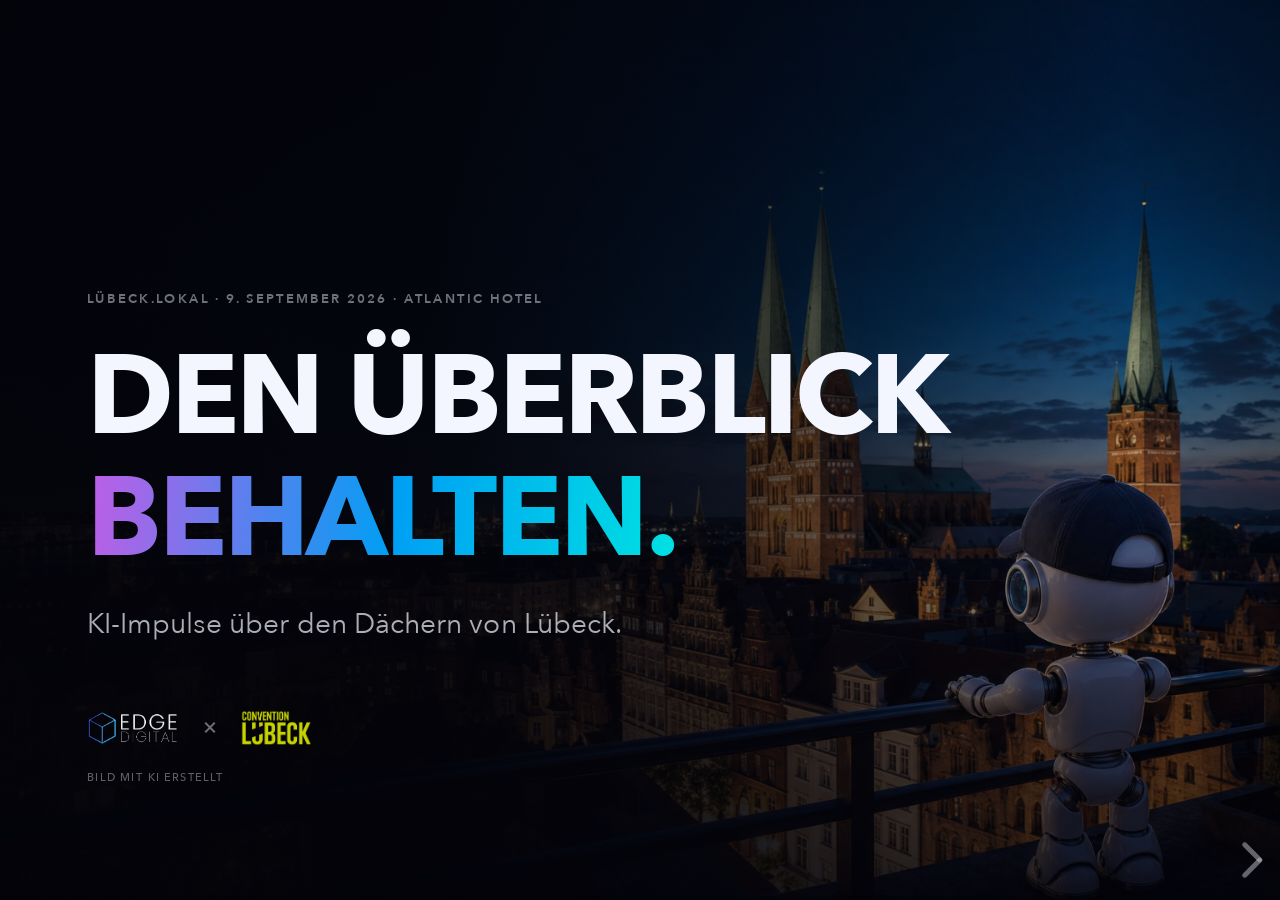
<file: index.html>
<!doctype html>
<html lang="de">
<head>
<meta charset="utf-8">
<meta name="viewport" content="width=device-width, initial-scale=1">
<title>Den Überblick behalten. KI-Impulse über den Dächern von Lübeck | EDGE Digital x Convention Bureau Lübeck</title>
<meta name="theme-color" content="#030309">
<link rel="icon" type="image/svg+xml" href="favicon.svg">
<!-- Als App installierbar: Chrome bietet dann "Installieren" an, das Fenster
     startet ohne Adressleiste und ohne Tableiste. -->
<link rel="manifest" href="manifest.webmanifest">
<meta name="apple-mobile-web-app-capable" content="yes">
<meta name="apple-mobile-web-app-status-bar-style" content="black-translucent">
<link rel="stylesheet" href="vendor/reveal/reveal.css">
<style>
/* ============================================================================
   DEN ÜBERBLICK BEHALTEN. KI-IMPULSE ÜBER DEN DÄCHERN VON LÜBECK
   Lübeck.lokal des Convention Bureau, Atlantic Hotel, 09.09.2026
   Stamm: das K64-Deck (cbl-aufgeweckt), nur Folien und Bilder sind neu.
   Gestaltung 1:1 aus der SoulByte-Schulung: Raumschwarz, Galaxie, Avenir Next,
   Typografie trägt die Fläche, Struktur aus Hairline-Trennern.
   Kein box-shadow (decktape-PDF-Bug). Kein Monospace. Keine Emojis.
   ========================================================================== */

@font-face { font-family: "Avenir Next LT"; src: url("assets/fonts/AvenirNext-Regular.ttf") format("truetype"); font-weight: 400; }
@font-face { font-family: "Avenir Next LT"; src: url("assets/fonts/AvenirNext-Medium.ttf") format("truetype"); font-weight: 500; }
@font-face { font-family: "Avenir Next LT"; src: url("assets/fonts/AvenirNext-DemiBold.ttf") format("truetype"); font-weight: 600; }
@font-face { font-family: "Avenir Next LT"; src: url("assets/fonts/AvenirNext-Bold.ttf") format("truetype"); font-weight: 700; }

:root {
  --raum: #030309;
  --weiss: #F4F6FF;
  --w-70: rgba(244, 246, 255, 0.70);
  --w-45: rgba(244, 246, 255, 0.45);
  --w-25: rgba(244, 246, 255, 0.25);
  --hairline: rgba(244, 246, 255, 0.14);
  --hairline-stark: rgba(244, 246, 255, 0.28);
  --purple: #C15DE6;
  --blau: #009FF4;
  --cyan: #00E2E2;
  --limette: #C7D300;      /* Convention Lübeck, nur als Gastfarbe */
  --warn: #ff6b5e;
  --ok: #3ad29f;
  --font: "Avenir Next LT", "Avenir Next", Avenir, "Nunito Sans", "Segoe UI", sans-serif;
}

/* Ohne diese Zeile rechnet der Browser Innenabstand und Rahmen ZUSÄTZLICH
   zur angegebenen Breite. Ein Kasten mit width:100% und 48px Padding wird
   dann 96px breiter als sein Platz und schiebt sich unter den Nachbarn.
   Genau das ist auf der Halluzinations-Folie passiert. */
*, *::before, *::after { box-sizing: border-box; }

html, body { background: var(--raum); font-family: var(--font); }
.reveal-viewport { background: transparent !important; }

/* ---------- Raum-Ebenen: liegen fix HINTER allen Folien ---------- */
#kosmos { position: fixed; inset: 0; z-index: 0; width: 100%; height: 100%; }
.nebel {
  position: fixed; inset: -20%; z-index: 0; pointer-events: none; filter: blur(60px);
  background:
    radial-gradient(38% 30% at 78% 24%, rgba(0, 159, 244, 0.10), transparent 70%),
    radial-gradient(34% 28% at 16% 80%, rgba(193, 93, 230, 0.11), transparent 70%),
    radial-gradient(24% 20% at 62% 86%, rgba(0, 226, 226, 0.07), transparent 70%);
  animation: nebel-atmen 46s ease-in-out infinite alternate;
}
@keyframes nebel-atmen {
  from { transform: translate3d(0, 0, 0) scale(1); opacity: 1; }
  to   { transform: translate3d(2.5%, -1.8%, 0) scale(1.06); opacity: .82; }
}
.vignette {
  position: fixed; inset: 0; z-index: 0; pointer-events: none;
  background: radial-gradient(140% 120% at 50% 42%, transparent 50%, rgba(1, 1, 4, 0.88) 100%);
}
.schnuppe {
  position: fixed; z-index: 0; width: 150px; height: 1.5px; pointer-events: none;
  background: linear-gradient(90deg, transparent, rgba(220, 235, 255, 0.9), transparent);
  filter: drop-shadow(0 0 6px rgba(160, 220, 255, 0.8));
  animation: schnuppen-flug 1.1s ease-out forwards;
}
@keyframes schnuppen-flug {
  from { opacity: 0; transform: rotate(var(--wk)) translateX(0); }
  12%  { opacity: 1; }
  to   { opacity: 0; transform: rotate(var(--wk)) translateX(46vw); }
}
@media (prefers-reduced-motion: reduce) {
  .nebel { animation: none; }
  .schnuppe { animation: none; display: none; }
}

/* ---------- Reveal-Grundgerüst ---------- */
.reveal { font-family: var(--font); font-size: 30px; color: var(--weiss); }
.reveal .slides { text-align: left; }
.reveal .slides > section { padding: 0; height: 1080px; }
.reveal .progress { color: var(--cyan); height: 4px; }
.reveal .controls { color: var(--w-45); }
.reveal ::selection { background: rgba(0, 226, 226, 0.28); }

.slide {
  width: 1920px; height: 1080px;
  display: flex !important; flex-direction: column;
  padding: 132px 130px 96px;
  box-sizing: border-box;
}
.slide.mittig { justify-content: center; align-items: center; text-align: center; }

/* Für Prüfung und PDF-Export: jede Animation sofort auf ihren Endzustand.
   Sonst fotografiert decktape die Folie mitten im Einlauf, und im PDF steht
   ein halb aufgebauter Kasten samt Schreibmaschinen-Cursor. */
body.standbild *, body.standbild *::before, body.standbild *::after {
  animation-duration: .001s !important;
  animation-delay: 0s !important;
  transition: none !important;
}
body.standbild .cursor, body.standbild .tippen::after { display: none !important; }
/* Bedienelemente gehören auf die Leinwand, nicht ins Export-PDF */
body.standbild .reveal .controls,
body.standbild .reveal .progress { display: none !important; }

/* ---------- Typografie ---------- */
h1, h2, h3, h4 { margin: 0; font-family: var(--font); }
.hero {
  font-size: 148px; line-height: 1.09; letter-spacing: -.025em; font-weight: 700;
  text-transform: uppercase; text-wrap: balance; margin: 0 0 28px;
}
.headline {
  font-size: 82px; line-height: 1.12; letter-spacing: -.02em; font-weight: 700;
  text-transform: uppercase; text-wrap: balance; margin: 0 0 20px; flex-shrink: 0;
}
/* Headlines mit gesetztem Umbruch: balance würde gegen die Satzgrenze
   rechnen und wieder mitten im Satz trennen. */
.headline.gesetzt, .hero.gesetzt { text-wrap: initial; }
.schimmer {
  background: linear-gradient(96deg, var(--purple), var(--blau) 52%, var(--cyan));
  -webkit-background-clip: text; background-clip: text; color: transparent;
}
.lead { color: var(--w-70); font-size: 35px; line-height: 1.5; max-width: 32em; text-wrap: balance; margin: 0; }
.slide.mittig .lead { margin-left: auto; margin-right: auto; }
.label {
  font-weight: 600; font-size: 20px; letter-spacing: .16em; text-transform: uppercase;
  color: var(--w-45);
}

/* ---------- Feld: dunkles Glas mit Space-Schimmer ---------- */
.feld {
  border: 1px solid var(--hairline);
  border-radius: 28px;
  background: rgba(8, 11, 22, 0.62);
  backdrop-filter: blur(14px); -webkit-backdrop-filter: blur(14px);
  padding: 40px 48px;
  position: relative; overflow: hidden;
}
.feld::after {
  content: ""; position: absolute; inset: 0; pointer-events: none;
  background:
    radial-gradient(90% 70% at 10% 0%, rgba(0, 226, 226, 0.07), transparent 60%),
    radial-gradient(80% 60% at 95% 100%, rgba(0, 159, 244, 0.05), transparent 60%);
}
.feld.zeilen > div:first-child { border-top: none; }
.feld.zeilen > div:last-child { border-bottom: none; }

/* ---------- Offene Spalten mit Hairline-Trennern ---------- */
.spalten { display: grid; width: 100%; }
.spalten > div { padding: 0 50px; }
.spalten > div:first-child { padding-left: 0; }
.spalten > div:last-child { padding-right: 0; }
.spalten > div + div { border-left: 1px solid var(--hairline); }
.spalten .sp-icon { margin-bottom: 24px; }
.spalten .sp-icon svg { width: 70px; height: 70px; }
.spalten h3 { font-size: 36px; font-weight: 700; letter-spacing: -.015em; margin: 0 0 14px; }
.spalten p { color: var(--w-70); font-size: 26px; line-height: 1.55; margin: 0; }
.sp-num { font-size: 46px; font-weight: 700; color: var(--cyan); margin-bottom: 16px; line-height: 1; }

/* ---------- Nummern-Badge: der drehende Verlaufs-Ring ----------
   Nie 01 02 03, immer die nackte Zahl. Der Markenverlauf läuft als Kontur
   einmal um den Kreis und rotiert langsam: dieselbe Sprache wie der
   Schimmer in den Headlines, nur in Bewegung. Die Drehung liegt auf einem
   Pseudo-Element mit transform, das läuft überall und kostet kein Layout. */
.ring {
  position: relative; width: 84px; height: 84px; border-radius: 50%;
  padding: 3px; overflow: hidden; flex-shrink: 0; display: inline-block;
}
.ring::before {
  content: ""; position: absolute; inset: -30%; border-radius: 50%;
  background: conic-gradient(var(--purple), var(--blau) 38%, var(--cyan) 62%, var(--purple));
  animation: ring-drehen 5s linear infinite;
}
.ring > b {
  position: relative; display: grid; place-items: center;
  width: 100%; height: 100%; border-radius: 50%;
  background: #070a14; font-size: 38px; font-weight: 700; color: var(--weiss);
}
.ring.warn::before { background: conic-gradient(#ff9a8e, var(--warn) 45%, #b23a2f 75%, #ff9a8e); }
.ring.ok::before { background: conic-gradient(#8fe9c9, var(--ok) 45%, #1e8f68 75%, #8fe9c9); }
.ring.klein { width: 72px; height: 72px; }
.ring.klein > b { font-size: 32px; }
@keyframes ring-drehen { to { transform: rotate(360deg); } }
@media (prefers-reduced-motion: reduce) { .ring::before { animation: none; } }

/* ---------- Fließband: rein, tippen, raus ---------- */
.band { display: flex; gap: 26px; align-items: stretch; }
/* Band plus Merkzeile stehen als Gruppe mittig im Rest der Folie. Die Kästen
   sind so hoch wie der längste von ihnen, nicht so hoch wie die Folie:
   ein Loch im Kasten liest sich als Fehler, Luft um die Gruppe als Absicht. */
.gruppe-mittig { display: flex; flex-direction: column; justify-content: center; gap: 34px; min-height: 0; }
.band .pfeil-r { flex-shrink: 0; align-self: center; }
.station { display: flex; flex-direction: column; min-width: 0; }
.station-kopf { display: flex; align-items: center; gap: 18px; margin-bottom: 20px; }
.station .feld { flex: 1; display: flex; flex-direction: column; justify-content: center; gap: 22px; }
.stich { display: flex; gap: 18px; align-items: flex-start; font-size: 29px; line-height: 1.45; }
.stich svg { width: 34px; height: 34px; flex-shrink: 0; margin-top: 2px; }

/* ---------- Zeilen-Liste mit Piktogramm ----------
   Jede Zeile trägt ihr eigenes Zeichen, damit sie unterscheidbar bleibt
   und nicht als Textblock gelesen wird. */
.zeilen.mit-ikon > div { display: flex; align-items: center; gap: 24px; }
.zeilen.mit-ikon svg { width: 30px; height: 30px; flex-shrink: 0; }

/* ---------- Zeilen-Listen ---------- */
.zeilen { display: flex; flex-direction: column; width: 100%; }
.zeilen > div { padding: 24px 6px; border-bottom: 1px solid var(--hairline); }
.zeilen > div:first-child { border-top: 1px solid var(--hairline); }

/* ---------- Takeaway: Statement statt Box ---------- */
.takeaway { text-align: center; padding-top: 6px; }
.takeaway::before {
  content: ""; display: block; width: 90px; height: 3px; margin: 0 auto 24px;
  background: linear-gradient(90deg, var(--purple), var(--blau) 52%, var(--cyan));
  border-radius: 2px;
}
.takeaway p { font-size: 40px; font-weight: 600; line-height: 1.35; margin: 0; text-wrap: balance; }

/* ---------- Chrome (fixe Overlays) ---------- */
.chrome { position: fixed; z-index: 20; pointer-events: none; transition: opacity .3s; }
/* Die Werte sind Folienpixel und werden mit --folie-skala umgerechnet, die
   Ränder kommen aus der tatsächlichen Lage der Bühne im Fenster. */
.chrome-edge {
  top: calc(var(--folie-oben, 0px) + 34px * var(--folie-skala, 1));
  left: calc(var(--folie-links, 0px) + 56px * var(--folie-skala, 1));
}
.chrome-edge img { height: calc(50px * var(--folie-skala, 1)); display: block; }
.chrome-client {
  top: calc(var(--folie-oben, 0px) + 40px * var(--folie-skala, 1));
  right: calc(var(--folie-rechts, 0px) + 56px * var(--folie-skala, 1));
}
.chrome-client img { height: calc(40px * var(--folie-skala, 1)); display: block; opacity: .9; }
.chrome-num {
  bottom: calc(var(--folie-unten, 0px) + 36px * var(--folie-skala, 1));
  left: calc(var(--folie-links, 0px) + 60px * var(--folie-skala, 1));
  font-weight: 600; font-size: calc(21px * var(--folie-skala, 1));
  letter-spacing: .12em; color: var(--w-45);
}
body.chrome-aus .chrome-edge, body.chrome-aus .chrome-client { opacity: 0; }
body.deckblatt .chrome-num { opacity: 0; }

/* ---------- Divider ---------- */
.riesenzahl {
  position: absolute; top: 50%; right: 120px; transform: translateY(-50%);
  font-size: 620px; font-weight: 700; line-height: 1; pointer-events: none;
  color: transparent; -webkit-text-stroke: 2px rgba(244, 246, 255, 0.10);
}
.divider-zeit {
  font-weight: 500; font-size: 24px; letter-spacing: .18em; color: var(--w-45);
  margin-top: 32px; text-transform: uppercase;
}

/* ============================================================================
   EIGENE BAUTEILE FÜR DIESEN VORTRAG
   ========================================================================== */

/* ---------- Kaffeetasse auf der Titelfolie ----------
   Der Dampf steigt in drei Fäden unterschiedlich schnell auf. Reine CSS-
   Animation auf einem SVG-Pfad: läuft auch dann weiter, wenn der Browser
   die Seite im Hintergrund hält und rAF anhält. */
.tasse { width: 268px; height: 268px; display: block; }
.dampf { stroke: rgba(244, 246, 255, .5); stroke-width: 4.5; fill: none; stroke-linecap: round; }
.dampf-1 { animation: dampf-steigen 4.2s ease-in-out infinite; }
.dampf-2 { animation: dampf-steigen 5.4s ease-in-out infinite .6s; }
.dampf-3 { animation: dampf-steigen 4.8s ease-in-out infinite 1.2s; }
@keyframes dampf-steigen {
  0%   { opacity: 0; transform: translateY(14px) scaleY(.7); }
  25%  { opacity: .85; }
  100% { opacity: 0; transform: translateY(-30px) scaleY(1.25); }
}
@media (prefers-reduced-motion: reduce) { .dampf-1, .dampf-2, .dampf-3 { animation: none; opacity: .55; } }

/* ---------- Mail- und Chatfenster ----------
   Ein Fenster steht für "das hier kennt ihr aus eurem Postfach". Die Kopfzeile
   trägt Absender und Betreff, damit der Text darunter ohne Erklärung wirkt. */
.fenster {
  border: 1px solid var(--hairline); border-radius: 20px; overflow: hidden;
  background: rgba(8, 11, 22, .72); backdrop-filter: blur(14px); -webkit-backdrop-filter: blur(14px);
  display: flex; flex-direction: column;
}
.fenster-kopf {
  padding: 22px 34px; border-bottom: 1px solid var(--hairline);
  display: flex; align-items: baseline; gap: 20px; flex-wrap: wrap;
}
.fenster-kopf .von { font-size: 24px; font-weight: 600; color: var(--w-70); }
.fenster-kopf .betreff { font-size: 24px; color: var(--w-45); }
.fenster-leib { padding: 32px 34px; font-size: 29px; line-height: 1.55; color: var(--weiss); }
.fenster-leib p { margin: 0 0 18px; }
.fenster-leib p:last-child { margin-bottom: 0; }
.fenster-fuss { padding: 18px 34px 24px; border-top: 1px solid var(--hairline); }

/* ---------- Gegenüberstellung schwach gegen gut ----------
   Kein farbiger Balken als Dekoration: die Wertung steht als Wort über der
   Spalte, die Fläche bleibt ruhig. Nur ein Hauch Farbe im Hintergrund. */
.gegen { display: grid; grid-template-columns: 1fr 1fr; gap: 34px; width: 100%; }
.gegen > div { display: flex; flex-direction: column; }
.wertung { font-weight: 700; font-size: 22px; letter-spacing: .18em; text-transform: uppercase; margin-bottom: 16px; }
.wertung.schwach { color: var(--warn); }
.wertung.gut { color: var(--ok); }
.karte-schwach { border-color: rgba(255, 107, 94, .28); }
.karte-gut { border-color: rgba(58, 210, 159, .32); background: rgba(9, 18, 20, .68); }

/* ---------- Prompt-Zeile ----------
   Der Prompt ist das Werkzeug, deshalb steht er nicht in Fließtext, sondern
   in einer eigenen Zeile mit vorangestelltem Zeichen. Kein Monospace: die
   Runde soll ihn lesen wie einen Satz, nicht wie Code. */
.prompt {
  border: 1px solid var(--hairline-stark); border-radius: 18px;
  background: rgba(0, 226, 226, .045);
  padding: 26px 32px; font-size: 28px; line-height: 1.5; color: var(--weiss);
  display: flex; gap: 18px; align-items: flex-start;
}
.prompt::before {
  content: ""; flex: 0 0 10px; height: 10px; margin-top: 14px; border-radius: 50%;
  background: linear-gradient(96deg, var(--purple), var(--cyan));
}
.prompt.klein { font-size: 25px; padding: 20px 26px; }
.prompt b { font-weight: 700; color: var(--cyan); }
/* blinkender Balken hinter getipptem Text */
.cursor { display: inline-block; width: 3px; height: 1em; margin-left: 4px;
  background: var(--cyan); vertical-align: text-bottom; animation: blinken 1s steps(2) infinite; }
@keyframes blinken { 0%, 50% { opacity: 1; } 51%, 100% { opacity: 0; } }

/* ---------- Wortzahl unter dem Prompt ----------
   Ersetzt den Erklärabsatz: der Größenunterschied zwischen beiden Prompts
   ist eine Zahl und braucht keinen Satz. margin-top:auto stellt beide Zahlen
   auf dieselbe Linie, egal wie lang der Prompt darüber ist. */
.wortzahl { display: flex; align-items: baseline; gap: 18px; padding-top: 26px; }
.wortzahl .zahl { font-size: 104px; font-weight: 700; letter-spacing: -.03em; line-height: 1; }
.wortzahl .was { font-size: 27px; color: var(--w-45); }
.wortzahl.schwach .zahl { color: var(--w-45); }
.wortzahl.gut .zahl {
  background: linear-gradient(96deg, var(--purple), var(--blau) 52%, var(--cyan));
  -webkit-background-clip: text; background-clip: text; color: transparent;
}

/* ---------- Notizzettel: der handschriftliche Ausgangspunkt ---------- */
.zettel {
  border: 1px dashed var(--hairline-stark); border-radius: 18px;
  padding: 26px 32px; background: rgba(244, 246, 255, .03);
}
.zettel ul { margin: 0; padding: 0; list-style: none; }
.zettel li { font-size: 27px; line-height: 1.75; color: var(--w-70); }
.zettel li::before { content: "·"; color: var(--cyan); font-weight: 700; margin-right: 14px; }

/* ---------- Bausteine des Prompts ---------- */
.baustein-kopf { font-weight: 700; font-size: 26px; letter-spacing: .2em; text-transform: uppercase; margin-bottom: 12px; }
.b-rolle { color: var(--purple); }
.b-ziel { color: var(--blau); }
.b-kontext { color: var(--cyan); }
.b-aufgabe { color: var(--limette); }

/* ---------- Pizza ---------- */
.pizza { width: 340px; height: 340px; display: block; margin: 0 auto; }
.pizza .zutat { opacity: 0; transition: opacity .5s ease; }
.pizza.fertig .zutat { opacity: 1; }
.pizza.fertig .zutat:nth-of-type(2) { transition-delay: .25s; }
.pizza.fertig .zutat:nth-of-type(3) { transition-delay: .5s; }
.pizza.fertig .zutat:nth-of-type(4) { transition-delay: .75s; }

/* ---------- Sterne für die Bewertung ---------- */
.sterne { display: flex; gap: 6px; }
.sterne svg { width: 30px; height: 30px; }
.stern-voll { fill: #ffc531; }
.stern-leer { fill: rgba(244, 246, 255, .16); }

/* ---------- Zeitstrahl ---------- */
.strahl { position: relative; width: 100%; padding-top: 20px; }
.strahl-linie { position: absolute; left: 0; right: 0; top: 96px; height: 2px; border: none; margin: 0;
  background: linear-gradient(90deg, rgba(244,246,255,.18), var(--blau) 55%, var(--cyan)); }
.strahl-reihe { display: grid; grid-template-columns: repeat(5, 1fr); gap: 26px; position: relative; }
.strahl-punkt { text-align: center; }
/* Die Jahreszahl bekommt eine feste Zeilenhöhe. Sonst schiebt die größere
   Schrift von "Heute" den eigenen Knoten unter die Linie der anderen. */
.strahl-jahr {
  font-size: 40px; font-weight: 700; letter-spacing: -.01em; color: var(--w-45);
  height: 56px; display: flex; align-items: center; justify-content: center; margin-bottom: 22px;
}
.strahl-punkt.jetzt .strahl-jahr { color: var(--cyan); font-size: 46px; }
.strahl-knoten { width: 16px; height: 16px; border-radius: 50%; background: var(--w-25); margin: 0 auto 30px; }
.strahl-punkt.jetzt .strahl-knoten {
  width: 22px; height: 22px; background: var(--cyan); margin: -3px auto 27px;
}
.strahl-text { font-size: 25px; line-height: 1.45; color: var(--w-70); padding: 0 8px; text-wrap: balance; }

/* ---------- Takeaway-Liste ---------- */
.mitnehmen { display: grid; grid-template-columns: 1fr 1fr; gap: 0 60px; width: 100%; }
.mitnehmen > div { display: flex; gap: 30px; align-items: center; padding: 26px 4px; border-bottom: 1px solid var(--hairline); }
.mitnehmen .nr { flex: 0 0 62px; }
.mitnehmen .satz { font-size: 35px; line-height: 1.35; font-weight: 600; }
.mitnehmen .satz small { display: block; font-size: 26px; color: var(--w-45); margin-top: 6px; }

/* ---------- Warnliste (was nie ins Tool gehört) ---------- */
.nie { display: grid; grid-template-columns: repeat(3, 1fr); gap: 20px 34px; width: 100%; }
.nie > div { display: flex; gap: 24px; align-items: center; font-size: 36px; line-height: 1.3; padding: 26px 0; }
.nie .zeichen { flex: 0 0 50px; height: 50px; border-radius: 50%; display: grid; place-items: center;
  background: rgba(255, 107, 94, .12); }
.nie .zeichen svg { width: 28px; height: 28px; stroke: var(--warn); }

/* ---------- Portraits ---------- */
.koepfe { display: flex; gap: 56px; }
.kopf { display: flex; align-items: center; gap: 28px; }
.kopf-foto {
  width: 224px; height: 224px; border-radius: 50%; flex: 0 0 224px;
  border: 1px solid var(--hairline-stark);
  background:
    radial-gradient(75% 70% at 50% 12%, rgba(0, 226, 226, .10), transparent 62%),
    radial-gradient(80% 80% at 50% 100%, rgba(0, 159, 244, .10), transparent 60%),
    rgba(12, 16, 30, .78);
  position: relative; overflow: hidden;
}
.kopf-foto img { position: absolute; left: 50%; bottom: 0; transform: translateX(-50%);
  width: 104%; height: auto; display: block; }
.kopf-name { font-size: 46px; font-weight: 700; }
.kopf-rolle { font-size: 28px; color: var(--w-45); margin-top: 8px; }

/* ---------- Vollflächiges Bild hinter einer Trennfolie ----------
   Der Verlauf darüber ist kein Effekt, sondern Bedingung: ohne ihn steht
   weiße Schrift auf einem Foto mit hellen Stellen und wird unlesbar.
   Bei "seite" läuft er von links (fast deckend) nach rechts (offen), also
   entgegengesetzt zur Leserichtung der Headline. */
/* Der Schleier gehört auf Reveals Hintergrund-Ebene: sie deckt das ganze
   Fenster, während die Bühne nur 16:9 ist. Lag das Bild im Slide, endete es
   an der Folienkante und daneben lief die Galaxie weiter. */
.reveal .slide-background[data-schleier]::after { content: ""; position: absolute; inset: 0; }
.reveal .slide-background[data-schleier="seite"]::after {
  background:
    linear-gradient(90deg, rgba(3, 3, 9, .97) 0%, rgba(3, 3, 9, .88) 38%, rgba(3, 3, 9, .35) 78%, rgba(3, 3, 9, .55) 100%),
    linear-gradient(0deg, rgba(3, 3, 9, .7) 0%, transparent 45%);
}
/* "leicht" lässt das Motiv sichtbar: nur oben und unten so viel Dunkel,
   dass Headline und Uferzeilen lesbar bleiben. */
.reveal .slide-background[data-schleier="leicht"]::after {
  background: linear-gradient(180deg, rgba(3, 3, 9, .74) 0%, rgba(3, 3, 9, .28) 30%, rgba(3, 3, 9, .22) 62%, rgba(3, 3, 9, .68) 100%);
}
.reveal .slide-background[data-schleier="mittig"]::after {
  background: radial-gradient(120% 100% at 50% 50%, rgba(3, 3, 9, .8) 0%, rgba(3, 3, 9, .92) 55%, rgba(3, 3, 9, .97) 100%);
}
/* Hinter einem Vollbild hat die Galaxie nichts zu suchen */
body.bildfolie #kosmos, body.bildfolie .nebel, body.bildfolie .vignette { opacity: 0; }
#kosmos, .nebel, .vignette { transition: opacity .4s; }
/* Wir verlangen die Kennzeichnung auf Folie 20 selbst, also steht sie auch
   an unserem eigenen Bild. Dezent, aber vorhanden. */
.bild-quelle {
  position: absolute; left: 130px; bottom: 40px; z-index: 2;
  font-weight: 500; font-size: 17px; letter-spacing: .1em; text-transform: uppercase;
  color: rgba(244, 246, 255, .38);
}

/* ---------- Beispiel-Posting mit Kennzeichnung ----------
   Das Bild auf der Rechtsfolie ist selbst mit KI erzeugt. Die Zeile darunter
   ist die Kennzeichnung, die das Gesetz verlangt, und zugleich die Vorlage,
   die die Runde abschreiben kann. */
.posting { border: 1px solid var(--hairline-stark); border-radius: 20px; overflow: hidden; background: rgba(8, 11, 22, .7); }
.posting img { width: 100%; height: 420px; object-fit: cover; display: block; }
.posting .hinweis {
  display: flex; align-items: center; gap: 16px;
  padding: 22px 26px; font-size: 25px; color: var(--w-70); border-top: 1px solid var(--hairline);
}
.posting .hinweis svg { width: 26px; height: 26px; flex: 0 0 26px; stroke: var(--cyan); }

/* ---------- Vier Bilder als Beleg ----------
   Enge Fugen und gleiche Rundung lassen die vier als eine Fläche lesen.
   Die Bildunterschrift trägt den Ort, nicht die Erklärung. */
.galerie { display: grid; grid-template-columns: repeat(2, 1fr); gap: 20px; width: 100%; }
.galerie figure { margin: 0; position: relative; overflow: hidden; border-radius: 18px;
  border: 1px solid var(--hairline); }
.galerie img { width: 100%; height: 100%; object-fit: cover; display: block; }
.galerie figcaption {
  position: absolute; left: 0; right: 0; bottom: 0; padding: 40px 24px 16px;
  font-weight: 600; font-size: 22px; letter-spacing: .1em; text-transform: uppercase;
  color: var(--weiss);
  background: linear-gradient(0deg, rgba(3, 3, 9, .88), transparent);
}

/* ---------- Bilder in Flex-Spalten ----------
   In einer Spalten-Flexbox gilt align-items:stretch. Ein Bild mit fester Höhe
   und width:auto wird dadurch auf die Containerbreite gezogen und verzerrt.
   Hier stand der Roboter am Laptop 825px breit statt 195px. */
.gegen > div > img, .spalte > img, .zeilen > img { align-self: flex-start; }

/* ---------- Protokoll: eine Geschichte von oben nach unten ----------
   Drei Zeilen statt drei Blöcke: die Leute lesen abwärts, nicht über die
   Fläche. Die Zeitmarken sind bewusst fast gleich lang (Davor, Dabei,
   Danach), damit die Textspalte daneben auf einer Kante steht. */
.protokoll { display: flex; gap: 50px; align-items: stretch; min-height: 0; }
.protokoll .liste { flex: 1; display: flex; flex-direction: column; justify-content: center; }
.protokoll .zeile { display: flex; gap: 34px; align-items: center; padding: 34px 46px; border-bottom: 1px solid var(--hairline); }
.protokoll .zeile:last-child { border-bottom: none; }
.protokoll .wann {
  font-size: 22px; letter-spacing: .16em; text-transform: uppercase;
  color: var(--w-45); font-weight: 600; flex: 0 0 150px;
}
.protokoll .was { font-size: 33px; line-height: 1.35; }
.protokoll .zeile.schluss .wann { color: var(--warn); }
.protokoll .zeile.schluss .was { font-size: 44px; font-weight: 700; }
.protokoll .beweis {
  flex: 0 0 430px; border-radius: 26px; overflow: hidden;
  border: 1px solid var(--hairline); position: relative; margin: 0;
}
.protokoll .beweis img { width: 100%; height: 100%; object-fit: cover; object-position: center 30%; display: block; }
.protokoll .beweis figcaption {
  position: absolute; left: 0; right: 0; bottom: 0; padding: 22px 26px;
  background: linear-gradient(0deg, rgba(3, 3, 9, .94), transparent);
  font-size: 22px; color: var(--w-70);
}

/* ---------- Collage: echte Fotos, echte Menschen ----------
   Drei mal drei Kacheln im Seitenverhältnis 3:2, enge Fugen, gleiche Rundung:
   so lesen sich die neun Bilder als eine Fläche statt als Tabelle. */
.collage {
  display: grid; grid-template-columns: repeat(3, 1fr); gap: 12px;
  width: 100%; align-content: center;
}
.collage img {
  width: 100%; aspect-ratio: 3 / 2; object-fit: cover; display: block;
  border-radius: 12px; border: 1px solid var(--hairline);
}

/* ---------- Der Begleiter ----------
   Freigestellt, deshalb ohne Rahmen und ohne Fläche: er steht einfach da. */
.begleiter { position: absolute; z-index: 3; pointer-events: none; }
.begleiter img { display: block; height: 100%; width: auto; }

/* ---------- Die offiziellen EU-Zeichen plus QR ----------
   Die Icons liegen als SVG in Weiß vor, deshalb brauchen sie keine Fläche
   hinter sich. Der QR-Code bleibt bewusst dunkel auf hell: helle Module auf
   dunklem Grund lesen ältere Scanner nicht zuverlässig, und dieser Code wird
   im Saal vom Beamer abfotografiert. */
.zeichen-reihe { display: flex; align-items: center; gap: 44px; }
.zeichen-reihe .eu-icon { display: block; }
.qr { display: flex; align-items: center; gap: 20px; }
.qr img { width: 140px; height: 140px; display: block; border-radius: 12px; }
.qr span { font-size: 22px; line-height: 1.35; color: var(--w-45); }

/* ---------- Platzhalter für offene Punkte ---------- */
.ph {
  border: 2px dashed var(--hairline-stark); border-radius: 26px;
  display: flex; flex-direction: column; align-items: center; justify-content: center;
  gap: 14px; color: var(--w-25); background: rgba(244, 246, 255, 0.02); padding: 40px;
  text-align: center;
}
.ph .label { color: var(--w-25); font-size: 16px; letter-spacing: .2em; }
.ph p { font-size: 26px; color: var(--w-45); margin: 0; max-width: 24em; line-height: 1.5; }

/* ---------- Aufbau einer Folie ----------
   Regel: erst die Headline, allein. Danach Segment für Segment, ein Klick je
   Segment. Headline und Inhalt kommen nie zusammen.
   Die Headline ist deshalb KEIN Fragment: sie würde sonst einen eigenen Klick
   kosten und die Folie liefe leer an. Stattdessen läuft sie beim Blättern von
   selbst ein, sobald die Folie steht. */
.reveal .slides section.present .headline,
.reveal .slides section.present .hero {
  animation: kopf-ein .5s cubic-bezier(.2, .7, .3, 1) both;
}
@keyframes kopf-ein {
  from { opacity: 0; transform: translateY(20px); }
  to   { opacity: 1; transform: translateY(0); }
}
/* Beim Zurückblättern und in der Übersicht stört das Einlaufen nur */
.reveal.overview .headline, .reveal.overview .hero { animation: none !important; }
@media (prefers-reduced-motion: reduce) {
  .reveal .slides section.present .headline,
  .reveal .slides section.present .hero { animation: none; }
}

/* ---------- Fragmente ---------- */
.reveal .fragment.fade-up { transform: translateY(14px); }
.reveal .fragment.fade-up.visible { transform: translateY(0); }

/* ---------- Utility ---------- */
.reihe { display: flex; gap: 34px; }
.spalte { display: flex; flex-direction: column; gap: 34px; }
.wachsen { flex: 1; min-height: 0; }
.mt-auto { margin-top: auto; }
.mt { margin-top: 40px; }
.zentriert { text-align: center; }
.cyan { color: var(--cyan); }
.warn { color: var(--warn); }
.ok { color: var(--ok); }
.limette { color: var(--limette); }
.quelle { font-size: 19px; color: var(--w-25); letter-spacing: .04em; }

/* ---------- Titel: beide Logos unten links ---------- */
.titel-logos { position: absolute; left: 130px; bottom: 96px; display: flex; align-items: center; gap: 34px; }
.titel-logos img { height: 54px; display: block; }
.titel-x { font-size: 36px; color: var(--w-45); font-weight: 500; }
/* Text rechts, wenn das Motiv links steht */
.slide.rechts { align-items: flex-end; text-align: right; }
.slide.rechts .titel-logos { left: auto; right: 130px; }
.slide.rechts .bild-quelle { left: auto; right: 130px; }
.reveal .slide-background[data-schleier="seite-rechts"]::after {
  background:
    linear-gradient(270deg, rgba(3, 3, 9, .97) 0%, rgba(3, 3, 9, .88) 38%, rgba(3, 3, 9, .35) 78%, rgba(3, 3, 9, .55) 100%),
    linear-gradient(0deg, rgba(3, 3, 9, .7) 0%, transparent 45%);
}
/* Die vier Arten von Werkzeug bekommen je eine eigene Figur statt eines
   abstrakten Icons. Feste Hoehe, damit alle vier Koepfe auf einer Linie sitzen. */
.sp-robo { height: 158px; display: flex; align-items: flex-end; margin-bottom: 14px; }
/* Zwei der vier Namen brauchen zwei Zeilen: feste Kopfhoehe haelt die
   Ueberschriften darunter trotzdem auf einer Linie. */
.spalten .baustein-kopf { min-height: 2.1em; }
.sp-robo img { height: 100%; width: auto; display: block; filter: drop-shadow(0 14px 26px rgba(0, 0, 0, .55)); }
/* Podcast-Wellenfeld auf Fensterebene: zwischen Hintergrund und Folien,
   sichtbar nur auf der Podcast-Folie. Kein z-index, die DOM-Reihenfolge
   (nach .backgrounds, vor .slides) regelt die Stapelung. */
#podcast-fenster { position: absolute; inset: 0; pointer-events: none; opacity: 0; transition: opacity .5s; }
#podcast-fenster.an { opacity: 1; }
#podcast-fenster canvas { position: absolute; inset: 0; width: 100%; height: 100%; display: block; }
#podcast-fenster .podcast-schleier { position: absolute; inset: 0; }
/* Unsichtbarer Startpunkt fuer Video und Podcast: zaehlt fuer Reveal als
   Fragment, darf aber keinen Platz einnehmen. */
.medien-start { position: absolute; left: 0; top: 0; width: 1px; height: 1px; opacity: 0; pointer-events: none; }
/* Kapitel-Trenner: knallig in der Kapitelfarbe, mit der passenden Figur.
   Der Schein liegt hinter dem Text, damit die Farbe den Raum füllt. */
.kap-trenner .kap-wort { color: var(--kf); }
/* Eine Groesse fuer alle vier, sonst tanzt jeder Trenner anders. */
.kap-titel { font-size: 126px; margin: 0; line-height: 1.06; }
.kap-trenner .slide::before {
  content: ""; position: absolute; left: -12%; top: 50%; width: 78%; height: 86%;
  transform: translateY(-50%); pointer-events: none; z-index: 0;
  background: radial-gradient(circle at 40% 50%, color-mix(in srgb, var(--kf) 30%, transparent) 0%, transparent 68%);
  filter: blur(70px);
}
/* Nur die Textebene anheben: der Begleiter ist bereits absolut positioniert
   und traegt seinen eigenen z-index. Ihn hier mitzunehmen, holt ihn zurueck
   in den Fluss und er landet links oben. */
.kap-trenner .slide > *:not(.begleiter) { position: relative; z-index: 1; }
/* Titelbild: die Stadt bleibt sichtbar, links liegt genug Dunkel für die
   große Headline. Kräftiger als "seite", weil die Gebäude hell leuchten. */
.reveal .slide-background[data-schleier="titel"]::after {
  background:
    linear-gradient(90deg, rgba(3, 3, 9, .97) 0%, rgba(3, 3, 9, .94) 34%, rgba(3, 3, 9, .72) 58%, rgba(3, 3, 9, .3) 88%, rgba(3, 3, 9, .5) 100%),
    linear-gradient(0deg, rgba(3, 3, 9, .78) 0%, transparent 42%);
}
/* Zettel: Inhalt so groß, dass der Kasten neben dem Fragezeichen nicht leer wirkt */
.zettel ul { font-size: 0; }
.zettel li { font-size: 31px; line-height: 1.9; }

/* ---------- Der Kompass im Raum ----------
   Eine Scheibe, um 58 Grad nach hinten gekippt, zwei Ringe darunter für die
   Tiefe, eine Nadel, die von Frage zu Frage wandert. Alles CSS-3D, kein
   WebGL: läuft im Standbild ebenso wie im Vortrag, und ohne box-shadow. */
.kompass-buehne { flex: 0 0 620px; height: 640px; position: relative; perspective: 1700px; }
.kompass {
  position: absolute; left: 50%; top: 46%; width: 540px; height: 540px;
  transform: translate(-50%, -50%) rotateX(58deg) rotateZ(-14deg);
  transform-style: preserve-3d;
  animation: kompass-schweben 7s ease-in-out infinite alternate;
}
@keyframes kompass-schweben {
  from { transform: translate(-50%, -52%) rotateX(58deg) rotateZ(-16deg); }
  to   { transform: translate(-50%, -48%) rotateX(56deg) rotateZ(-11deg); }
}
.kompass-ring {
  position: absolute; inset: 0; border-radius: 50%;
  border: 1px solid rgba(244, 246, 255, .18); background: rgba(6, 8, 18, .9);
}
.kompass-ring.r1 { transform: translateZ(-14px); }
.kompass-ring.r2 { transform: translateZ(-28px); background: rgba(3, 4, 12, .95); }
.kompass-ring::before {
  content: ""; position: absolute; inset: -3px; border-radius: 50%;
  background: conic-gradient(var(--purple), var(--blau) 38%, var(--cyan) 62%, var(--purple));
  z-index: -1; opacity: .55;
}
.kompass-scheibe { position: absolute; inset: 0; transform: translateZ(2px); }
.kompass-scheibe svg { width: 100%; height: 100%; display: block; }
.kompass-buchstabe { font-family: var(--font); font-weight: 700; font-size: 25px; text-anchor: middle; }
.kompass-nadel {
  position: absolute; left: 50%; top: 50%; width: 28px; height: 400px;
  margin: -200px 0 0 -14px; transform-style: preserve-3d;
  animation: nadel-wandern 16s cubic-bezier(.5, 0, .2, 1) infinite;
}
.kompass-nadel i {
  position: absolute; left: 0; width: 28px; height: 200px;
  clip-path: polygon(50% 0, 100% 100%, 0 100%);
}
.kompass-nadel i:first-child { top: 0; background: linear-gradient(180deg, var(--cyan), var(--blau)); }
.kompass-nadel i:last-child { top: 200px; transform: rotate(180deg); background: linear-gradient(180deg, rgba(244,246,255,.7), rgba(244,246,255,.25)); }
.kompass-achse {
  position: absolute; left: 50%; top: 50%; width: 38px; height: 38px; margin: -19px 0 0 -19px;
  border-radius: 50%; background: #F4F6FF; border: 4px solid #070a14; transform: translateZ(6px);
}
/* Die Nadel hält auf jeder Richtung an: Rolle, Aufgabe, Kontext, Förmchen */
@keyframes nadel-wandern {
  0%, 20%   { transform: rotate(0deg); }
  25%, 45%  { transform: rotate(90deg); }
  50%, 70%  { transform: rotate(180deg); }
  75%, 95%  { transform: rotate(270deg); }
  100%      { transform: rotate(360deg); }
}
.kompass-schatten {
  position: absolute; left: 50%; bottom: 6px; width: 520px; height: 84px; transform: translateX(-50%);
  border-radius: 50%; background: radial-gradient(50% 50% at 50% 50%, rgba(0, 226, 226, .22), transparent 70%);
}
@media (prefers-reduced-motion: reduce) { .kompass, .kompass-nadel { animation: none; } }

/* Die vier Fragen neben dem Kompass */
.kompass-zeile { display: grid; grid-template-columns: 210px 1fr; column-gap: 28px; padding: 32px 6px; }
.kompass-zeile .baustein-kopf { margin: 8px 0 0; font-size: 23px; }
.kompass-zeile b { font-size: 40px; font-weight: 700; display: block; line-height: 1.2; }
.kompass-zeile span:last-child { grid-column: 2; font-size: 28px; color: var(--w-70); margin-top: 6px; }

/* Drei Antworten: Frage klein, Antwort groß, nichts sonst */
.antwort { padding: 40px 6px; }
.antwort .label { display: block; margin-bottom: 14px; }
.antwort p { font-size: 44px; font-weight: 600; line-height: 1.3; margin: 0; }
/* ---------- Kapitel-Marker: wo sind wir gerade? ----------
   Ein farbiger Punkt in der Farbe des jeweiligen Werkzeugs, oben über der
   Headline. Vier Farben, den ganzen Vormittag dieselben. */
.kapitel { display: flex; align-items: center; gap: 12px; margin: 0 0 14px;
  font-weight: 600; font-size: 20px; letter-spacing: .16em; text-transform: uppercase; color: var(--w-45); }
.kapitel i { width: 10px; height: 10px; border-radius: 50%; display: block; }
.slide.podcast-buehne .kapitel { position: relative; z-index: 1; }

/* ---------- Agenda: was heute passiert ---------- */
.agenda-zeile { display: grid; grid-template-columns: 32px 430px 1fr; align-items: baseline; column-gap: 28px; padding: 44px 12px; }
.agenda-zeile .punkt { width: 15px; height: 15px; border-radius: 50%; display: block; }
.agenda-zeile b { font-size: 50px; font-weight: 700; }
.agenda-zeile span:last-child { font-size: 36px; color: var(--w-70); }

/* ---------- Bildreihe: ein Foto, drei Schritte ----------
   Jede Station zeigt ihr Ergebnis als Bild, Schritt 1 trägt das Ausgangsfoto
   als kleines Bild in der Ecke, damit der Vorher-Nachher-Sprung sichtbar ist. */
.demo-bild { position: relative; border-radius: 18px; overflow: hidden; border: 1px solid var(--hairline-stark); margin-bottom: 18px; }
.demo-bild img { width: 100%; aspect-ratio: 16 / 9; object-fit: cover; display: block; }
.demo-bild .vorher {
  position: absolute; left: 14px; bottom: 14px; width: 31%; aspect-ratio: 16 / 9;
  border: 2px solid rgba(244, 246, 255, .85); border-radius: 10px;
}
.demo-bild .vorher + .vorher-label, .demo-bild::after { content: none; }
/* ---------- Videofenster: der Roboter spricht ----------
   Start nur per Klick oder Leertaste. Der Knopf verschwindet beim Abspielen. */
.video-fenster {
  position: relative; width: 1500px; border-radius: 28px; overflow: hidden;
  border: 1px solid var(--hairline-stark); background: #06080f;
}
.video-fenster video { width: 100%; display: block; }
.video-start {
  position: absolute; left: 50%; top: 50%; width: 150px; height: 150px; margin: -75px 0 0 -75px;
  border-radius: 50%; border: 1px solid var(--hairline-stark); background: rgba(8, 11, 22, .72);
  color: var(--weiss); cursor: pointer; display: grid; place-items: center; transition: opacity .25s;
}
.video-start svg { width: 64px; height: 64px; margin-left: 8px; }
.video-fenster.laeuft .video-start { opacity: 0; pointer-events: none; }
/* Vollbild-Video: füllt die ganze Folie, kein Rahmen, kein Radius */
.video-fenster.voll { position: absolute; inset: 0; width: 1920px; height: var(--buehne-h); border: 0; border-radius: 0; background: #030309; }
.video-fenster.voll video { width: 1920px; height: var(--buehne-h); object-fit: cover; }
.video-fenster.voll .video-start { width: 170px; height: 170px; margin: -85px 0 0 -85px; }

/* ---------- Bühne folgt dem Fenster-Seitenverhältnis ----------
   Der Stamm setzt Reveal fest auf 1920x1080. Auf 16:10 (MacBook) oder 4:3
   skaliert Reveal das nur auf die Fensterbreite und lässt oben/unten einen
   Streifen mit harter Bildkante stehen. Deshalb übernimmt die Bühne selbst
   die Fensterhöhe (buehnenHoehe() im Skript unten), die eigentliche Folie
   bleibt unverändert 1920x1080 und sitzt mittig darin (margin-top: --extra).
   Bei exakt 16:9 (Standbild-Prüfung, PDF-Export) ist h=1080 und --extra=0,
   also pixelgleich zum bisherigen Verhalten. */
:root { --buehne-h: 1080px; --extra: 0px; }
.reveal .slides > section { height: var(--buehne-h); }
.slide { margin-top: var(--extra); }
</style>
<link rel="stylesheet" href="assets/podcast.css">
<script type="importmap">{ "imports": { "three": "./assets/vendor/three/three.module.js", "three/addons/": "./assets/vendor/three/addons/" } }</script>
</head>
<body>

<canvas id="kosmos"></canvas>
<div class="nebel"></div>
<div class="vignette"></div>

<div class="chrome chrome-edge"><img src="assets/logos/edge-logo-white.png" alt="EDGE Digital"></div>
<div class="chrome chrome-client"><img src="assets/logos/convention-bureau.png" alt="Convention Bureau Lübeck"></div>
<div class="chrome chrome-num" id="chrome-num"></div>

<div class="reveal">
<div class="slides">

<!-- ============ 1: TITEL ============ -->
<section data-chrome="aus" data-background-image="assets/images/robo/dach-luebeck.jpg" data-background-size="cover" data-schleier="titel">
  <!-- Der Roboter steht rechts am Geländer und schaut über die Stadt, der Text
       steht links im freien Himmel. Türme und Trave sind klar zu erkennen. -->
  <div class="slide" style="justify-content:center;position:relative;">
    <span class="bild-quelle">Bild mit KI erstellt</span>
    <p class="label">Lübeck.lokal · 9. September 2026 · Atlantic Hotel</p>
    <h1 class="hero gesetzt" style="font-size:168px;margin-top:26px;">Den Überblick<br><span class="schimmer">behalten.</span></h1>
    <p class="lead" style="font-size:42px;margin-top:6px;">KI-Impulse über den Dächern von Lübeck.</p>
    <div class="titel-logos">
      <img src="assets/logos/edge-logo-white.png" alt="EDGE Digital">
      <span class="titel-x">×</span>
      <img src="assets/logos/convention-bureau.png" alt="Convention Bureau Lübeck">
    </div>
    <aside class="notes">
      Emre begrüßt. Ein Satz zur Terrasse hinter uns, dann die Vorstellung.
    </aside>
  </div>
</section>

<!-- ============ ROBOTER: MOIN ============ -->
<section data-chrome="aus" data-pdf="weglassen">
  <div class="slide mittig" style="position:relative;">
    <!-- Der Roboter spricht selbst, lippensynchron, offline im Deck. Start per
         Klick oder Leertaste, nie von allein: Ton darf nicht überraschen. -->
    <span class="fragment medien-start" aria-hidden="true"></span>
      <div class="video-fenster">
      <video id="video-moin" src="assets/video/robo-moin.mp4" poster="assets/video/robo-moin-poster.jpg" preload="auto" playsinline></video>
      <button class="video-start" type="button" aria-label="Abspielen">
        <svg viewBox="0 0 24 24" fill="none"><path d="M8 5v14l11-7L8 5Z" fill="currentColor"/></svg>
      </button>
    </div>
    <p class="label" style="margin-top:34px;">Video und Stimme mit KI erstellt</p>
    <aside class="notes">
      Emre: „Einer fehlt noch." Klick, der Roboter stellt sich vor. Sein letzter
      Satz ist die These des Vormittags: Er kann nicht wissen, was ihr ihm
      nicht sagt. Danach direkt weiter, nicht kommentieren. Zwölf Sekunden.
      Ton vorher um 8:30 im Saal getestet.
    </aside>
  </div>
</section>

<!-- ============ 2: WER WIR SIND ============ -->
<section>
  <div class="slide">
    <h2 class="headline">Moin. Wir sind <span class="schimmer">EDGE.</span></h2>
    <div class="reihe wachsen" style="margin-top:26px;gap:60px;align-items:center;">
      <div class="spalte" style="flex:0 0 540px;gap:40px;justify-content:center;">
        <div class="kopf">
          <div class="kopf-foto"><img src="assets/images/team/emre.png" alt="Emre Erdogan"></div>
          <div>
            <div class="kopf-name">Emre</div>
            <div class="kopf-rolle">CEO</div>
          </div>
        </div>
        <div class="kopf">
          <div class="kopf-foto"><img src="assets/images/team/edgar.png" alt="Edgar Paul-Ghazaryan"></div>
          <div>
            <div class="kopf-name">Eddie</div>
            <div class="kopf-rolle">COO</div>
          </div>
        </div>
        <p class="lead" style="font-size:30px;">KI aus Lübeck.<br>Für Deutschland.</p>
      </div>
      <div class="collage">
        <img src="assets/images/collage/01.jpg" alt="">
        <img src="assets/images/collage/02.jpg" alt="">
        <img src="assets/images/collage/03.jpg" alt="">
        <img src="assets/images/collage/04.jpg" alt="">
        <img src="assets/images/collage/07.jpg" alt="">
        <img src="assets/images/collage/05.jpg" alt="">
        <img src="assets/images/collage/08.jpg" alt="">
        <img src="assets/images/collage/06.jpg" alt="">
        <img src="assets/images/collage/09.jpg" alt="">
      </div>
    </div>
    <aside class="notes">
      Zwei Minuten, über die Fotos erzählt. Wer aus Travemünde dabei war,
      kennt uns: dann nur ein Satz und weiter.
    </aside>
  </div>
</section>

<!-- ============ AGENDA: WO WIR GLEICH SIND ============ -->
<section>
  <div class="slide">
    <h2 class="headline">Was heute <span class="schimmer">passiert.</span></h2>
    <div class="gruppe-mittig wachsen">
    <div class="zeilen feld" style="padding:16px 56px;">
      <div class="agenda-zeile"><span class="punkt" style="background:#C15DE6"></span><b>Der Assistent</b><span>Sprechen statt tippen, und eine Absage, die klingt wie ihr</span></div>
      <div class="agenda-zeile"><span class="punkt" style="background:#009FF4"></span><b>Der Rechercheur</b><span>Ein Hotel finden, mit Quellen statt Bauchgefühl</span></div>
      <div class="agenda-zeile"><span class="punkt" style="background:#00E2E2"></span><b>Der Bildermacher</b><span>Aus dem Foto dieses Raums wird ein Gala-Abend</span></div>
      <div class="agenda-zeile"><span class="punkt" style="background:#C7D300"></span><b>Das Gedächtnis</b><span>Ein Ordner, der nur eure Unterlagen kennt</span></div>
      <div class="agenda-zeile"><span class="punkt" style="background:rgba(244,246,255,.45)"></span><b>Und zum Schluss</b><span>Die Fragen, die immer kommen, und die Aufgabe für Montag</span></div>
    </div>
    </div>
    <aside class="notes">
      Dreißig Sekunden, nicht vorlesen. Die vier Farben tauchen den ganzen
      Vormittag oben links wieder auf, daran sieht die Runde, wo wir sind.
    </aside>
  </div>
</section>

<!-- ============ 3: HANDZEICHEN ============ -->
<section>
  <div class="slide" style="position:relative;">
    <h2 class="headline">Kurze Runde. Hand <span class="schimmer">hoch.</span></h2>
    <div class="begleiter" style="right:56px;bottom:0;height:330px;">
      <img src="assets/images/robo/zeigt-links.png" alt="">
    </div>
    <div class="gruppe-mittig wachsen" style="padding-right:300px;">
    <div class="zeilen feld" style="padding:20px 52px;">
      <div class="fragment fade-up" style="display:flex;align-items:center;gap:44px;padding:44px 6px;">
        <span class="ring"><b>1</b></span>
        <span style="font-size:56px;font-weight:600;">Wer hat diese Woche KI benutzt?</span>
      </div>
      <div class="fragment fade-up" style="display:flex;align-items:center;gap:44px;padding:44px 6px;">
        <span class="ring"><b>2</b></span>
        <span style="font-size:56px;font-weight:600;">Wer hat sich dabei über eine Antwort geärgert?</span>
      </div>
      <div class="fragment fade-up" style="display:flex;align-items:center;gap:44px;padding:44px 6px;">
        <span class="ring"><b>3</b></span>
        <span style="font-size:56px;font-weight:600;">Wer hat ein KI-Tool ausprobiert<br>und es wieder liegen gelassen?</span>
      </div>
    </div>
    </div>
    <aside class="notes">
      Bei Frage 1 gehen alle Hände hoch, bei Frage 2 die meisten, bei Frage 3
      erstaunlich viele. Das laut benennen: „Genau dafür sind wir heute hier."
      Mehr Beteiligung gibt es den ganzen Vormittag nicht, alles Weitere
      machen wir vorne.
    </aside>
  </div>
</section>

<!-- ============ 4: DER SPIEGEL ============ -->
<section>
  <div class="slide">
    <h2 class="headline">Das habt ihr uns <span class="schimmer">geschrieben.</span></h2>
    <div class="gruppe-mittig wachsen">
    <div class="reihe" style="gap:44px;align-items:stretch;">
      <div class="spalte" style="flex:0 0 560px;">
        <p class="label">Eure Tools</p>
        <div class="zeilen feld wachsen" style="justify-content:center;font-size:36px;font-weight:600;">
          <div>ChatGPT</div>
          <div>Copilot</div>
          <div>Gemini</div>
          <div>Claude</div>
          <div>Eure Firmen-KIs</div>
        </div>
      </div>
      <div class="spalte" style="flex:1;">
        <p class="label">Eure Fragen</p>
        <div class="zeilen feld wachsen" style="justify-content:center;font-size:33px;color:var(--w-70);">
          <div>„Kann ich die KI in eine Richtung lenken?"</div>
          <div>„Zeit sparen, aber persönlich bleiben?"</div>
          <div>„Welche Prompts für die Locationsuche?"</div>
          <div>„Warum sehe ich auf KI-Bildern entstellt aus?"</div>
          <div>„Bleibt meine Kommunikation im Haus?"</div>
          <div>„Bedroht KI unsere Jobs?"</div>
        </div>
      </div>
    </div>
    </div>
    <aside class="notes">
      Elf Bögen, null mal „Nein, noch nicht". Hier muss niemand überzeugt
      werden. Jede Frage rechts bekommt heute eine Antwort auf der Leinwand.
    </aside>
  </div>
</section>

<!-- ============ 5: WEISS DIE KI ALLES ============ -->
<section data-chrome="aus">
  <div class="slide mittig">
    <h2 class="hero" style="font-size:110px;margin-bottom:14px;">Weiß die KI alles?</h2>
    <p class="hero schimmer gesetzt" style="font-size:96px;margin:0;">Nein.<br>Aber sie antwortet auf alles.</p>
    <aside class="notes">
      Die Frage steht wörtlich auf einem Bogen. Kurz stehen lassen.
    </aside>
  </div>
</section>

<!-- ============ 6: DIVIDER LANDKARTE ============ -->
<section data-chrome="aus" data-background-image="assets/images/robo/strandkorb-chill.jpg" data-background-size="cover" data-schleier="titel">
  <div class="slide" style="justify-content:center;">
    <span class="bild-quelle">Bild mit KI erstellt</span>
    <p class="label">Der Überblick</p>
    <h2 class="hero gesetzt" style="font-size:118px;margin-top:26px;">KI-Tools:<br>weniger ist <span class="schimmer">Meer.</span></h2>
    <aside class="notes">
      Vom Dach aus sieht man die ganze Stadt, aber nicht jede
      Straße. Bei KI ist es genauso: Ihr müsst nicht jedes Tool kennen, nur
      die vier Türme.
    </aside>
  </div>
</section>

<!-- ============ 7: DIE VIER TÜRME ============ -->
<section>
  <div class="slide">
    <h2 class="headline gesetzt">Das reicht für alles,<br>was ihr <span class="schimmer">vorhabt.</span></h2>
    <div class="gruppe-mittig wachsen">
    <div class="spalten feld" style="grid-template-columns:repeat(4,1fr);align-items:stretch;padding:34px 52px 44px;">
      <div class="fragment fade-up">
        <div class="sp-robo"><img src="assets/images/robo/kapitel-assistent.png" alt="Der Roboter diktiert eine Nachricht ins Handy"></div>
        <div class="baustein-kopf b-rolle">Der Assistent</div>
        <h3 style="font-size:32px;min-height:2.5em;">Schreibt, denkt mit, fasst zusammen</h3>
        <p style="font-size:27px;">ChatGPT, Claude, Gemini oder Copilot. Eines davon reicht.</p>
      </div>
      <div class="fragment fade-up">
        <div class="sp-robo"><img src="assets/images/robo/kapitel-rechercheur.png" alt="Der Roboter mit Lupe und Notizen"></div>
        <div class="baustein-kopf b-ziel">Der Rechercheur</div>
        <h3 style="font-size:32px;min-height:2.5em;">Sucht mit Quellen, wenn es stimmen muss</h3>
        <p style="font-size:27px;">Deep Research, Perplexity.</p>
      </div>
      <div class="fragment fade-up">
        <div class="sp-robo"><img src="assets/images/robo/kapitel-bildermacher.png" alt="Der Roboter mit Palette und Pinsel"></div>
        <div class="baustein-kopf b-kontext">Der Bildermacher</div>
        <h3 style="font-size:32px;min-height:2.5em;">Baut Bilder aus euren Fotos und Logos</h3>
        <p style="font-size:27px;">Nano Banana Pro, GPT Image, Canva.</p>
      </div>
      <div class="fragment fade-up">
        <div class="sp-robo"><img src="assets/images/robo/kapitel-gedaechtnis.png" alt="Der Roboter trägt einen Stapel Ordner"></div>
        <div class="baustein-kopf b-aufgabe">Das Gedächtnis</div>
        <h3 style="font-size:32px;min-height:2.5em;">Merkt sich euren Ton und eure Vorlagen</h3>
        <p style="font-size:27px;">Projekte in ChatGPT oder Claude, Custom GPTs, Gemini Notebook.</p>
      </div>
    </div>
    </div>
    <aside class="notes">
      Turm 1: Wer Copilot von der Firma hat, nimmt Copilot, weil es in Outlook
      wohnt. Alle anderen ChatGPT oder Claude. Nicht drei parallel.
      Turm 2 kommt gleich in der Hotelsuche, Turm 3 im Bild, Turm 4 ist der,
      den fast niemand nutzt und der die meiste Zeit spart: einmal einen
      Prompt speichern, dann nie wieder von vorn erklären.
    </aside>
  </div>
</section>

<!-- ============ 8: WO ANFANGEN ============ -->
<section data-chrome="aus">
  <div class="slide" style="justify-content:center;position:relative;">
    <div class="begleiter" style="right:100px;bottom:0;height:560px;">
      <img src="assets/images/robo/fernglas.png" alt="">
    </div>
    <p class="label" style="margin-bottom:30px;">Wo anfangen?</p>
    <h2 class="hero gesetzt" style="font-size:104px;padding-right:520px;">Mit der Aufgabe,<br>die jede Woche<br><span class="schimmer">wiederkommt.</span></h2>
    <aside class="notes">
      Die häufigste Frage: „Was kann ich damit anfangen?" Nicht mit dem
      Spannendsten, mit dem, was jede Woche wiederkommt. Aus den Bögen:
      Übersetzungen, Angebote, Teilnehmerlisten, Einladungen.
    </aside>
  </div>
</section>

<!-- ============ 9: DER KOMPASS ============ -->
<section>
  <div class="slide">
    <h2 class="headline">Vier Fragen, bevor ihr <span class="schimmer">tippt.</span></h2>
    <div class="gruppe-mittig wachsen">
    <div class="reihe" style="gap:54px;align-items:center;">
      <!-- Der Kompass ist gebaut, nicht behauptet: eine gekippte Scheibe im
           Raum, die Nadel wandert von Frage zu Frage. -->
      <div class="kompass-buehne">
        <div class="kompass">
          <div class="kompass-ring r1"></div>
          <div class="kompass-ring r2"></div>
          <div class="kompass-scheibe">
            <svg viewBox="0 0 200 200" aria-hidden="true">
              <circle cx="100" cy="100" r="92" fill="rgba(8,11,22,.9)" stroke="rgba(244,246,255,.22)" stroke-width="1.5"/>
              <circle cx="100" cy="100" r="74" fill="none" stroke="rgba(244,246,255,.12)" stroke-width="1"/>
              <g stroke="rgba(244,246,255,.35)" stroke-width="1.2">
                <line x1="100" y1="10" x2="100" y2="22"/><line x1="190" y1="100" x2="178" y2="100"/>
                <line x1="100" y1="190" x2="100" y2="178"/><line x1="10" y1="100" x2="22" y2="100"/>
                <line x1="163.6" y1="36.4" x2="155" y2="45"/><line x1="163.6" y1="163.6" x2="155" y2="155"/>
                <line x1="36.4" y1="163.6" x2="45" y2="155"/><line x1="36.4" y1="36.4" x2="45" y2="45"/>
              </g>
              <text class="kompass-buchstabe" x="100" y="44" fill="#C15DE6">R</text>
              <text class="kompass-buchstabe" x="160" y="106" fill="#009FF4">A</text>
              <text class="kompass-buchstabe" x="100" y="168" fill="#00E2E2">K</text>
              <text class="kompass-buchstabe" x="40" y="106" fill="#C7D300">F</text>
            </svg>
            <div class="kompass-nadel"><i></i><i></i></div>
            <div class="kompass-achse"></div>
          </div>
        </div>
        <div class="kompass-schatten"></div>
      </div>
      <div class="zeilen" style="flex:1;">
        <div class="kompass-zeile"><span class="baustein-kopf b-rolle">Rolle</span><b>Wer soll die KI sein?</b><span>„Du bist Eventmanagerin mit 15 Jahren Erfahrung."</span></div>
        <div class="kompass-zeile"><span class="baustein-kopf b-ziel">Aufgabe</span><b>Was genau soll entstehen?</b><span>„Eine Absage an das Hotel, das wir nicht nehmen."</span></div>
        <div class="kompass-zeile"><span class="baustein-kopf b-kontext">Kontext</span><b>Was wisst nur ihr?</b><span>„Preis war ausschlaggebend, nächstes Jahr gern wieder."</span></div>
        <div class="kompass-zeile"><span class="baustein-kopf b-aufgabe">„Förmchen“</span><b>In welcher Form?</b><span>„Unter 100 Wörter, per Sie, warm, kein Werbedeutsch."</span></div>
      </div>
    </div>
    <div class="takeaway mt-auto" style="padding-top:26px;">
      <p>Was die KI nicht weiß, erfindet sie.</p>
    </div>
    </div>
    <aside class="notes">
      Für die aus Travemünde ein Nicken, für die Neuen die Kurzfassung. Die
      Beispiele rechts sind schon der Fall der nächsten Folie, deshalb direkt:
      „Und genau das tippen wir jetzt."
    </aside>
  </div>
</section>

<!-- ============ 10: DIVIDER LIVE ============ -->
<section data-chrome="aus" class="kap-trenner" style="--kf:#C15DE6;">
  <div class="slide" style="justify-content:center;position:relative;">
    <div class="begleiter" style="right:120px;bottom:0;height:700px;">
      <img src="assets/images/robo/kapitel-assistent.png" alt="">
    </div>
    <p class="label">Jetzt live</p>
    <h2 class="hero gesetzt kap-titel" style="margin-top:4px;font-size:110px;">Der<br><span class="kap-wort">Assistent.</span></h2>
    <aside class="notes">
      Ab hier tippt einer, der andere erzählt und hält die Zeit. Alles ist
      vorbereitet, niemand im Raum muss etwas liefern. Backups liegen als
      Screenshots im Ordner, falls das Netz zickt.
    </aside>
  </div>
</section>

<!-- ============ DEMO 0: REDEN STATT TIPPEN ============ -->
<section>
  <div class="slide" style="position:relative;">
    <p class="kapitel"><i style="background:#C15DE6"></i>Der Assistent</p>
    <h2 class="headline">Reden statt <span class="schimmer">tippen.</span></h2>
    <div class="begleiter" style="right:70px;bottom:0;height:400px;">
      <img src="assets/images/robo/zeigt-links.png" alt="">
    </div>
    <div class="gruppe-mittig wachsen" style="padding-right:420px;">
      <p class="label" style="margin-bottom:18px;">Ins Handy gesagt, nicht getippt</p>
      <!-- Der gesprochene Satz folgt dem Kompass: Rolle, Aufgabe, Kontext, Förmchen.
           Alles, was die KI wissen muss, steht im Satz selbst, keine Mail nötig. -->
      <!-- Ein gesprochener Satz, wie man ihn wirklich sagt. Die Farben zeigen, wo
           Rolle, Aufgabe, Kontext und Förmchen drinstecken, ohne Formular. -->
      <div class="prompt" style="font-size:36px;line-height:1.5;padding:34px 42px;width:100%;">
        <span>„<span class="b-rolle">Stell dir vor, du bist Eventmanagerin hier in Lübeck.</span> <span class="b-ziel">Ich hab eine Planerin aus Kopenhagen, die will wissen, ob der 14. November bei uns klappt. Sag ihr auf Dänisch: ja, klappt.</span> <span class="b-kontext">25 Leute, Tagungsraum mit Tageslicht, das Angebot schick ich ihr morgen.</span> <span class="b-aufgabe">Kurz und freundlich, per Sie, so drei Sätze. Und lies mir danach vor, was du geschrieben hast, auf Deutsch.</span>"</span>
      </div>
      <div class="reihe" style="gap:34px;margin-top:22px;font-size:20px;letter-spacing:.16em;text-transform:uppercase;font-weight:600;">
        <span class="b-rolle">Rolle</span><span class="b-ziel">Aufgabe</span><span class="b-kontext">Kontext</span><span class="b-aufgabe">Förmchen</span>
      </div>
    </div>
    <aside class="notes">
      Die leichteste Demo des Tages, deshalb die erste. Handy per Kabel an
      der Anlage, Sprachmodus offen, der Satz wird frei gesprochen, er steht
      zur Sicherheit als Text auf dem Handy. Nichts muss hochgeladen werden,
      alles, was die KI braucht, steckt im Satz. Die KI antwortet auf Dänisch
      und liest dann die deutsche Fassung vor. Hinweis für die Runde: die vier
      Farben sind der Kompass von eben, gesprochen statt getippt. Trifft die
      Bogen-Antwort „überwiegend Übersetzungen". Ohne Saalton: Bildschirm-
      aufnahme vom Vorabend abspielen, nicht improvisieren. Zwei Minuten.
    </aside>
  </div>
</section>

<!-- ============ 11: DEMO 1 DIE ABSAGE ============ -->
<section>
  <div class="slide">
    <p class="kapitel"><i style="background:#C15DE6"></i>Der Assistent</p>
    <h2 class="headline gesetzt">Die Absage,<br>die klingt <span class="schimmer">wie ihr.</span></h2>
    <div class="gruppe-mittig wachsen">
    <div class="band">
      <div class="station" style="flex:0 0 470px;">
        <div class="station-kopf">
          <span class="ring klein warn"><b>1</b></span>
          <span class="label">Der Fall</span>
        </div>
        <div class="feld" style="border-color:rgba(255,107,94,.25);">
          <p style="font-size:29px;line-height:1.5;margin:0;color:var(--weiss);">Drei Hotels angefragt, eins gebucht. Die anderen beiden brauchen eine Absage, und nächstes Jahr wollt ihr dort wieder anfragen.</p>
        </div>
      </div>
      <svg class="pfeil-r" width="86" height="60" viewBox="0 0 86 60" fill="none">
        <path d="M5 30h66M58 16l16 14-16 14" stroke="url(#d1a)" stroke-width="5" stroke-linecap="round" stroke-linejoin="round"/>
        <defs><linearGradient id="d1a" x1="0" y1="30" x2="86" y2="30" gradientUnits="userSpaceOnUse">
          <stop stop-color="#C15DE6"/><stop offset="1" stop-color="#009FF4"/></linearGradient></defs>
      </svg>
      <div class="station" style="flex:1;">
        <div class="station-kopf">
          <span class="ring klein"><b>2</b></span>
          <span class="label">Was wir tippen</span>
        </div>
        <div class="feld" style="gap:0;padding:30px 36px;justify-content:center;">
          <!-- Emre: keine Box in der Box. Die beiden Fassungen trennt eine Linie,
               die erste steht gedaempft, die zweite in voller Helligkeit. -->
          <p style="font-size:27px;line-height:1.45;margin:0 0 18px;color:var(--w-45);">Schreib eine Absage an das Hotel.</p>
          <p style="font-size:27px;line-height:1.45;margin:0;padding-top:18px;border-top:1px solid var(--hairline);color:var(--weiss);">Du bist Eventmanagerin. Schreib eine Absage an Frau Behrens, Hotel Seeblick, Strandweg 12, Telefon 0451 44 55 66: Wir haben uns für ein anderes Haus entschieden, der Preis war ausschlaggebend, die Betreuung war top, nächstes Jahr fragen wir wieder an. <b>Unter 100 Wörter, per Sie, warm, kein Werbedeutsch.</b></p>
        </div>
      </div>
      <svg class="pfeil-r" width="86" height="60" viewBox="0 0 86 60" fill="none">
        <path d="M5 30h66M58 16l16 14-16 14" stroke="url(#d1b)" stroke-width="5" stroke-linecap="round" stroke-linejoin="round"/>
        <defs><linearGradient id="d1b" x1="0" y1="30" x2="86" y2="30" gradientUnits="userSpaceOnUse">
          <stop stop-color="#009FF4"/><stop offset="1" stop-color="#00E2E2"/></linearGradient></defs>
      </svg>
      <div class="station" style="flex:0 0 400px;">
        <div class="station-kopf">
          <span class="ring klein ok"><b>3</b></span>
          <span class="label">Was rauskommt</span>
        </div>
        <div class="feld wachsen" style="border-color:rgba(58,210,159,.3);display:flex;flex-direction:column;align-items:center;justify-content:center;gap:16px;">
          <p class="schimmer" style="font-size:170px;font-weight:700;line-height:1;margin:0;">?</p>
          <p class="label" style="margin:0;color:var(--weiss);text-align:center;">Beides live,<br>in einer Minute</p>
        </div>
      </div>
    </div>
    </div>
    <aside class="notes">
      Im zweiten Prompt stehen bewusst Name, Straße und Telefonnummer: genau
      daran hängt später die Datenschutz-Folie. Beide Prompts liegen im Zwischenspeicher, wir fügen ein statt zu
      tippen. Erst der kurze: die Antwort ist die Sorte Mail, die alle kennen
      und keiner lesen will. Dann der lange: Frau M. ist drin, der Preis ist
      drin, die Tür bleibt offen. Danach der dritte Schritt, ohne Folie: wir
      hängt eine echte Mail von sich an und schreibt darunter „Schreib es so,
      wie ich schreibe." Das ist die Antwort auf „Zeit sparen, aber persönlich
      bleiben". Sieben Minuten.
    </aside>
  </div>
</section>

<!-- ============ 12: MERKSATZ ============ -->
<section data-chrome="aus" data-background-image="assets/images/robo/holstentor.jpg" data-background-size="cover" data-schleier="mittig">
  <div class="slide mittig">
    <span class="bild-quelle">Bild mit KI erstellt</span>
    <h2 class="hero" style="font-size:96px;margin-bottom:14px;">Die KI liefert nicht schlecht.</h2>
    <p class="hero schimmer" style="font-size:126px;margin:0;">Wir bestellen schlecht.</p>
    <aside class="notes">
      Der Satz aus K64 und Travemünde. Nicht erklären, stehen lassen.
    </aside>
  </div>
</section>

<!-- ============ 13: DIE HOTELSUCHE IN DREI STUFEN ============ -->
<section data-chrome="aus" class="kap-trenner" style="--kf:#009FF4;">
  <div class="slide" style="justify-content:center;position:relative;">
    <div class="begleiter" style="right:120px;bottom:0;height:700px;">
      <img src="assets/images/robo/kapitel-rechercheur.png" alt="">
    </div>
    <h2 class="hero gesetzt kap-titel">Der<br><span class="kap-wort">Rechercheur.</span></h2>
    <aside class="notes">
      Kurzer Trenner, fünf Sekunden. Farbe wechselt, das Kapitel auch.
    </aside>
  </div>
</section>

<section>
  <div class="slide">
    <p class="kapitel"><i style="background:#009FF4"></i>Der Rechercheur</p>
    <h2 class="headline gesetzt">Dieselbe Frage.<br>Drei <span class="schimmer">Stufen.</span></h2>
    <div class="gruppe-mittig wachsen">
    <div class="prompt" style="font-size:31px;">
      <span>Welches Hotel höchstens eine Stunde von Lübeck hat 20 Einzelzimmer und einen Tagungsraum mit Tageslicht für 25 Personen, im November, bis 180 Euro pro Nacht?</span>
    </div>
    <div class="spalten" style="grid-template-columns:repeat(3,1fr);align-items:stretch;margin-top:34px;">
      <div>
        <div class="station-kopf"><span class="ring klein warn"><b>1</b></span><span class="label">Schnelle Antwort</span></div>
        <p style="font-size:30px;line-height:1.5;color:var(--w-70);margin:0;">Dauert drei Sekunden und kommt aus dem Gedächtnis der KI. Sie erfindet gern ein Hotel dazu, das es nicht gibt.</p>
      </div>
      <div>
        <div class="station-kopf"><span class="ring klein"><b>2</b></span><span class="label">Mit euren Unterlagen</span></div>
        <p style="font-size:30px;line-height:1.5;color:var(--w-70);margin:0;">Ihr hängt eure Angebote als PDF an. Die KI rechnet damit statt zu raten, und nennt die Zahlen aus euren Dateien.</p>
      </div>
      <div>
        <div class="station-kopf"><span class="ring klein ok"><b>3</b></span><span class="label">Websuche oder<br>Deep Research</span></div>
        <p style="font-size:30px;line-height:1.5;color:var(--w-70);margin:0;">Die KI geht ins Netz. Kurz gefragt liest sie ein paar Webseiten, als Deep Research eine Viertelstunde lang fünfzig, und schreibt einen Bericht mit Quellen.</p>
      </div>
    </div>
    </div>
    <aside class="notes">
      Stufe 1 live: Frage einfügen, drei Sekunden, ein erfundenes Hotel
      steht drin. Emre: „Kennt das jemand?" Stufe 2 zeigen: eure eigenen
      Angebote als PDF anhängen, dieselbe Frage, jetzt rechnet die KI mit
      euren Zahlen statt zu raten. Stufe 3 live antippen: Websuche
      einschalten, eine halbe Minute, jetzt mit Links. Dann der fertige
      Deep-Research-Bericht vom Desktop: Tabelle zeigen, eine Quelle
      anklicken. „Prüfen ist ein Klick, aber es bleibt euer Klick."
      Drei Minuten: Stufe 1 live, Stufe 2 nur zeigen.
    </aside>
  </div>
</section>

<!-- ============ DEMO 3, SCHRITT 1: DER RAUM ============ -->
<section data-chrome="aus" class="kap-trenner" style="--kf:#00E2E2;">
  <div class="slide" style="justify-content:center;position:relative;">
    <div class="begleiter" style="right:120px;bottom:0;height:700px;">
      <img src="assets/images/robo/kapitel-bildermacher.png" alt="">
    </div>
    <h2 class="hero gesetzt kap-titel">Der<br><span class="kap-wort">Bildermacher.</span></h2>
    <aside class="notes">
      Kurzer Trenner. Danach kommen die drei Bilder.
    </aside>
  </div>
</section>

<section>
  <div class="slide">
    <p class="kapitel"><i style="background:#00E2E2"></i>Der Bildermacher</p>
    <h2 class="headline">Der Raum, in dem <span class="schimmer">ihr sitzt.</span></h2>
    <div class="gruppe-mittig wachsen">
    <div class="reihe" style="gap:54px;align-items:center;">
      <div class="demo-bild" style="flex:0 0 1050px;margin:0;">
        <img src="assets/images/demo/schritt-1.jpg" alt="Die Roof Lounge als Gala-Dinner">
          <img class="vorher" src="assets/images/demo/roof-vorher.jpg" alt="Die Roof Lounge, Foto des Convention Bureau">
      </div>
      <div class="spalte" style="flex:1;gap:26px;justify-content:center;">
        <span class="ring"><b>1</b></span>
        <div class="prompt"><span>Zeig mir diesen Raum als Gala-Dinner für 80 Gäste: runde Tische, Kerzen, vorn eine Bühne.</span></div>
        <p class="lead" style="font-size:27px;max-width:none;">Klein in der Ecke: das Foto, mit dem wir angefangen haben.</p>
      </div>
    </div>
    </div>
    <aside class="notes">
      Nichts wird live erzeugt, alle drei Bilder liegen fertig im Deck. Das kleine Bild in der Ecke ist die Roof Lounge von der Website des Convention Bureau, genau dieser Raum, in dem wir sitzen. Der Ablauf war: Foto hochladen, den Satz eingeben, dreißig Sekunden warten. Ein Satz genügt, dann weiter.
    </aside>
  </div>
</section>

<!-- ============ DEMO 3, SCHRITT 2: DAS LOGO ============ -->
<section>
  <div class="slide">
    <p class="kapitel"><i style="background:#00E2E2"></i>Der Bildermacher</p>
    <h2 class="headline">Jetzt mit eurem <span class="schimmer">Logo.</span></h2>
    <div class="gruppe-mittig wachsen">
    <div class="reihe" style="gap:54px;align-items:center;">
      <div class="demo-bild" style="flex:0 0 1050px;margin:0;">
        <img src="assets/images/demo/schritt-2.jpg" alt="Dasselbe Bild mit dem Logo des Convention Bureau an der Bühnenwand">
      </div>
      <div class="spalte" style="flex:1;gap:26px;justify-content:center;">
        <span class="ring"><b>2</b></span>
        <div class="prompt"><span>Setz das angehängte Logo auf die Bühnenwand, genau so wie in der Datei.</span></div>
      </div>
    </div>
    </div>
    <aside class="notes">
      Das ist die Antwort auf die Frage aus Travemünde: „Kann ich mein Logo einbauen?“ Ja, aber nur als angehängte Datei. Kurz auf das Ü zeigen, das stimmt bis auf den Bogen. Dreißig Sekunden.
    </aside>
  </div>
</section>

<!-- ============ DEMO 3, SCHRITT 3: DIE GÄSTE ============ -->
<section>
  <div class="slide">
    <p class="kapitel"><i style="background:#00E2E2"></i>Der Bildermacher</p>
    <h2 class="headline">Und jetzt die <span class="schimmer">Gäste.</span></h2>
    <div class="gruppe-mittig wachsen">
    <div class="reihe" style="gap:54px;align-items:center;">
      <div class="demo-bild" style="flex:0 0 1050px;margin:0;">
        <img src="assets/images/demo/schritt-3.jpg" alt="Dasselbe Bild mit Gästen an den Tischen">
      </div>
      <div class="spalte" style="flex:1;gap:26px;justify-content:center;">
        <span class="ring"><b>3</b></span>
        <div class="prompt"><span>Setz Gäste an die Tische, Abendgarderobe, im Gespräch. Der Raum bleibt, wie er ist.</span></div>
      </div>
    </div>
    <div class="takeaway" style="padding-top:20px;">
      <p>Und wer so ein Bild veröffentlicht, schreibt dazu, dass es KI ist.</p>
    </div>
    </div>
    <aside class="notes">
      Der Zusatz „der Raum bleibt, wie er ist“ ist zugleich die Antwort auf die Bogen-Frage „Warum sehe ich auf KI-Bildern entstellt aus?“ Wer nicht sagt, was bleiben soll, bekommt alles neu. Die Kennzeichnung als Nebensatz, kein Vortrag. Dann weiter: es bewegt sich.
    </aside>
  </div>
</section>


<!-- ============ 16b: UND JETZT BEWEGT ES SICH ============ -->
<section data-pdf="weglassen">
  <div class="slide">
    <p class="kapitel"><i style="background:#00E2E2"></i>Der Bildermacher</p>
    <h2 class="headline">Und jetzt bewegt es <span class="schimmer">sich.</span></h2>
    <div class="gruppe-mittig wachsen">
      <!-- Das Gala-Bild aus dem Raumfoto, eine Sekunde weitergedacht: Klick, fünf Sekunden Kamerafahrt. -->
      <span class="fragment medien-start" aria-hidden="true"></span>
      <div class="video-fenster" style="width:1400px;">
        <video src="assets/video/gala.mp4" poster="assets/video/gala-poster.jpg" preload="auto" playsinline loop></video>
        <button class="video-start" type="button" aria-label="Abspielen">
          <svg viewBox="0 0 24 24" fill="none"><path d="M8 5v14l11-7L8 5Z" fill="currentColor"/></svg>
        </button>
      </div>
      <p class="bild-quelle" style="position:static;margin-top:18px;">Bild und Video mit KI erstellt, aus dem Foto der Roof Lounge auf convention-luebeck.com</p>
    </div>
    <aside class="notes">
      Das Standbild ist Schritt 3 von eben, mit Gästen und Logo, aus dem
      Roof-Lounge-Foto des Convention Bureau. Ein Satz: „Und dann haben wir der KI gesagt:
      jetzt eine Kamerafahrt durch den Saal." Klick, acht Sekunden, läuft in
      Schleife. Danach weiter. Falls die Live-Bilddemo streikt: diese Folie
      ist zugleich das fertige Ergebnis von Bild 1.
    </aside>
  </div>
</section>

<!-- ============ DEMO: NOTEBOOKLM ============ -->
<section data-chrome="aus" class="kap-trenner" style="--kf:#C7D300;">
  <div class="slide" style="justify-content:center;position:relative;">
    <div class="begleiter" style="right:120px;bottom:0;height:700px;">
      <img src="assets/images/robo/kapitel-gedaechtnis.png" alt="">
    </div>
    <h2 class="hero gesetzt kap-titel">Das<br><span class="kap-wort">Gedächtnis.</span></h2>
    <aside class="notes">
      Letzter Trenner vor dem Ordner und dem Podcast.
    </aside>
  </div>
</section>

<section>
  <div class="slide">
    <p class="kapitel"><i style="background:#C7D300"></i>Das Gedächtnis</p>
    <h2 class="headline gesetzt">Ein Ordner, der nur<br>eure Unterlagen <span class="schimmer">kennt.</span></h2>
    <div class="gruppe-mittig wachsen" style="padding-top:28px;">
    <div class="band">
      <div class="station" style="flex:0 0 430px;">
        <div class="station-kopf">
          <span class="ring klein warn"><b>1</b></span>
          <span class="label">Was drinliegt</span>
        </div>
        <div class="zeilen mit-ikon feld wachsen" style="justify-content:center;font-size:29px;">
          <div><svg viewBox="0 0 24 24" fill="none" stroke="#C15DE6" stroke-width="1.8" stroke-linecap="round" stroke-linejoin="round"><path d="M6 3h8l4 4v14H6z"/><path d="M14 3v4h4"/></svg>Eure Ausschreibung</div>
          <div><svg viewBox="0 0 24 24" fill="none" stroke="#009FF4" stroke-width="1.8" stroke-linecap="round" stroke-linejoin="round"><path d="M6 3h8l4 4v14H6z"/><path d="M14 3v4h4"/></svg>Drei Hotelangebote</div>
          <div><svg viewBox="0 0 24 24" fill="none" stroke="#00E2E2" stroke-width="1.8" stroke-linecap="round" stroke-linejoin="round"><path d="M6 3h8l4 4v14H6z"/><path d="M14 3v4h4"/></svg>Die Hausordnung des Hotels</div>
        </div>
      </div>
      <svg class="pfeil-r" width="86" height="60" viewBox="0 0 86 60" fill="none">
        <path d="M5 30h66M58 16l16 14-16 14" stroke="url(#dna)" stroke-width="5" stroke-linecap="round" stroke-linejoin="round"/>
        <defs><linearGradient id="dna" x1="0" y1="30" x2="86" y2="30" gradientUnits="userSpaceOnUse">
          <stop stop-color="#C15DE6"/><stop offset="1" stop-color="#009FF4"/></linearGradient></defs>
      </svg>
      <div class="station" style="flex:1;">
        <div class="station-kopf">
          <span class="ring klein"><b>2</b></span>
          <span class="label">Was wir fragen</span>
        </div>
        <div class="feld wachsen" style="justify-content:center;">
          <p style="font-size:32px;line-height:1.45;margin:0;color:var(--weiss);">Welches der drei Hotels hat Tageslicht im Tagungsraum, und was kostet dort die Tagungspauschale?</p>
        </div>
      </div>
      <svg class="pfeil-r" width="86" height="60" viewBox="0 0 86 60" fill="none">
        <path d="M5 30h66M58 16l16 14-16 14" stroke="url(#dnb)" stroke-width="5" stroke-linecap="round" stroke-linejoin="round"/>
        <defs><linearGradient id="dnb" x1="0" y1="30" x2="86" y2="30" gradientUnits="userSpaceOnUse">
          <stop stop-color="#009FF4"/><stop offset="1" stop-color="#00E2E2"/></linearGradient></defs>
      </svg>
      <div class="station" style="flex:0 0 400px;">
        <div class="station-kopf">
          <span class="ring klein ok"><b>3</b></span>
          <span class="label">Und dann</span>
        </div>
        <div class="feld wachsen" style="border-color:rgba(58,210,159,.3);display:flex;flex-direction:column;align-items:center;justify-content:center;gap:16px;">
          <svg viewBox="0 0 24 24" fill="none" stroke="#00E2E2" stroke-width="1.6" stroke-linecap="round" stroke-linejoin="round" style="width:150px;height:150px;"><path d="M3 18v-6a9 9 0 0 1 18 0v6"/><path d="M21 19a2 2 0 0 1-2 2h-1a2 2 0 0 1-2-2v-3a2 2 0 0 1 2-2h3zM3 19a2 2 0 0 0 2 2h1a2 2 0 0 0 2-2v-3a2 2 0 0 0-2-2H3z"/></svg>
          <p class="label" style="margin:0;color:var(--weiss);text-align:center;">Zwei Stimmen reden<br>über eure Unterlagen</p>
        </div>
      </div>
    </div>
    </div>
    <aside class="notes">
      Gemini Notebook (früher NotebookLM), Turm 4 mit Gesicht. Das Notebook ist vorbereitet
      (Ausschreibung, drei Angebote, Hausordnung). Live nur die eine Frage,
      Antwort in fünf Sekunden, Fundstelle anklicken: Antwort auf „Quellen
      prüfen". Dann ein Satz zu Station 3 und weiter zur nächsten Folie, dort läuft
      der Podcast. Nicht live erzeugen.
      Der Satz dazu, nicht auf der Folie: was nicht im Ordner liegt, weiß er
      nicht, genau das ist der Sinn. Datenschutz in einem Satz: mit dem Firmenkonto wird nichts trainiert,
      mit dem privaten Gratis-Konto nicht. Vier Minuten.
    </aside>
  </div>
</section>

<!-- ============ 19: DER PODCAST ============ -->
<section>
  <!-- Live-Bühne im Folienraster: Wellenfeld aus dem Ton (assets/podcast-wellen.js). Klick oder Leertaste startet. -->
  <div class="slide podcast-buehne">
      <span class="fragment medien-start" aria-hidden="true"></span>
      <p class="kapitel"><i style="background:#C7D300"></i>Das Gedächtnis</p>
      <h2 class="podcast-kopf">Eure Unterlagen als <span class="schimmer">Podcast.</span></h2>
      <div class="podcast-inhalt">
        <div class="podcast-cover"><img src="assets/images/podcast-cover.jpg" alt="Der Roboter und die Moderatorin im Studio"></div>
        <div class="podcast-text">
          <p class="podcast-titel">„Der Ordner<br><span>aus Kopenhagen"</span></p>
        </div>
      </div>
      <div class="podcast-balken"><i></i></div><span class="podcast-zeit">0:00 / 5:51</span>
      <audio src="assets/audio/podcast.mp3" preload="auto"></audio>
      <button class="podcast-start" type="button" aria-label="Abspielen"><svg viewBox="0 0 24 24" fill="none"><path d="M8 5v14l11-7L8 5Z" fill="currentColor"/></svg></button>
    <aside class="notes">
      Klick, dann 60 bis 90 Sekunden laufen lassen: der Roboter und die
      Moderatorin reden über genau die fünf Dokumente von eben, nichts
      anderes. Die Wellen entstehen live aus dem Ton, kein Video. Ab Minute
      3:10 kommt die Antwort auf die Frage von Folie 20 („Zwei von drei …“),
      falls das Notebook live gestreikt hat. Leertaste hält an. Ein Satz
      danach: „Das hat die KI aus fünf PDFs gemacht, in drei Minuten. Ob es
      stimmt, prüft ihr an den Fundstellen.“
    </aside>
  </div>
</section>

<!-- ============ 16: DIVIDER DREI FRAGEN ============ -->
<section data-chrome="aus" data-background-image="assets/images/robo/passat.jpg" data-background-size="cover" data-schleier="seite">
  <div class="slide" style="justify-content:center;">
    <span class="bild-quelle">Bild mit KI erstellt</span>
    <p class="label">Zum Schluss</p>
    <h2 class="hero gesetzt" style="font-size:118px;margin-top:26px;">Drei Fragen,<br>die immer <span class="schimmer">kommen.</span></h2>
    <aside class="notes">
      Tonwechsel. Beide vorne, Pingpong wie die Blitzrunde am Strand.
    </aside>
  </div>
</section>

<!-- ============ 18: DREI ANTWORTEN ============ -->
<section>
  <div class="slide">
    <h2 class="headline">Kurz und <span class="schimmer">ehrlich.</span></h2>
    <div class="gruppe-mittig wachsen">
    <div class="reihe" style="gap:50px;align-items:center;">
      <div class="zeilen feld" style="flex:1;padding:10px 48px;">
        <div class="antwort">
          <span class="label">Wo landen meine Daten?</span>
          <p>In der Gratis-Version beim Anbieter.<br>In der Business-Version bei euch.</p>
        </div>
        <div class="antwort">
          <span class="label">Bleibt meine Handschrift erkennbar?</span>
          <p>Nur wenn ihr sie mitgebt.<br>Ohne Vorlage schreibt sie Werbedeutsch.</p>
        </div>
        <div class="antwort">
          <span class="label">Nimmt sie mir den Job?</span>
          <p data-pdf="&bdquo;Ich tippe. Ihr entscheidet.&quot;">Die beantwortet sie selbst.</p>
        </div>
      </div>
      <!-- Die dritte Frage beantwortet der Roboter: Klick, fünfzehn Sekunden. -->
      <span class="fragment medien-start" aria-hidden="true"></span>
      <div class="video-fenster" style="width:760px;flex:0 0 760px;">
        <video src="assets/video/robo-jobs.mp4" poster="assets/video/robo-jobs-poster.jpg" preload="auto" playsinline></video>
        <button class="video-start" type="button" aria-label="Abspielen">
          <svg viewBox="0 0 24 24" fill="none"><path d="M8 5v14l11-7L8 5Z" fill="currentColor"/></svg>
        </button>
      </div>
    </div>
    </div>
    <aside class="notes">
      Einer nimmt die Daten (dazu: Copilot läuft in der EU, ChatGPT Business
      trainiert nicht mit, Mistral sitzt in Paris), der andere die Handschrift
      (Rückgriff auf die Absage von vorhin: mit Vorlage klingt es nach euch).
      Das Stromthema lassen wir bewusst weg, die Zahlen ändern sich ständig;
      wer fragt, bekommt die Antwort mündlich.
      Die dritte Frage: Klick aufs Video, der Roboter antwortet selbst
      („Ich tippe. Ihr entscheidet."), fünfzehn Sekunden. Danach ein Satz
      von beiden, nicht spalten, den Raum mitnehmen.
    </aside>
  </div>
</section>

<!-- ============ 17: DATENSCHUTZ ============ -->
<section>
  <div class="slide">
    <h2 class="headline">Das gehört in kein <span class="schimmer">KI-Tool.</span></h2>
    <div class="gruppe-mittig wachsen">
      <div class="feld" style="padding:56px 60px;">
        <div class="nie">
          <div><span class="zeichen"><svg viewBox="0 0 24 24" fill="none" stroke-width="1.9" stroke-linecap="round" stroke-linejoin="round"><path d="M19 21v-2a4 4 0 0 0-4-4H9a4 4 0 0 0-4 4v2"/><circle cx="12" cy="7" r="4"/></svg></span>Namen und Adressen von Gästen</div>
          <div><span class="zeichen"><svg viewBox="0 0 24 24" fill="none" stroke-width="1.9" stroke-linecap="round" stroke-linejoin="round"><rect x="3" y="4" width="18" height="17" rx="2"/><path d="M8 2v4M16 2v4M3 9h18"/><path d="M8 13h8M8 17h5"/></svg></span>Teilnehmerlisten</div>
          <div><span class="zeichen"><svg viewBox="0 0 24 24" fill="none" stroke-width="1.9" stroke-linecap="round" stroke-linejoin="round"><path d="M6 3h8l4 4v14H6z"/><path d="M14 3v4h4"/><path d="M9 13h6M9 17h4"/></svg></span>Verträge und Konditionen</div>
          <div><span class="zeichen"><svg viewBox="0 0 24 24" fill="none" stroke-width="1.9" stroke-linecap="round" stroke-linejoin="round"><path d="M3 8a2 2 0 0 1 2-2h3.6a2 2 0 0 1 1.6.8L11.4 8H19a2 2 0 0 1 2 2v9a2 2 0 0 1-2 2H5a2 2 0 0 1-2-2V8Z"/></svg></span>Personalakten und Bewerbungen</div>
          <div><span class="zeichen"><svg viewBox="0 0 24 24" fill="none" stroke-width="1.9" stroke-linecap="round" stroke-linejoin="round"><rect x="2" y="5" width="20" height="14" rx="2"/><path d="M2 10h20"/></svg></span>Kontodaten und Rechnungen</div>
          <div><span class="zeichen"><svg viewBox="0 0 24 24" fill="none" stroke-width="1.9" stroke-linecap="round" stroke-linejoin="round"><rect x="3" y="4" width="18" height="13" rx="2"/><path d="M8 21h8M12 17v4"/></svg></span>Interne Strategiepapiere</div>
        </div>
        <hr style="border:none;height:1px;background:var(--hairline);margin:38px 0 34px;">
        <p class="lead" style="font-size:38px;max-width:none;text-align:center;font-weight:500;color:var(--weiss);">
          Der Weg drumherum: <span class="cyan" style="font-weight:700;">Platzhalter statt Klarnamen.</span><br>
          „Frau B." statt „Frau Behrens", der Text wird genauso gut.
        </p>
      </div>
    </div>
    <aside class="notes">
      Kein Paragrafenritt. Die Frage vom Bogen war „Bleibt meine
      Kommunikation im Haus?", die Antwort steht auf der nächsten Folie.
    </aside>
  </div>
</section>

<!-- ============ 19: MERKSATZ ÜBERBLICK ============ -->
<section data-chrome="aus" data-background-image="assets/images/robo/hafen-fernrohr.jpg" data-background-size="cover" data-schleier="seite-rechts">
  <div class="slide rechts" style="justify-content:center;">
    <span class="bild-quelle">Bild mit KI erstellt</span>
    <h2 class="hero gesetzt" style="font-size:76px;margin-bottom:10px;">Wer den Überblick behält,</h2>
    <p class="hero schimmer" style="font-size:100px;margin:0;">bleibt gefragt.</p>
    <aside class="notes">
      Antwort auf die Jobfrage, kurz stehen lassen.
    </aside>
  </div>
</section>

<!-- ============ 20: MONTAG ============ -->
<section>
  <div class="slide">
    <h2 class="headline">Und am <span class="schimmer">Montag?</span></h2>
    <div class="gruppe-mittig wachsen">
    <div class="reihe" style="gap:50px;align-items:center;">
      <div class="zeilen feld" style="flex:1;padding:14px 48px;">
        <div style="display:flex;align-items:center;gap:36px;padding:34px 6px;">
          <span class="ring"><b>1</b></span>
          <span style="font-size:42px;font-weight:600;">Sucht euch eine Aufgabe,<br>die jede Woche kommt.</span>
        </div>
        <div style="display:flex;align-items:center;gap:36px;padding:34px 6px;">
          <span class="ring"><b>2</b></span>
          <span style="font-size:42px;font-weight:600;">Schreibt dafür einmal<br>einen richtigen Prompt.</span>
        </div>
        <div style="display:flex;align-items:center;gap:36px;padding:34px 6px;">
          <span class="ring"><b>3</b></span>
          <span style="font-size:42px;font-weight:600;">Speichert ihn.<br>Dann dauert es eine Minute.</span>
        </div>
      </div>
      <!-- Der Roboter verabschiedet sich selbst: Klick, zehn Sekunden. -->
      <span class="fragment medien-start" aria-hidden="true"></span>
      <div class="video-fenster" style="width:760px;flex:0 0 760px;">
        <video src="assets/video/robo-montag.mp4" poster="assets/video/robo-montag-poster.jpg" preload="auto" playsinline></video>
        <button class="video-start" type="button" aria-label="Abspielen">
          <svg viewBox="0 0 24 24" fill="none"><path d="M8 5v14l11-7L8 5Z" fill="currentColor"/></svg>
        </button>
      </div>
    </div>
    </div>
    <aside class="notes">
      Die Hausaufgabe, drei Sätze. Dann Klick aufs Video: der Roboter sagt es
      noch einmal in seinen Worten und verabschiedet sich, zehn Sekunden.
      Danach direkt zur QR-Folie.
    </aside>
  </div>
</section>

<!-- ============ 21: ZUM MITNEHMEN ============ -->
<section>
  <div class="slide">
    <h2 class="headline">Alles zum <span class="schimmer">Mitnehmen.</span></h2>
    <div class="gruppe-mittig wachsen">
    <div class="reihe" style="gap:70px;align-items:center;">
      <div class="posting" style="flex:0 0 460px;padding:28px;background:#F4F6FF;">
        <img src="assets/images/qr-karte.png" alt="QR-Code zur Karte" style="height:auto;width:100%;display:block;">
      </div>
      <div class="spalte" style="flex:1;gap:30px;justify-content:center;">
        <p class="hero schimmer" style="font-size:64px;text-transform:none;letter-spacing:-.01em;margin:0;">ueberblick.edge-digital.ai</p>
        <div class="zeilen" style="font-size:34px;">
          <div>Die Werkzeuge, die ihr wirklich braucht</div>
          <div>Die Fragen, bevor ihr tippt</div>
          <div>Alle Prompts von heute, zum Kopieren</div>
          <div>Die Aufgabe für Montag</div>
        </div>
      </div>
    </div>
    </div>
    <aside class="notes">
      Nichts zum Drucken, alles auf dem Handy. Eine Minute Zeit zum Scannen.
    </aside>
  </div>
</section>

<!-- ============ 22: OFFENES ENDE ============ -->
<section data-chrome="aus" data-background-image="assets/images/robo/dach-fragen.jpg" data-background-size="cover" data-schleier="seite">
  <div class="slide" style="justify-content:center;">
    <span class="bild-quelle">Bild mit KI erstellt</span>
    <h2 class="hero gesetzt" style="font-size:110px;">Noch Fragen<br>über den <span class="schimmer">Dächern?</span></h2>
    <aside class="notes">
      Fünfzehn Minuten. Stille aushalten. Fallschirm: die Restfragen vom
      Bogen: Excel-Bereinigung, Prompts für Eventplanung. Harter Stopp
      um 11:00, danach die drei Themenstränge.
    </aside>
  </div>
</section>

<!-- ============ 23: ABSCHLUSS ============ -->
<section data-chrome="aus">
  <div class="slide" style="flex-direction:row;align-items:center;gap:90px;">
    <div class="spalte" style="flex:1;gap:26px;justify-content:center;">
      <img src="assets/logos/edge-logo-white.png" alt="EDGE Digital" style="height:110px;align-self:flex-start;margin-bottom:26px;">
      <!-- Emres Wunsch: der Ortsname als Pointe. Wir sitzen im Atlantic,
           das Meer vor der Tür ist die Ostsee, also wird gesteigert. -->
      <h2 class="hero gesetzt" style="font-size:88px;margin:0;">Danke. Nächstes<br>Mal am <span class="schimmer">Pazifik.</span></h2>
      <p class="label" style="margin-top:30px;">EDGE Digital · Fischstraße 16 · 23552 Lübeck</p>
    </div>
    <div class="posting" style="flex:0 0 640px;">
      <img src="assets/images/team-luebeck.jpg" alt="Das EDGE-Team über den Dächern von Lübeck" style="height:820px;object-fit:cover;object-position:center 30%;">
    </div>
    <aside class="notes">
      Das Team auf dem Dach über Lübeck. Der Pazifik ist der Absacker: wir sitzen
      im Atlantic, das Meer vor der Tür ist die Ostsee. Stehen lassen, während
      die Gruppe in die Themenstränge geht.
    </aside>
  </div>
</section>

</div>
</div>

<script src="vendor/reveal/reveal.js"></script>
<script src="vendor/reveal/plugin/notes/notes.js"></script>
<script>
/* Standbild-Modus für Prüfläufe und den PDF-Export */
if (new URLSearchParams(location.search).has('nofrag')) {
  document.body.classList.add('standbild');
}

function buehnenHoehe() {
  return Math.max(1080, Math.min(1440, Math.round(1920 * window.innerHeight / window.innerWidth)));
}
function buehneSetzen() {
  var h = buehnenHoehe(), w = document.documentElement.style;
  w.setProperty('--buehne-h', h + 'px');
  w.setProperty('--extra', Math.round((h - 1080) / 2) + 'px');
  if (window.Reveal && Reveal.isReady && Reveal.isReady()) {
    var c = Reveal.getConfig();
    if (c.height !== h) Reveal.configure({ width: 1920, height: h });
  }
}
buehneSetzen();
window.addEventListener('resize', buehneSetzen);

Reveal.initialize({
  /* ?nofrag zeigt alle Einblendungen sofort: für die visuelle Prüfung und den PDF-Export */
  fragments: !new URLSearchParams(location.search).has('nofrag'),
  hash: true,
  history: true,
  transition: 'fade',
  transitionSpeed: 'default',
  backgroundTransition: 'none',
  controls: true,
  controlsLayout: 'bottom-right',
  controlsTutorial: false,
  progress: true,
  slideNumber: false,
  center: false,
  width: 1920,
  height: buehnenHoehe(),
  margin: 0,
  plugins: [RevealNotes]
});

/* Seitenzahl und Chrome: Titel- und Trennfolien (data-chrome="aus")
   laufen ohne Logos und ohne Zähler. */
var numEl = document.getElementById('chrome-num');
function chromeUpdate() {
  var idx = Reveal.getState().indexh;
  var aktuelle = Reveal.getCurrentSlide();
  var aus = aktuelle.dataset.chrome === 'aus';
  document.body.classList.toggle('chrome-aus', aus);
  document.body.classList.toggle('deckblatt', idx === 0);
  /* Nur die nackte Zahl: 2, 3, 4. Kein Gesamtzähler, keine führende Null. */
  numEl.textContent = String(idx + 1);
}
Reveal.on('ready', chromeUpdate);
Reveal.on('slidechanged', chromeUpdate);

/* Wo genau liegt die Bühne im Fenster? Reveal skaliert sie und zentriert sie,
   sobald das Fenster nicht 16:9 ist. Die Logos sollen an der Folienkante
   hängen, nicht am Fensterrand. */
function chromeAusrichten() {
  var s = document.querySelector('.reveal .slides');
  if (!s) return;
  var r = s.getBoundingClientRect();
  var w = document.documentElement.style;
  w.setProperty('--folie-links', Math.max(0, r.left) + 'px');
  w.setProperty('--folie-rechts', Math.max(0, window.innerWidth - r.right) + 'px');
  w.setProperty('--folie-oben', Math.max(0, r.top) + 'px');
  w.setProperty('--folie-unten', Math.max(0, window.innerHeight - r.bottom) + 'px');
  w.setProperty('--folie-skala', String(r.height / buehnenHoehe()));
}
/* Reveal legt für jede Folie ein eigenes Hintergrund-Element an, kopiert
   aber nur seine eigenen data-background-Attribute dorthin. Die Angabe,
   welcher Schleier über das Bild gehört, muss also von Hand hinüber. */
function schleierKopieren() {
  document.querySelectorAll('.reveal .slides section[data-schleier]').forEach(function (s) {
    var bg = Reveal.getSlideBackground(s);
    if (bg) bg.dataset.schleier = s.dataset.schleier;
  });
}
Reveal.on('ready', schleierKopieren);
Reveal.on('slidechanged', schleierKopieren);

/* Trägt die Folie ein Vollbild, tritt die Galaxie dahinter zurück */
function bildfolie() {
  var s = Reveal.getCurrentSlide();
  document.body.classList.toggle('bildfolie', !!(s && s.dataset.backgroundImage));
}
Reveal.on('ready', bildfolie);
Reveal.on('slidechanged', bildfolie);

Reveal.on('ready', chromeAusrichten);
Reveal.on('resize', chromeAusrichten);
window.addEventListener('resize', chromeAusrichten);

/* Die Pizza baut sich auf, sobald ihre Folie steht. Der Aufbau läuft über
   CSS-Transitions mit gestaffelter Verzögerung, nicht über Einzelbilder:
   so kommt er auch dann an, wenn der Browser die Seite im Hintergrund hält
   und Animationsbilder gar nicht erst anfordert. */
function pizzaPruefen() {
  var p = document.getElementById('pizza-gut');
  if (!p) return;
  var aufFolie = Reveal.getCurrentSlide().contains(p);
  p.classList.toggle('fertig', aufFolie);
}
Reveal.on('ready', pizzaPruefen);
Reveal.on('slidechanged', pizzaPruefen);

/* Die beiden Wortzahlen zählen hoch, sobald ihr Segment erscheint. Der
   Unterschied zwischen 4 und 61 wird dadurch körperlich spürbar: die eine
   Zahl ist sofort fertig, die andere läuft. Über setInterval statt
   requestAnimationFrame, weil der Browser Animationsbilder anhält, sobald
   die Seite im Hintergrund liegt, Timer aber weiterlaufen. */
function zahlHochzaehlen(el) {
  if (el.dataset.gezaehlt) return;
  el.dataset.gezaehlt = '1';
  /* Zielwert einmal merken: wird beim Zurückblättern mitten im Lauf
     abgebrochen, stünde sonst der halbe Zwischenstand als neues Ziel da. */
  var ziel = parseInt(el.dataset.ziel || el.textContent, 10);
  if (!ziel) return;
  el.dataset.ziel = String(ziel);
  var dauer = 340 + ziel * 9;     // grosse Zahlen laufen laenger
  var start = null;
  el.textContent = '0';
  var takt = setInterval(function () {
    start = (start || 0) + 40;
    var anteil = Math.min(1, start / dauer);
    /* am Ende auslaufen lassen, sonst wirkt der Stopp abgehackt */
    var weich = 1 - Math.pow(1 - anteil, 3);
    el.textContent = String(Math.round(ziel * weich));
    if (anteil >= 1) clearInterval(takt);
  }, 40);
}
Reveal.on('fragmentshown', function (e) {
  var z = e.fragment.querySelector('.wortzahl .zahl');
  if (z) zahlHochzaehlen(z);
});
/* Beim Zurückblättern wieder auf Anfang, damit der Effekt beim zweiten
   Durchgang nicht fehlt. */
Reveal.on('fragmenthidden', function (e) {
  var z = e.fragment.querySelector('.wortzahl .zahl');
  if (z) { delete z.dataset.gezaehlt; }
});

/* Sternschnuppen wie im EdgeVision-Wizard: alle 6,5 Sekunden eine,
   hinter den Folien auf der Raum-Ebene. */
if (!window.matchMedia('(prefers-reduced-motion: reduce)').matches) {
  var nebel = document.querySelector('.nebel');
  setInterval(function () {
    if (document.hidden) return;
    var s = document.createElement('div');
    s.className = 'schnuppe';
    s.style.top = (8 + Math.random() * 55) + 'vh';
    s.style.left = (5 + Math.random() * 55) + 'vw';
    s.style.setProperty('--wk', (18 + Math.random() * 24) + 'deg');
    nebel.after(s);
    setTimeout(function () { s.remove(); }, 1300);
  }, 6500);
}
</script>
<!-- Die Galaxie aus dem EdgeVision-Wizard: three.js-Spiralarme, Sternschichten,
     Milchstraßenband, langsame Rotation. 2D-Sternenfeld als Rückfall.
     Zuletzt geladen: die Folien stehen, bevor three.js überhaupt kommt. -->
<script>
document.querySelectorAll('.video-fenster').forEach(function (f) {
  var v = f.querySelector('video');
  f.addEventListener('click', function () { if (v.paused) { v.play(); } else { v.pause(); } });
  v.addEventListener('play', function () { f.classList.add('laeuft'); });
  v.addEventListener('pause', function () { f.classList.remove('laeuft'); });
  v.addEventListener('ended', function () { f.classList.remove('laeuft'); v.currentTime = 0; });
});
function medienStart(folie) {
  var v = folie.querySelector('.video-fenster video');
  if (v) { v.play(); return; }
  var p = folie.querySelector('.podcast-buehne');
  if (p && p.__buehne) p.__buehne.audio.play();
}
function medienHalt(folie) {
  folie.querySelectorAll('video').forEach(function (v) { v.pause(); v.currentTime = 0; });
  var p = folie.querySelector('.podcast-buehne');
  if (p && p.__buehne) { p.__buehne.audio.pause(); p.__buehne.audio.currentTime = 0; }
}
// Zurueck heisst zurueck: die linke Taste (und Bild auf) springt immer eine
// ganze Folie zurueck, statt erst das Medien-Fragment abzuraeumen. Vorwaerts
// bleibt es beim Zweischritt, damit der erste Klick das Video startet.
function eineZurueck() {
  var i = Reveal.getIndices();
  Reveal.slide(Math.max(i.h - 1, 0));
}
Reveal.configure({ keyboard: { 37: eineZurueck, 33: eineZurueck } });
Reveal.on('fragmentshown', function (e) {
  if (e.fragment.classList.contains('medien-start')) medienStart(Reveal.getCurrentSlide());
});
Reveal.on('fragmenthidden', function (e) {
  if (e.fragment.classList.contains('medien-start')) medienHalt(Reveal.getCurrentSlide());
});
Reveal.on('slidechanged', function (e) {
  if (e.previousSlide) e.previousSlide.querySelectorAll('video').forEach(function (v) { v.pause(); v.currentTime = 0; });
  // Wer zu einer Medienfolie zurueckblaettert, findet ihr Fragment sonst als
  // bereits gezeigt vor: dann wuerde der naechste Klick weiterblaettern,
  // statt das Video zu starten. Also beim Betreten zuruecksetzen.
  var s = e.currentSlide;
  if (s && s.querySelector('.medien-start')) {
    s.querySelectorAll('.fragment.visible').forEach(function (f) {
      f.classList.remove('visible', 'current-fragment');
    });
  }
});
</script>
<script src="kosmos.js"></script>
<script type="module">
/* Podcast-Folie: Wellenfeld läuft nur, solange die Folie steht; Leertaste startet und hält an. */
import { podcastBuehne } from "./assets/podcast-wellen.js";
var buehnen = [];
/* Das Wellenfeld liegt nicht in der Folie, sondern fensterfuellend zwischen
   Reveals Hintergrund und den Folien. Die Buehne ist 16:9, viele Bildschirme
   sind 16:10: sonst bleibt unter der Folie ein Streifen ohne Wellen. */
var fenster = document.createElement("div"); fenster.id = "podcast-fenster";
fenster.innerHTML = '<canvas></canvas><div class="podcast-schleier"></div>';
function einhaengen() {
  var reveal = document.querySelector(".reveal"), slides = reveal.querySelector(".slides");
  reveal.insertBefore(fenster, slides);
  document.querySelectorAll(".podcast-buehne").forEach(function (el) {
    var b = podcastBuehne(el, { canvas: fenster.querySelector("canvas") }); el.__buehne = b; buehnen.push([el, b]);
    el.addEventListener("click", b.umschalten);
  });
}
function pruefen() {
  var aktuell = Reveal.getCurrentSlide(), an = false;
  buehnen.forEach(function (paar) {
    if (aktuell && aktuell.contains(paar[0])) { paar[1].start(1); an = true; } else paar[1].stop();
  });
  fenster.classList.toggle("an", an);
}
function start() {
  einhaengen(); pruefen();
  Reveal.on("slidechanged", pruefen);
  window.addEventListener("resize", function () { buehnen.forEach(function (p) { p[1].resize(1); }); });
}
if (Reveal.isReady && Reveal.isReady()) start(); else Reveal.on("ready", start);
</script>
</body>
</html>
</file>
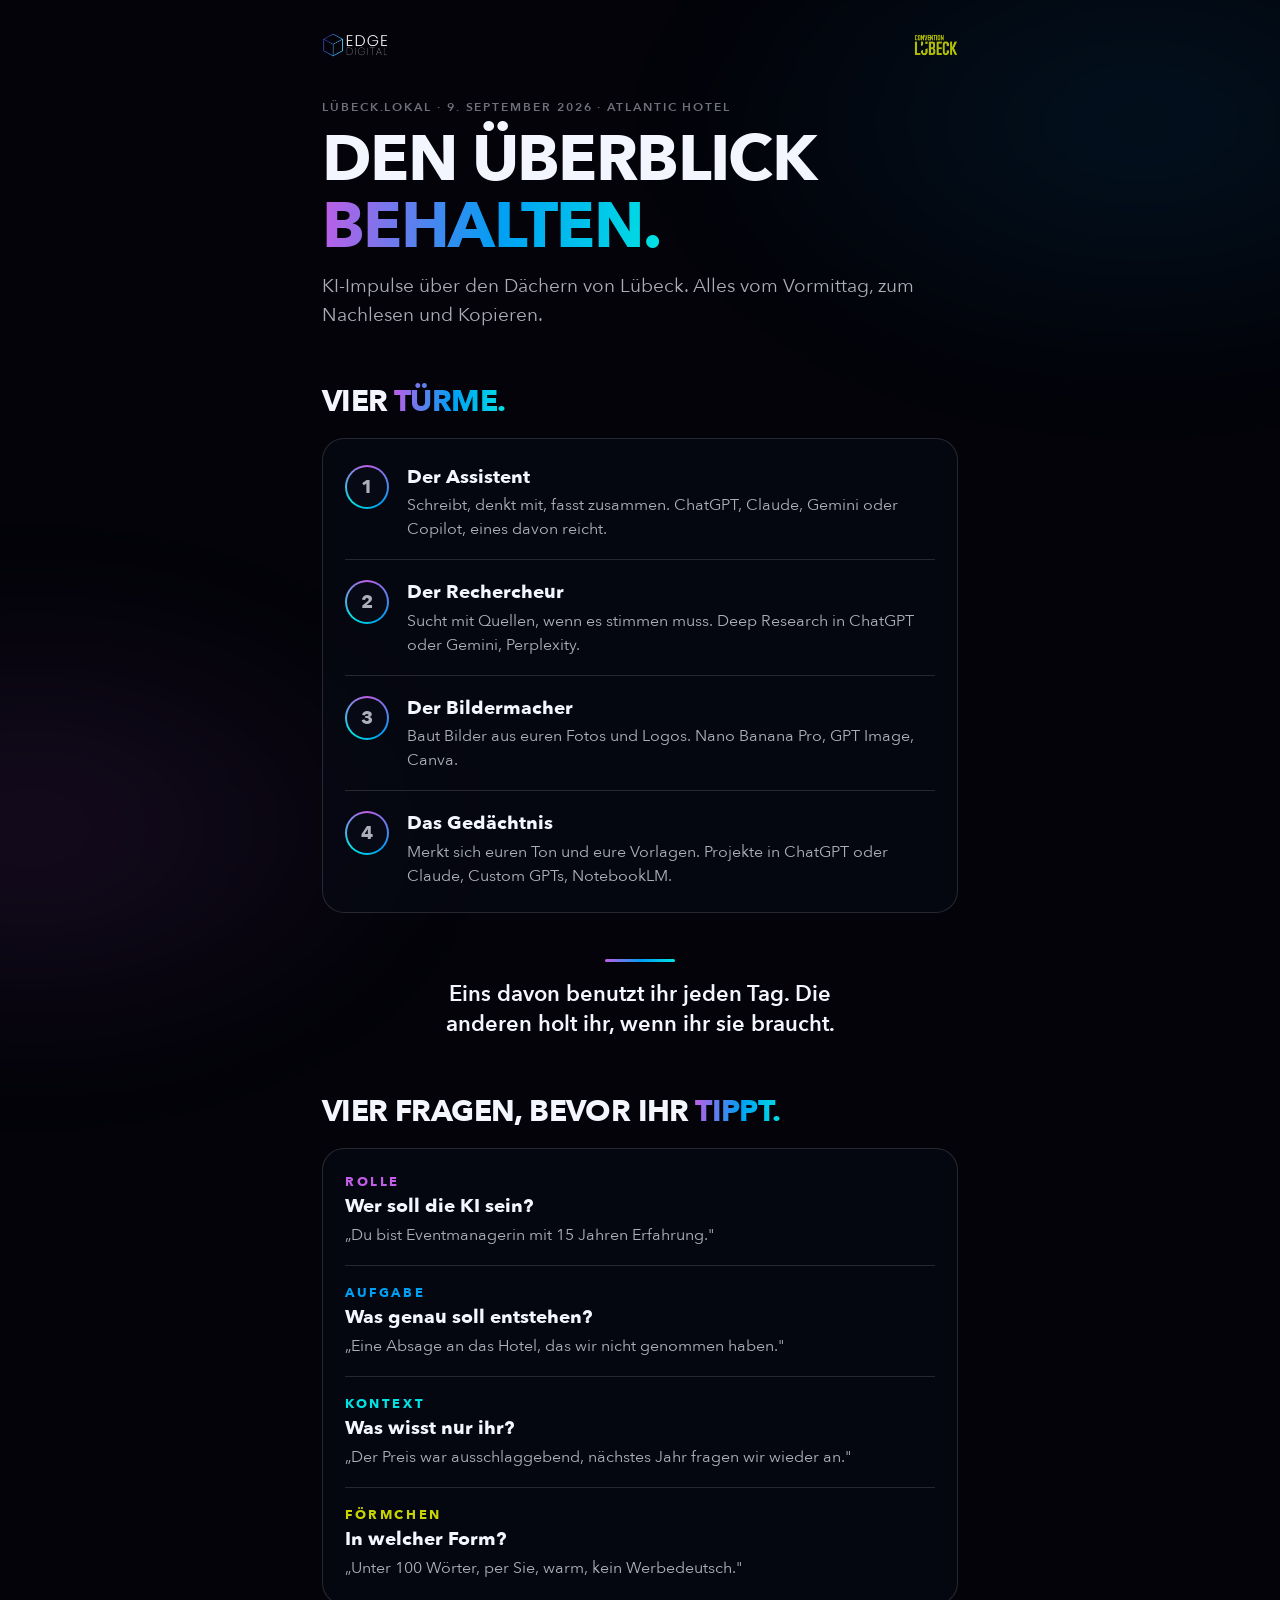
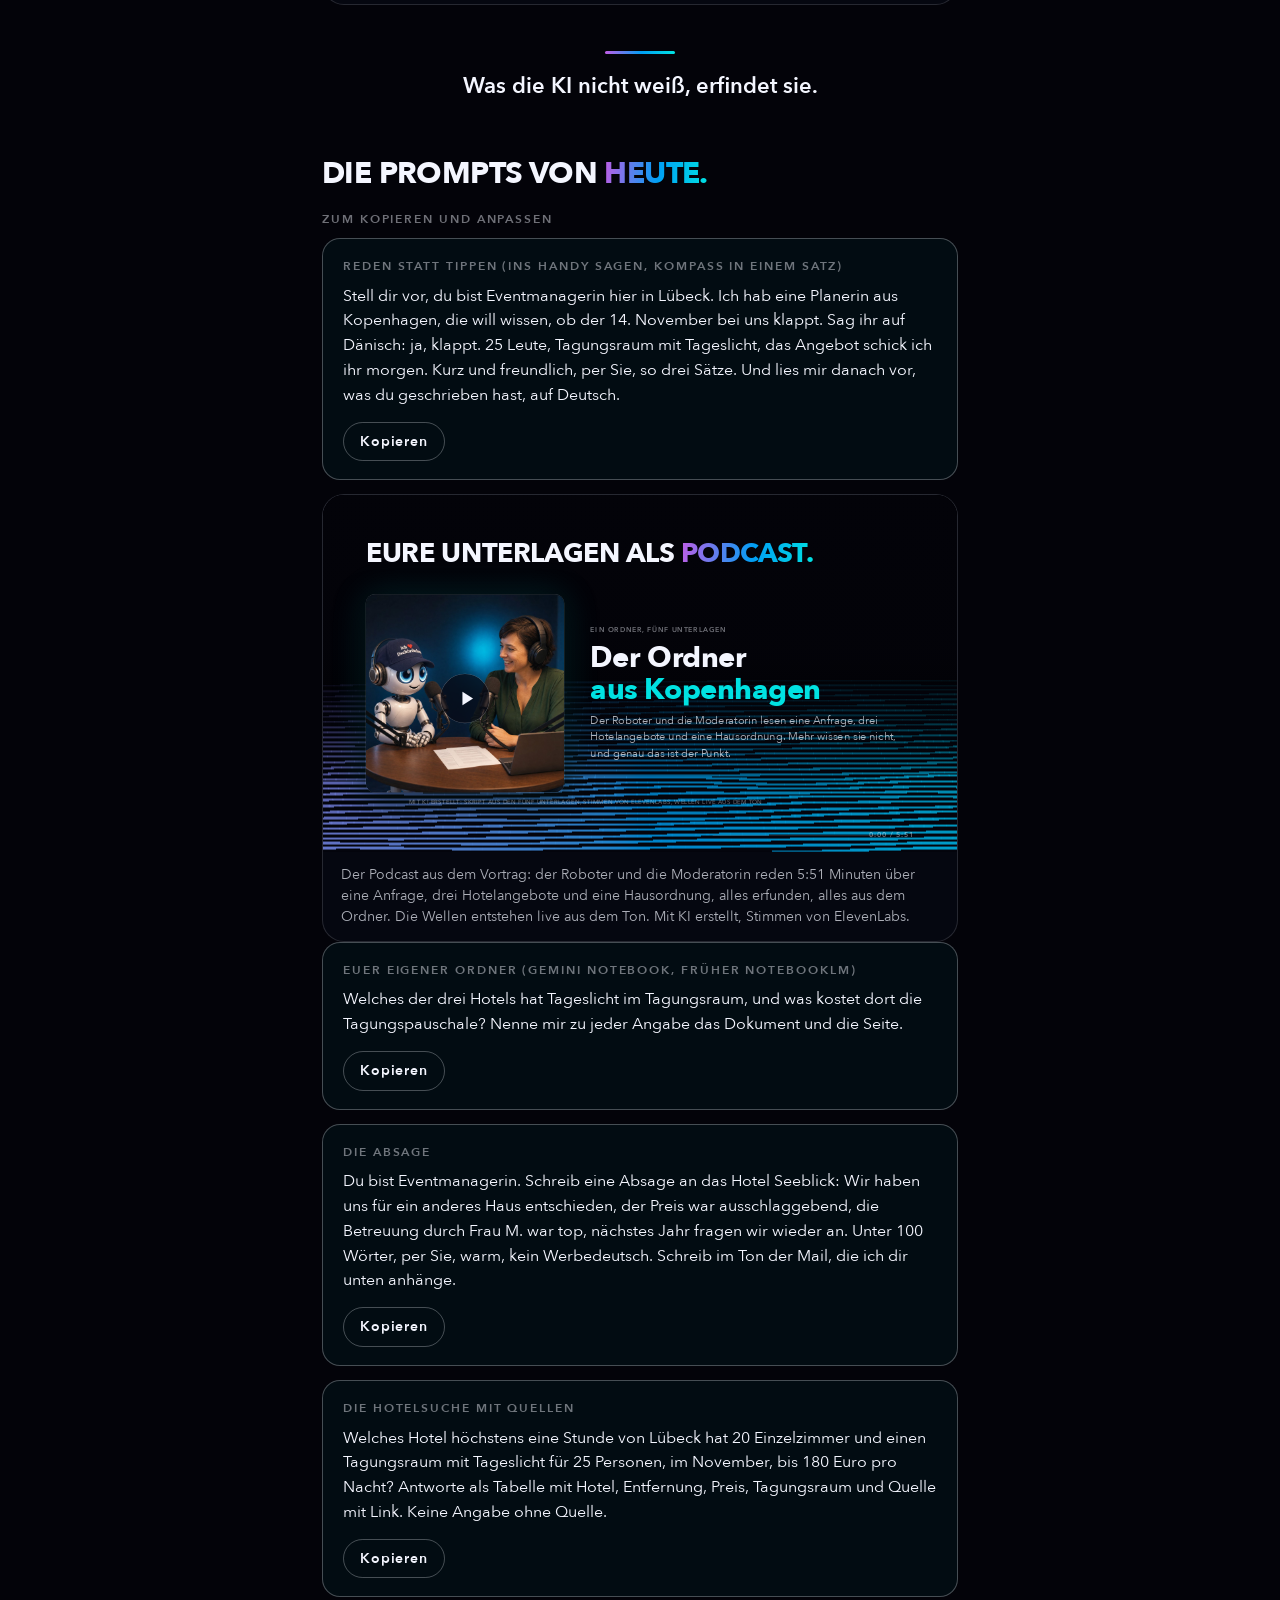
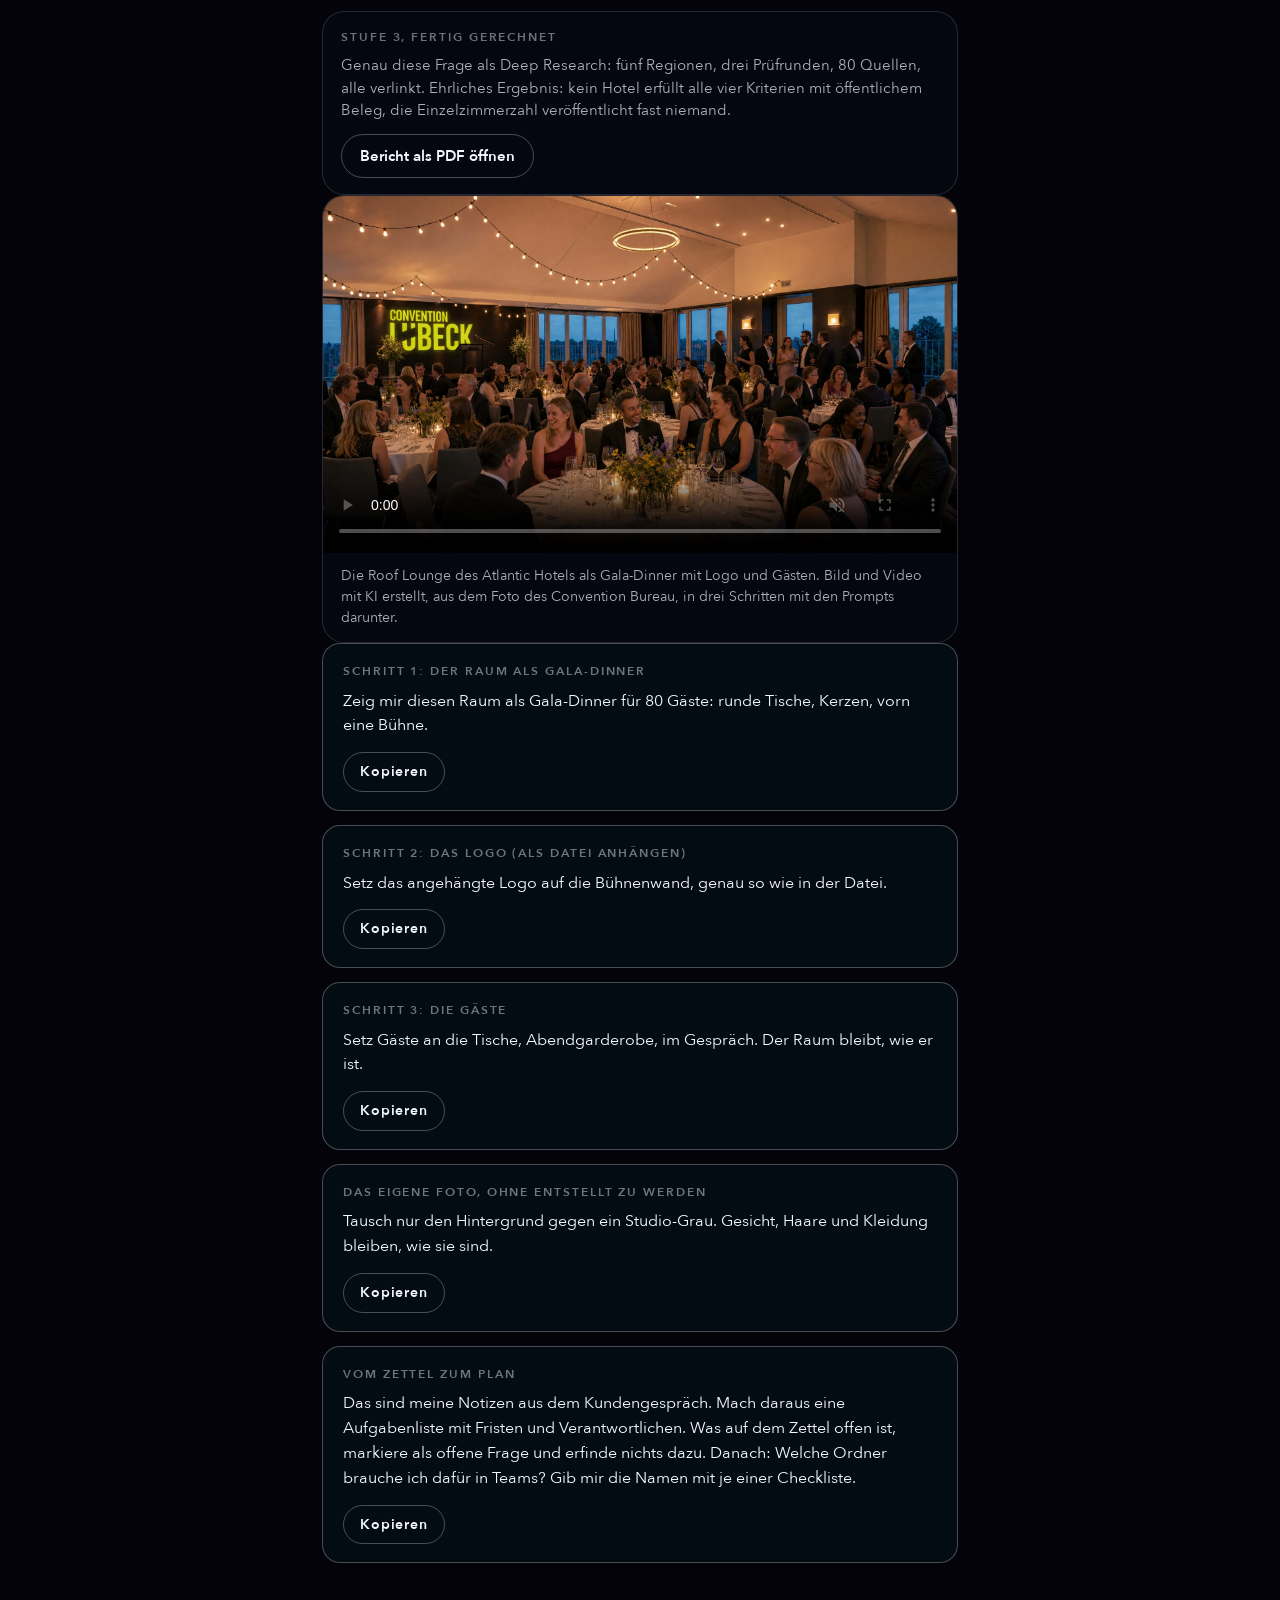
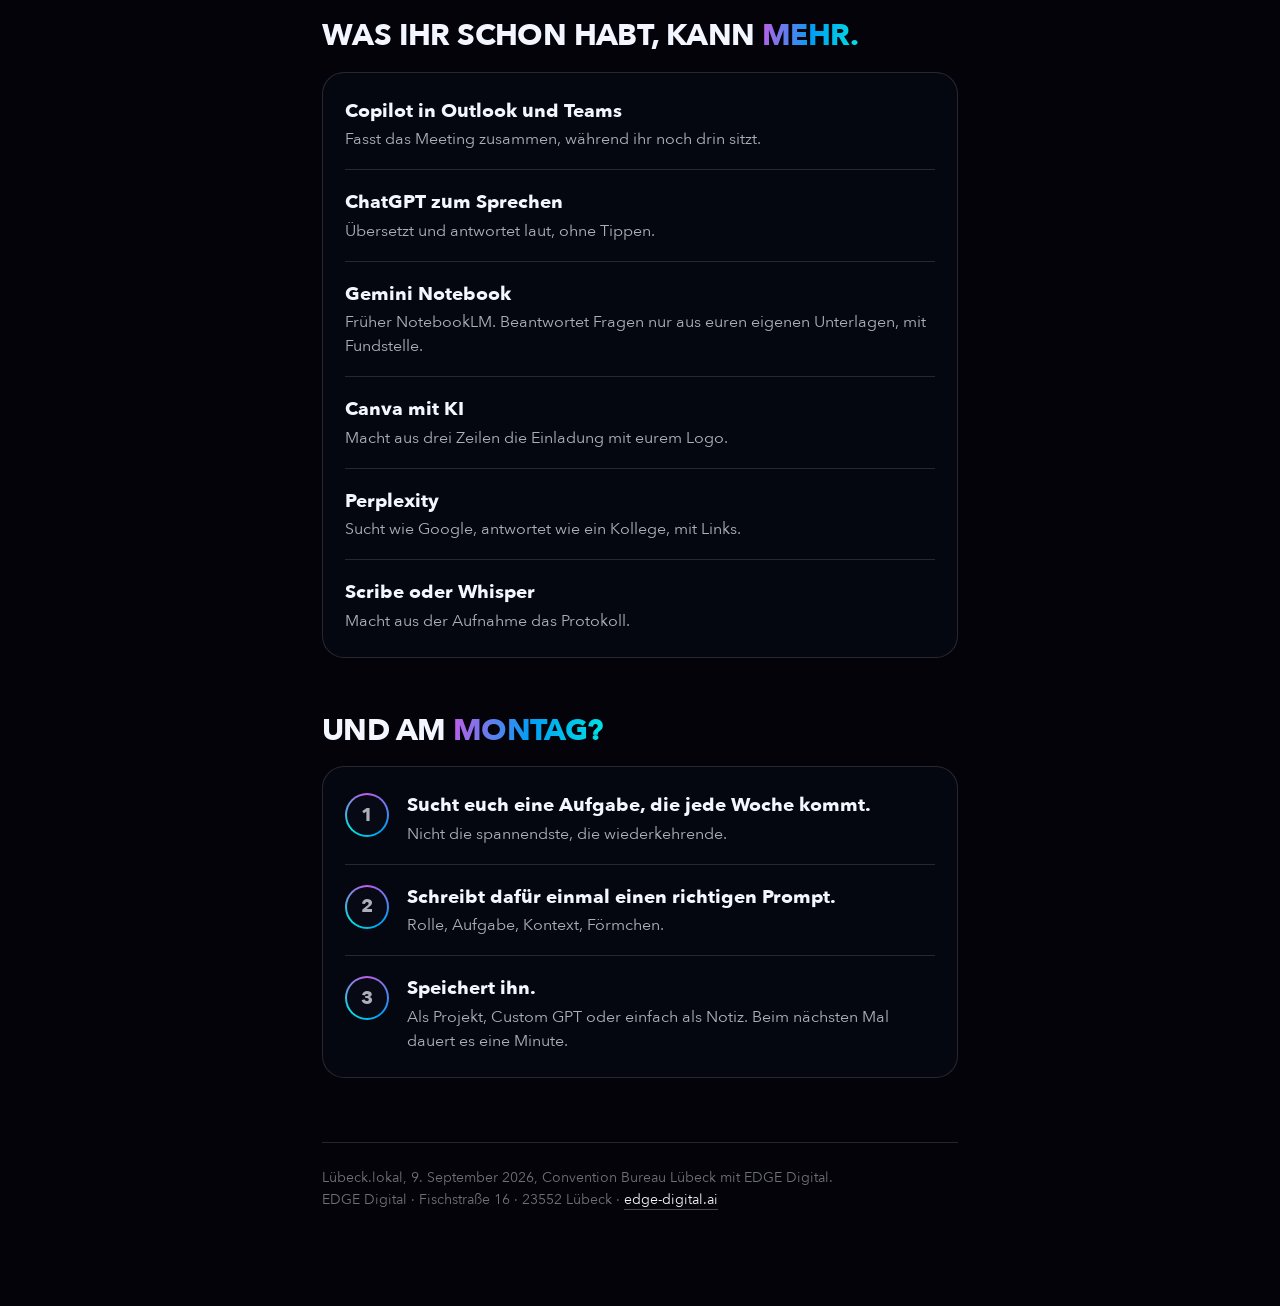
<file: karte.html>
<!doctype html>
<html lang="de">
<head>
<meta charset="utf-8">
<meta name="viewport" content="width=device-width, initial-scale=1">
<title>Zum Mitnehmen | Den Überblick behalten</title>
<meta name="theme-color" content="#030309">
<link rel="icon" type="image/svg+xml" href="favicon.svg">
<style>
/* Die digitale Karte zum Vortrag: dieselbe Fläche wie das Deck, gebaut fürs
   Handy im Saal. Kein Druck, nichts zum Falten: scannen, lesen, kopieren. */
@font-face { font-family: "Avenir Next LT"; src: url("assets/fonts/AvenirNext-Regular.ttf") format("truetype"); font-weight: 400; }
@font-face { font-family: "Avenir Next LT"; src: url("assets/fonts/AvenirNext-Medium.ttf") format("truetype"); font-weight: 500; }
@font-face { font-family: "Avenir Next LT"; src: url("assets/fonts/AvenirNext-DemiBold.ttf") format("truetype"); font-weight: 600; }
@font-face { font-family: "Avenir Next LT"; src: url("assets/fonts/AvenirNext-Bold.ttf") format("truetype"); font-weight: 700; }
:root {
  --raum: #030309; --weiss: #F4F6FF;
  --w-70: rgba(244,246,255,.70); --w-45: rgba(244,246,255,.45);
  --hairline: rgba(244,246,255,.14); --hairline-stark: rgba(244,246,255,.28);
  --purple: #C15DE6; --blau: #009FF4; --cyan: #00E2E2; --limette: #C7D300;
}
*, *::before, *::after { box-sizing: border-box; }
html { color-scheme: dark; }
body {
  margin: 0; background: var(--raum); color: var(--weiss);
  font-family: "Avenir Next LT", "Avenir Next", Avenir, "Nunito Sans", "Segoe UI", sans-serif;
  -webkit-font-smoothing: antialiased; line-height: 1.5;
}
.nebel {
  position: fixed; inset: -20%; z-index: 0; pointer-events: none; filter: blur(60px);
  background:
    radial-gradient(38% 30% at 78% 24%, rgba(0,159,244,.10), transparent 70%),
    radial-gradient(34% 28% at 16% 80%, rgba(193,93,230,.11), transparent 70%);
}
main { position: relative; z-index: 1; max-width: 680px; margin: 0 auto; padding: 32px 22px 80px; }
.kopf { display: flex; align-items: center; justify-content: space-between; gap: 16px; margin-bottom: 40px; }
.kopf img { height: 26px; display: block; }
.kopf img.cb { height: 22px; opacity: .9; }
.label { font-weight: 600; font-size: 12px; letter-spacing: .16em; text-transform: uppercase; color: var(--w-45); margin: 0 0 10px; }
h1 { font-size: clamp(40px, 11vw, 64px); line-height: 1.05; letter-spacing: -.025em; font-weight: 700; text-transform: uppercase; margin: 0 0 12px; }
.schimmer {
  background: linear-gradient(96deg, var(--purple), var(--blau) 52%, var(--cyan));
  -webkit-background-clip: text; background-clip: text; color: transparent;
}
.lead { color: var(--w-70); font-size: 19px; margin: 0 0 48px; }
h2 { font-size: 30px; line-height: 1.15; letter-spacing: -.02em; font-weight: 700; text-transform: uppercase; margin: 56px 0 18px; }
.feld {
  border: 1px solid var(--hairline); border-radius: 22px;
  background: rgba(8,11,22,.62); padding: 6px 22px;
}
.zeile { display: flex; gap: 18px; align-items: flex-start; padding: 18px 0; border-bottom: 1px solid var(--hairline); }
.zeile:last-child { border-bottom: none; }
.zeile b { display: block; font-size: 19px; font-weight: 700; }
.zeile span { display: block; color: var(--w-70); font-size: 16px; margin-top: 2px; }
.ring { position: relative; width: 44px; height: 44px; border-radius: 50%; padding: 2px; overflow: hidden; flex-shrink: 0; }
.ring::before { content: ""; position: absolute; inset: -30%; border-radius: 50%;
  background: conic-gradient(var(--purple), var(--blau) 38%, var(--cyan) 62%, var(--purple)); animation: ring-drehen 5s linear infinite; }
.ring > i { position: relative; display: grid; place-items: center; width: 100%; height: 100%; border-radius: 50%;
  background: #070a14; font-style: normal; font-size: 19px; font-weight: 700; }
@keyframes ring-drehen { to { transform: rotate(360deg); } }
@media (prefers-reduced-motion: reduce) { .ring::before { animation: none; } }
.kopfwort { font-weight: 700; font-size: 13px; letter-spacing: .2em; text-transform: uppercase; }
.b-rolle { color: var(--purple); } .b-ziel { color: var(--blau); } .b-kontext { color: var(--cyan); } .b-aufgabe { color: var(--limette); }
.prompt {
  border: 1px solid var(--hairline-stark); border-radius: 18px; background: rgba(0,226,226,.045);
  padding: 18px 20px; font-size: 16px; line-height: 1.55; margin: 0 0 14px; position: relative;
}
.prompt p { margin: 0 0 14px; }
.prompt button {
  font: inherit; font-weight: 600; font-size: 14px; letter-spacing: .06em;
  border: 1px solid var(--hairline-stark); border-radius: 999px; background: transparent; color: var(--weiss);
  padding: 8px 16px; cursor: pointer;
}
.prompt button.kopiert { border-color: var(--cyan); color: var(--cyan); }
.takeaway { text-align: center; padding-top: 6px; margin-top: 40px; }
.takeaway::before { content: ""; display: block; width: 70px; height: 3px; margin: 0 auto 18px;
  background: linear-gradient(90deg, var(--purple), var(--blau) 52%, var(--cyan)); border-radius: 2px; }
.takeaway p { font-size: 22px; font-weight: 600; line-height: 1.35; margin: 0; text-wrap: balance; }
.fuss { margin-top: 64px; padding-top: 24px; border-top: 1px solid var(--hairline); color: var(--w-45); font-size: 14px; line-height: 1.6; }
.fuss a { color: var(--weiss); text-decoration: none; border-bottom: 1px solid var(--hairline-stark); }
</style>
<link rel="stylesheet" href="assets/podcast.css">
<style>.podcast-rahmen { position: relative; width: 100%; aspect-ratio: 16 / 9; overflow: hidden; }
.podcast-rahmen .podcast-buehne { transform-origin: 0 0; }</style>
<script type="importmap">{ "imports": { "three": "./assets/vendor/three/three.module.js", "three/addons/": "./assets/vendor/three/addons/" } }</script>
</head>
<body>
<div class="nebel"></div>
<main>
  <div class="kopf">
    <img src="assets/logos/edge-logo-white.png" alt="EDGE Digital">
    <img class="cb" src="assets/logos/convention-bureau.png" alt="Convention Bureau Lübeck">
  </div>

  <p class="label">Lübeck.lokal · 9. September 2026 · Atlantic Hotel</p>
  <h1>Den Überblick <span class="schimmer">behalten.</span></h1>
  <p class="lead">KI-Impulse über den Dächern von Lübeck. Alles vom Vormittag, zum Nachlesen und Kopieren.</p>

  <h2>Vier <span class="schimmer">Türme.</span></h2>
  <div class="feld">
    <div class="zeile"><span class="ring"><i>1</i></span><div><b>Der Assistent</b><span>Schreibt, denkt mit, fasst zusammen. ChatGPT, Claude, Gemini oder Copilot, eines davon reicht.</span></div></div>
    <div class="zeile"><span class="ring"><i>2</i></span><div><b>Der Rechercheur</b><span>Sucht mit Quellen, wenn es stimmen muss. Deep Research in ChatGPT oder Gemini, Perplexity.</span></div></div>
    <div class="zeile"><span class="ring"><i>3</i></span><div><b>Der Bildermacher</b><span>Baut Bilder aus euren Fotos und Logos. Nano Banana Pro, GPT Image, Canva.</span></div></div>
    <div class="zeile"><span class="ring"><i>4</i></span><div><b>Das Gedächtnis</b><span>Merkt sich euren Ton und eure Vorlagen. Projekte in ChatGPT oder Claude, Custom GPTs, NotebookLM.</span></div></div>
  </div>
  <div class="takeaway"><p>Eins davon benutzt ihr jeden Tag. Die anderen holt ihr, wenn ihr sie braucht.</p></div>

  <h2>Vier Fragen, bevor ihr <span class="schimmer">tippt.</span></h2>
  <div class="feld">
    <div class="zeile"><div><div class="kopfwort b-rolle">Rolle</div><b>Wer soll die KI sein?</b><span>„Du bist Eventmanagerin mit 15 Jahren Erfahrung."</span></div></div>
    <div class="zeile"><div><div class="kopfwort b-ziel">Aufgabe</div><b>Was genau soll entstehen?</b><span>„Eine Absage an das Hotel, das wir nicht genommen haben."</span></div></div>
    <div class="zeile"><div><div class="kopfwort b-kontext">Kontext</div><b>Was wisst nur ihr?</b><span>„Der Preis war ausschlaggebend, nächstes Jahr fragen wir wieder an."</span></div></div>
    <div class="zeile"><div><div class="kopfwort b-aufgabe">Förmchen</div><b>In welcher Form?</b><span>„Unter 100 Wörter, per Sie, warm, kein Werbedeutsch."</span></div></div>
  </div>
  <div class="takeaway"><p>Was die KI nicht weiß, erfindet sie.</p></div>

  <h2>Die Prompts von <span class="schimmer">heute.</span></h2>
  <p class="label">Zum Kopieren und Anpassen</p>

  <div class="prompt">
    <p class="label" style="margin-bottom:8px;">Reden statt tippen (ins Handy sagen, Kompass in einem Satz)</p>
    <p data-text>Stell dir vor, du bist Eventmanagerin hier in Lübeck. Ich hab eine Planerin aus Kopenhagen, die will wissen, ob der 14. November bei uns klappt. Sag ihr auf Dänisch: ja, klappt. 25 Leute, Tagungsraum mit Tageslicht, das Angebot schick ich ihr morgen. Kurz und freundlich, per Sie, so drei Sätze. Und lies mir danach vor, was du geschrieben hast, auf Deutsch.</p>
    <button type="button">Kopieren</button>
  </div>

  <div class="feld" style="padding:0;overflow:hidden;">
    <div class="podcast-rahmen">
      <div class="podcast-buehne">
        <canvas width="1920" height="1080"></canvas>
        <div class="podcast-schleier"></div>
        <h2 class="podcast-kopf">Eure Unterlagen als <span class="schimmer">Podcast.</span></h2>
        <div class="podcast-inhalt">
          <div class="podcast-cover"><img src="assets/images/podcast-cover.jpg" alt="Der Roboter und die Moderatorin im Studio"></div>
          <div class="podcast-text">
            <p class="podcast-label">Ein Ordner, fünf Unterlagen</p>
            <p class="podcast-titel">Der Ordner<br><span>aus Kopenhagen</span></p>
            <p class="podcast-lead">Der Roboter und die Moderatorin lesen eine Anfrage, drei Hotelangebote und eine Hausordnung. Mehr wissen sie nicht, und genau das ist der Punkt.</p>
          </div>
        </div>
        <span class="podcast-quelle">Mit KI erstellt: Skript aus den fünf Unterlagen, Stimmen von ElevenLabs, Wellen live aus dem Ton</span>
        <div class="podcast-balken"><i></i></div><span class="podcast-zeit">0:00 / 5:51</span>
        <audio src="assets/audio/podcast.mp3" preload="auto"></audio>
        <button class="podcast-start" type="button" aria-label="Abspielen"><svg viewBox="0 0 24 24" fill="none"><path d="M8 5v14l11-7L8 5Z" fill="currentColor"/></svg></button>
      </div>
    </div>
    <p style="margin:0;padding:12px 18px 14px;font-size:14px;color:var(--w-70);">Der Podcast aus dem Vortrag: der Roboter und die Moderatorin reden 5:51 Minuten über eine Anfrage, drei Hotelangebote und eine Hausordnung, alles erfunden, alles aus dem Ordner. Die Wellen entstehen live aus dem Ton. Mit KI erstellt, Stimmen von ElevenLabs.</p>
  </div>

  <div class="prompt">
    <p class="label" style="margin-bottom:8px;">Euer eigener Ordner (Gemini Notebook, früher NotebookLM)</p>
    <p data-text>Welches der drei Hotels hat Tageslicht im Tagungsraum, und was kostet dort die Tagungspauschale? Nenne mir zu jeder Angabe das Dokument und die Seite.</p>
    <button type="button">Kopieren</button>
  </div>

  <div class="prompt">
    <p class="label" style="margin-bottom:8px;">Die Absage</p>
    <p data-text>Du bist Eventmanagerin. Schreib eine Absage an das Hotel Seeblick: Wir haben uns für ein anderes Haus entschieden, der Preis war ausschlaggebend, die Betreuung durch Frau M. war top, nächstes Jahr fragen wir wieder an. Unter 100 Wörter, per Sie, warm, kein Werbedeutsch. Schreib im Ton der Mail, die ich dir unten anhänge.</p>
    <button type="button">Kopieren</button>
  </div>

  <div class="prompt">
    <p class="label" style="margin-bottom:8px;">Die Hotelsuche mit Quellen</p>
    <p data-text>Welches Hotel höchstens eine Stunde von Lübeck hat 20 Einzelzimmer und einen Tagungsraum mit Tageslicht für 25 Personen, im November, bis 180 Euro pro Nacht? Antworte als Tabelle mit Hotel, Entfernung, Preis, Tagungsraum und Quelle mit Link. Keine Angabe ohne Quelle.</p>
    <button type="button">Kopieren</button>
  </div>

  <div class="feld" style="padding:16px 18px;">
    <p class="label" style="margin-bottom:8px;">Stufe 3, fertig gerechnet</p>
    <p style="margin:0 0 12px;font-size:15px;color:var(--w-70);">Genau diese Frage als Deep Research: fünf Regionen, drei Prüfrunden, 80 Quellen, alle verlinkt. Ehrliches Ergebnis: kein Hotel erfüllt alle vier Kriterien mit öffentlichem Beleg, die Einzelzimmerzahl veröffentlicht fast niemand.</p>
    <a href="assets/deep-research-tagungshotel-luebeck.pdf" style="display:inline-block;padding:10px 18px;border:1px solid var(--hairline-stark, rgba(244,246,255,.3));border-radius:999px;color:var(--weiss, #F4F6FF);text-decoration:none;font-size:15px;font-weight:600;">Bericht als PDF öffnen</a>
  </div>

  <div class="feld" style="padding:0;overflow:hidden;">
    <video src="assets/video/gala.mp4" poster="assets/video/gala-poster.jpg" controls playsinline loop muted preload="metadata" style="width:100%;display:block;"></video>
    <p style="margin:0;padding:12px 18px 14px;font-size:14px;color:var(--w-70);">Die Roof Lounge des Atlantic Hotels als Gala-Dinner mit Logo und Gästen. Bild und Video mit KI erstellt, aus dem Foto des Convention Bureau, in drei Schritten mit den Prompts darunter.</p>
  </div>

  <div class="prompt">
    <p class="label" style="margin-bottom:8px;">Schritt 1: Der Raum als Gala-Dinner</p>
    <p data-text>Zeig mir diesen Raum als Gala-Dinner für 80 Gäste: runde Tische, Kerzen, vorn eine Bühne.</p>
    <button type="button">Kopieren</button>
  </div>

  <div class="prompt">
    <p class="label" style="margin-bottom:8px;">Schritt 2: Das Logo (als Datei anhängen)</p>
    <p data-text>Setz das angehängte Logo auf die Bühnenwand, genau so wie in der Datei.</p>
    <button type="button">Kopieren</button>
  </div>

  <div class="prompt">
    <p class="label" style="margin-bottom:8px;">Schritt 3: Die Gäste</p>
    <p data-text>Setz Gäste an die Tische, Abendgarderobe, im Gespräch. Der Raum bleibt, wie er ist.</p>
    <button type="button">Kopieren</button>
  </div>

  <div class="prompt">
    <p class="label" style="margin-bottom:8px;">Das eigene Foto, ohne entstellt zu werden</p>
    <p data-text>Tausch nur den Hintergrund gegen ein Studio-Grau. Gesicht, Haare und Kleidung bleiben, wie sie sind.</p>
    <button type="button">Kopieren</button>
  </div>

  <div class="prompt">
    <p class="label" style="margin-bottom:8px;">Vom Zettel zum Plan</p>
    <p data-text>Das sind meine Notizen aus dem Kundengespräch. Mach daraus eine Aufgabenliste mit Fristen und Verantwortlichen. Was auf dem Zettel offen ist, markiere als offene Frage und erfinde nichts dazu. Danach: Welche Ordner brauche ich dafür in Teams? Gib mir die Namen mit je einer Checkliste.</p>
    <button type="button">Kopieren</button>
  </div>

  <h2>Was ihr schon habt, kann <span class="schimmer">mehr.</span></h2>
  <div class="feld">
    <div class="zeile"><div><b>Copilot in Outlook und Teams</b><span>Fasst das Meeting zusammen, während ihr noch drin sitzt.</span></div></div>
    <div class="zeile"><div><b>ChatGPT zum Sprechen</b><span>Übersetzt und antwortet laut, ohne Tippen.</span></div></div>
    <div class="zeile"><div><b>Gemini Notebook</b><span>Früher NotebookLM. Beantwortet Fragen nur aus euren eigenen Unterlagen, mit Fundstelle.</span></div></div>
    <div class="zeile"><div><b>Canva mit KI</b><span>Macht aus drei Zeilen die Einladung mit eurem Logo.</span></div></div>
    <div class="zeile"><div><b>Perplexity</b><span>Sucht wie Google, antwortet wie ein Kollege, mit Links.</span></div></div>
    <div class="zeile"><div><b>Scribe oder Whisper</b><span>Macht aus der Aufnahme das Protokoll.</span></div></div>
  </div>

  <h2>Und am <span class="schimmer">Montag?</span></h2>
  <div class="feld">
    <div class="zeile"><span class="ring"><i>1</i></span><div><b>Sucht euch eine Aufgabe, die jede Woche kommt.</b><span>Nicht die spannendste, die wiederkehrende.</span></div></div>
    <div class="zeile"><span class="ring"><i>2</i></span><div><b>Schreibt dafür einmal einen richtigen Prompt.</b><span>Rolle, Aufgabe, Kontext, Förmchen.</span></div></div>
    <div class="zeile"><span class="ring"><i>3</i></span><div><b>Speichert ihn.</b><span>Als Projekt, Custom GPT oder einfach als Notiz. Beim nächsten Mal dauert es eine Minute.</span></div></div>
  </div>

  <p class="fuss">
    Lübeck.lokal, 9. September 2026, Convention Bureau Lübeck mit EDGE Digital.<br>
    EDGE Digital · Fischstraße 16 · 23552 Lübeck · <a href="https://edge-digital.ai">edge-digital.ai</a>
  </p>
</main>
<script>
/* Kopieren-Knopf je Prompt: bestätigt kurz im Knopf selbst, kein Popup */
document.querySelectorAll('.prompt').forEach(function (feld) {
  var knopf = feld.querySelector('button');
  var text = feld.querySelector('[data-text]').textContent.trim();
  knopf.addEventListener('click', function () {
    navigator.clipboard.writeText(text).then(function () {
      knopf.textContent = 'Kopiert';
      knopf.classList.add('kopiert');
      setTimeout(function () { knopf.textContent = 'Kopieren'; knopf.classList.remove('kopiert'); }, 1800);
    });
  });
});
</script>
<script type="module">
import { podcastBuehne } from "./assets/podcast-wellen.js";
document.querySelectorAll(".podcast-rahmen").forEach(function (rahmen) {
  var buehne = rahmen.querySelector(".podcast-buehne");
  var b = podcastBuehne(buehne);
  buehne.addEventListener("click", b.umschalten);
  function passen() { var s = rahmen.clientWidth / 1920; buehne.style.transform = "scale(" + s + ")"; b.resize(s); }
  new ResizeObserver(passen).observe(rahmen);
  passen(); b.start(rahmen.clientWidth / 1920);
});
</script>
</body>
</html>
</file>
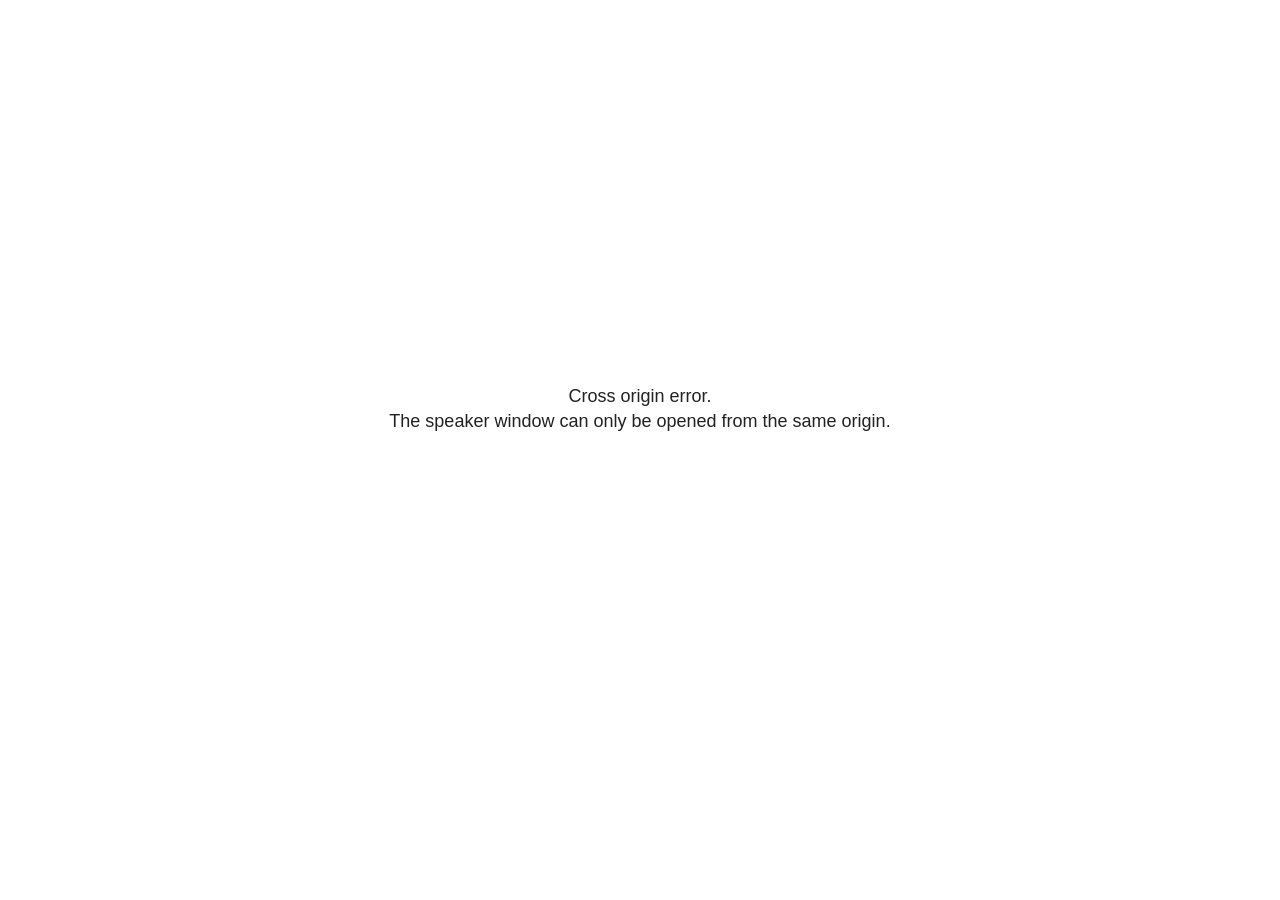
<file: vendor/reveal/plugin/notes/speaker-view.html>
<!--
	NOTE: You need to build the notes plugin after making changes to this file.
-->
<html lang="en">
	<head>
		<meta charset="utf-8">

		<title>reveal.js - Speaker View</title>

		<style>
			body {
				font-family: Helvetica;
				font-size: 18px;
			}

			#current-slide,
			#upcoming-slide,
			#speaker-controls {
				padding: 6px;
				box-sizing: border-box;
				-moz-box-sizing: border-box;
			}

			#current-slide iframe,
			#upcoming-slide iframe {
				width: 100%;
				height: 100%;
				border: 1px solid #ddd;
			}

			#current-slide .label,
			#upcoming-slide .label {
				position: absolute;
				top: 10px;
				left: 10px;
				z-index: 2;
			}

			#connection-status {
				position: absolute;
				top: 0;
				left: 0;
				width: 100%;
				height: 100%;
				z-index: 20;
				padding: 30% 20% 20% 20%;
				font-size: 18px;
				color: #222;
				background: #fff;
				text-align: center;
				box-sizing: border-box;
				line-height: 1.4;
			}

			.overlay-element {
				height: 34px;
				line-height: 34px;
				padding: 0 10px;
				text-shadow: none;
				background: rgba( 220, 220, 220, 0.8 );
				color: #222;
				font-size: 14px;
			}

			.overlay-element.interactive:hover {
				background: rgba( 220, 220, 220, 1 );
			}

			#current-slide {
				position: absolute;
				width: 60%;
				height: 100%;
				top: 0;
				left: 0;
				padding-right: 0;
			}

			#upcoming-slide {
				position: absolute;
				width: 40%;
				height: 40%;
				right: 0;
				top: 0;
			}

			/* Speaker controls */
			#speaker-controls {
				position: absolute;
				top: 40%;
				right: 0;
				width: 40%;
				height: 60%;
				overflow: auto;
				font-size: 18px;
			}

				.speaker-controls-time.hidden,
				.speaker-controls-notes.hidden {
					display: none;
				}

				.speaker-controls-time .label,
				.speaker-controls-pace .label,
				.speaker-controls-notes .label {
					text-transform: uppercase;
					font-weight: normal;
					font-size: 0.66em;
					color: #666;
					margin: 0;
				}

				.speaker-controls-time, .speaker-controls-pace {
					border-bottom: 1px solid rgba( 200, 200, 200, 0.5 );
					margin-bottom: 10px;
					padding: 10px 16px;
					padding-bottom: 20px;
					cursor: pointer;
				}

				.speaker-controls-time .reset-button {
					opacity: 0;
					float: right;
					color: #666;
					text-decoration: none;
				}
				.speaker-controls-time:hover .reset-button {
					opacity: 1;
				}

				.speaker-controls-time .timer,
				.speaker-controls-time .clock {
					width: 50%;
				}

				.speaker-controls-time .timer,
				.speaker-controls-time .clock,
				.speaker-controls-time .pacing .hours-value,
				.speaker-controls-time .pacing .minutes-value,
				.speaker-controls-time .pacing .seconds-value {
					font-size: 1.9em;
				}

				.speaker-controls-time .timer {
					float: left;
				}

				.speaker-controls-time .clock {
					float: right;
					text-align: right;
				}

				.speaker-controls-time span.mute {
					opacity: 0.3;
				}

				.speaker-controls-time .pacing-title {
					margin-top: 5px;
				}

				.speaker-controls-time .pacing.ahead {
					color: blue;
				}

				.speaker-controls-time .pacing.on-track {
					color: green;
				}

				.speaker-controls-time .pacing.behind {
					color: red;
				}

				.speaker-controls-notes {
					padding: 10px 16px;
				}

				.speaker-controls-notes .value {
					margin-top: 5px;
					line-height: 1.4;
					font-size: 1.2em;
				}

			/* Layout selector */
			#speaker-layout {
				position: absolute;
				top: 10px;
				right: 10px;
				color: #222;
				z-index: 10;
			}
				#speaker-layout select {
					position: absolute;
					width: 100%;
					height: 100%;
					top: 0;
					left: 0;
					border: 0;
					box-shadow: 0;
					cursor: pointer;
					opacity: 0;

					font-size: 1em;
					background-color: transparent;

					-moz-appearance: none;
					-webkit-appearance: none;
					-webkit-tap-highlight-color: rgba(0, 0, 0, 0);
				}

				#speaker-layout select:focus {
					outline: none;
					box-shadow: none;
				}

			.clear {
				clear: both;
			}

			/* Speaker layout: Wide */
			body[data-speaker-layout="wide"] #current-slide,
			body[data-speaker-layout="wide"] #upcoming-slide {
				width: 50%;
				height: 45%;
				padding: 6px;
			}

			body[data-speaker-layout="wide"] #current-slide {
				top: 0;
				left: 0;
			}

			body[data-speaker-layout="wide"] #upcoming-slide {
				top: 0;
				left: 50%;
			}

			body[data-speaker-layout="wide"] #speaker-controls {
				top: 45%;
				left: 0;
				width: 100%;
				height: 50%;
				font-size: 1.25em;
			}

			/* Speaker layout: Tall */
			body[data-speaker-layout="tall"] #current-slide,
			body[data-speaker-layout="tall"] #upcoming-slide {
				width: 45%;
				height: 50%;
				padding: 6px;
			}

			body[data-speaker-layout="tall"] #current-slide {
				top: 0;
				left: 0;
			}

			body[data-speaker-layout="tall"] #upcoming-slide {
				top: 50%;
				left: 0;
			}

			body[data-speaker-layout="tall"] #speaker-controls {
				padding-top: 40px;
				top: 0;
				left: 45%;
				width: 55%;
				height: 100%;
				font-size: 1.25em;
			}

			/* Speaker layout: Notes only */
			body[data-speaker-layout="notes-only"] #current-slide,
			body[data-speaker-layout="notes-only"] #upcoming-slide {
				display: none;
			}

			body[data-speaker-layout="notes-only"] #speaker-controls {
				padding-top: 40px;
				top: 0;
				left: 0;
				width: 100%;
				height: 100%;
				font-size: 1.25em;
			}

			@media screen and (max-width: 1080px) {
				body[data-speaker-layout="default"] #speaker-controls {
					font-size: 16px;
				}
			}

			@media screen and (max-width: 900px) {
				body[data-speaker-layout="default"] #speaker-controls {
					font-size: 14px;
				}
			}

			@media screen and (max-width: 800px) {
				body[data-speaker-layout="default"] #speaker-controls {
					font-size: 12px;
				}
			}

		</style>
	</head>

	<body>

		<div id="connection-status">Loading speaker view...</div>

		<div id="current-slide"></div>
		<div id="upcoming-slide"><span class="overlay-element label">Upcoming</span></div>
		<div id="speaker-controls">
			<div class="speaker-controls-time">
				<h4 class="label">Time <span class="reset-button">Click to Reset</span></h4>
				<div class="clock">
					<span class="clock-value">0:00 AM</span>
				</div>
				<div class="timer">
					<span class="hours-value">00</span><span class="minutes-value">:00</span><span class="seconds-value">:00</span>
				</div>
				<div class="clear"></div>

				<h4 class="label pacing-title" style="display: none">Pacing – Time to finish current slide</h4>
				<div class="pacing" style="display: none">
					<span class="hours-value">00</span><span class="minutes-value">:00</span><span class="seconds-value">:00</span>
				</div>
			</div>

			<div class="speaker-controls-notes hidden">
				<h4 class="label">Notes</h4>
				<div class="value"></div>
			</div>
		</div>
		<div id="speaker-layout" class="overlay-element interactive">
			<span class="speaker-layout-label"></span>
			<select class="speaker-layout-dropdown"></select>
		</div>

		<script>

			(function() {

				var notes,
					notesValue,
					currentState,
					currentSlide,
					upcomingSlide,
					layoutLabel,
					layoutDropdown,
					pendingCalls = {},
					lastRevealApiCallId = 0,
					connected = false

				var connectionStatus = document.querySelector( '#connection-status' );

				var SPEAKER_LAYOUTS = {
					'default': 'Default',
					'wide': 'Wide',
					'tall': 'Tall',
					'notes-only': 'Notes only'
				};

				setupLayout();

				let openerOrigin;

				try {
					openerOrigin = window.opener.location.origin;
				}
				catch ( error ) { console.warn( error ) }

				// In order to prevent XSS, the speaker view will only run if its
				// opener has the same origin as itself
				if( window.location.origin !== openerOrigin ) {
					connectionStatus.innerHTML = 'Cross origin error.<br>The speaker window can only be opened from the same origin.';
					return;
				}

				var connectionTimeout = setTimeout( function() {
					connectionStatus.innerHTML = 'Error connecting to main window.<br>Please try closing and reopening the speaker view.';
				}, 5000 );

				window.addEventListener( 'message', function( event ) {

					// Validate the origin of all messages to avoid parsing messages
					// that aren't meant for us. Ignore when running off file:// so
					// that the speaker view continues to work without a web server.
					if( window.location.origin !== event.origin && window.location.origin !== 'file://' ) {
						return
					}

					clearTimeout( connectionTimeout );
					connectionStatus.style.display = 'none';

					var data = JSON.parse( event.data );

					// The overview mode is only useful to the reveal.js instance
					// where navigation occurs so we don't sync it
					if( data.state ) delete data.state.overview;

					// Messages sent by the notes plugin inside of the main window
					if( data && data.namespace === 'reveal-notes' ) {
						if( data.type === 'connect' ) {
							handleConnectMessage( data );
						}
						else if( data.type === 'state' ) {
							handleStateMessage( data );
						}
						else if( data.type === 'return' ) {
							pendingCalls[data.callId](data.result);
							delete pendingCalls[data.callId];
						}
					}
					// Messages sent by the reveal.js inside of the current slide preview
					else if( data && data.namespace === 'reveal' ) {
						const supportedEvents = [
							'slidechanged',
							'fragmentshown',
							'fragmenthidden',
							'paused',
							'resumed',
							'previewiframe',
							'previewimage',
							'previewvideo',
							'closeoverlay'
						];

						if( /ready/.test( data.eventName ) ) {
							// Send a message back to notify that the handshake is complete
							window.opener.postMessage( JSON.stringify({ namespace: 'reveal-notes', type: 'connected'} ), '*' );
						}
						else if( supportedEvents.includes( data.eventName ) && currentState !== JSON.stringify( data.state ) ) {
							dispatchStateToMainWindow( data.state );
						}
					}

				} );

				/**
				 * Updates the presentation in the main window to match the state
				 * of the presentation in the notes window.
				 */
				const dispatchStateToMainWindow = debounce(( state ) => {
					window.opener.postMessage( JSON.stringify({ method: 'setState', args: [ state ]} ), '*' );
				}, 500);

				/**
				 * Asynchronously calls the Reveal.js API of the main frame.
				 */
				function callRevealApi( methodName, methodArguments, callback ) {

					var callId = ++lastRevealApiCallId;
					pendingCalls[callId] = callback;
					window.opener.postMessage( JSON.stringify( {
						namespace: 'reveal-notes',
						type: 'call',
						callId: callId,
						methodName: methodName,
						arguments: methodArguments
					} ), '*' );

				}

				/**
				 * Called when the main window is trying to establish a
				 * connection.
				 */
				function handleConnectMessage( data ) {

					if( connected === false ) {
						connected = true;

						setupIframes( data );
						setupKeyboard();
						setupNotes();
						setupTimer();
						setupHeartbeat();
					}

				}

				/**
				 * Called when the main window sends an updated state.
				 */
				function handleStateMessage( data ) {

					// Store the most recently set state to avoid circular loops
					// applying the same state
					currentState = JSON.stringify( data.state );

					// No need for updating the notes in case of fragment changes
					if ( data.notes ) {
						notes.classList.remove( 'hidden' );
						notesValue.style.whiteSpace = data.whitespace;
						if( data.markdown ) {
							notesValue.innerHTML = marked( data.notes );
						}
						else {
							notesValue.innerHTML = data.notes;
						}
					}
					else {
						notes.classList.add( 'hidden' );
					}

					// Don't show lightboxes in the upcoming slide
					const { previewVideo, previewImage, previewIframe, ...upcomingState } = data.state;

					// Update the note slides
					currentSlide.contentWindow.postMessage( JSON.stringify({ method: 'setState', args: [ data.state ] }), '*' );
					upcomingSlide.contentWindow.postMessage( JSON.stringify({ method: 'setState', args: [ upcomingState ] }), '*' );
					upcomingSlide.contentWindow.postMessage( JSON.stringify({ method: 'next' }), '*' );

				}

				// Limit to max one state update per X ms
				handleStateMessage = debounce( handleStateMessage, 200 );

				/**
				 * Forward keyboard events to the current slide window.
				 * This enables keyboard events to work even if focus
				 * isn't set on the current slide iframe.
				 *
				 * Block F5 default handling, it reloads and disconnects
				 * the speaker notes window.
				 */
				function setupKeyboard() {

					document.addEventListener( 'keydown', function( event ) {
						if( event.keyCode === 116 || ( event.metaKey && event.keyCode === 82 ) ) {
							event.preventDefault();
							return false;
						}
						currentSlide.contentWindow.postMessage( JSON.stringify({ method: 'triggerKey', args: [ event.keyCode ] }), '*' );
					} );

				}

				/**
				 * Creates the preview iframes.
				 */
				function setupIframes( data ) {

					var params = [
						'receiver',
						'progress=false',
						'history=false',
						'transition=none',
						'autoSlide=0',
						'backgroundTransition=none'
					].join( '&' );

					var urlSeparator = /\?/.test(data.url) ? '&' : '?';
					var hash = '#/' + data.state.indexh + '/' + data.state.indexv;
					var currentURL = data.url + urlSeparator + params + '&scrollActivationWidth=false&postMessageEvents=true' + hash;
					var upcomingURL = data.url + urlSeparator + params + '&scrollActivationWidth=false&controls=false' + hash;

					currentSlide = document.createElement( 'iframe' );
					currentSlide.setAttribute( 'width', 1280 );
					currentSlide.setAttribute( 'height', 1024 );
					currentSlide.setAttribute( 'src', currentURL );
					document.querySelector( '#current-slide' ).appendChild( currentSlide );

					upcomingSlide = document.createElement( 'iframe' );
					upcomingSlide.setAttribute( 'width', 640 );
					upcomingSlide.setAttribute( 'height', 512 );
					upcomingSlide.setAttribute( 'src', upcomingURL );
					document.querySelector( '#upcoming-slide' ).appendChild( upcomingSlide );

				}

				/**
				 * Setup the notes UI.
				 */
				function setupNotes() {

					notes = document.querySelector( '.speaker-controls-notes' );
					notesValue = document.querySelector( '.speaker-controls-notes .value' );

				}

				/**
				 * We send out a heartbeat at all times to ensure we can
				 * reconnect with the main presentation window after reloads.
				 */
				function setupHeartbeat() {

					setInterval( () => {
						window.opener.postMessage( JSON.stringify({ namespace: 'reveal-notes', type: 'heartbeat'} ), '*' );
					}, 1000 );

				}

				function getTimings( callback ) {

					callRevealApi( 'getSlidesAttributes', [], function ( slideAttributes ) {
						callRevealApi( 'getConfig', [], function ( config ) {
							var totalTime = config.totalTime;
							var minTimePerSlide = config.minimumTimePerSlide || 0;
							var defaultTiming = config.defaultTiming;
							if ((defaultTiming == null) && (totalTime == null)) {
								callback(null);
								return;
							}
							// Setting totalTime overrides defaultTiming
							if (totalTime) {
								defaultTiming = 0;
							}
							var timings = [];
							for ( var i in slideAttributes ) {
								var slide = slideAttributes[ i ];
								var timing = defaultTiming;
								if( slide.hasOwnProperty( 'data-timing' )) {
									var t = slide[ 'data-timing' ];
									timing = parseInt(t);
									if( isNaN(timing) ) {
										console.warn("Could not parse timing '" + t + "' of slide " + i + "; using default of " + defaultTiming);
										timing = defaultTiming;
									}
								}
								timings.push(timing);
							}
							if ( totalTime ) {
								// After we've allocated time to individual slides, we summarize it and
								// subtract it from the total time
								var remainingTime = totalTime - timings.reduce( function(a, b) { return a + b; }, 0 );
								// The remaining time is divided by the number of slides that have 0 seconds
								// allocated at the moment, giving the average time-per-slide on the remaining slides
								var remainingSlides = (timings.filter( function(x) { return x == 0 }) ).length
								var timePerSlide = Math.round( remainingTime / remainingSlides, 0 )
								// And now we replace every zero-value timing with that average
								timings = timings.map( function(x) { return (x==0 ? timePerSlide : x) } );
							}
							var slidesUnderMinimum = timings.filter( function(x) { return (x < minTimePerSlide) } ).length
							if ( slidesUnderMinimum ) {
								message = "The pacing time for " + slidesUnderMinimum + " slide(s) is under the configured minimum of " + minTimePerSlide + " seconds. Check the data-timing attribute on individual slides, or consider increasing the totalTime or minimumTimePerSlide configuration options (or removing some slides).";
								alert(message);
							}
							callback( timings );
						} );
					} );

				}

				/**
				 * Return the number of seconds allocated for presenting
				 * all slides up to and including this one.
				 */
				function getTimeAllocated( timings, callback ) {

					callRevealApi( 'getSlidePastCount', [], function ( currentSlide ) {
						var allocated = 0;
						for (var i in timings.slice(0, currentSlide + 1)) {
							allocated += timings[i];
						}
						callback( allocated );
					} );

				}

				/**
				 * Create the timer and clock and start updating them
				 * at an interval.
				 */
				function setupTimer() {

					var start = new Date(),
					timeEl = document.querySelector( '.speaker-controls-time' ),
					clockEl = timeEl.querySelector( '.clock-value' ),
					hoursEl = timeEl.querySelector( '.hours-value' ),
					minutesEl = timeEl.querySelector( '.minutes-value' ),
					secondsEl = timeEl.querySelector( '.seconds-value' ),
					pacingTitleEl = timeEl.querySelector( '.pacing-title' ),
					pacingEl = timeEl.querySelector( '.pacing' ),
					pacingHoursEl = pacingEl.querySelector( '.hours-value' ),
					pacingMinutesEl = pacingEl.querySelector( '.minutes-value' ),
					pacingSecondsEl = pacingEl.querySelector( '.seconds-value' );

					var timings = null;
					getTimings( function ( _timings ) {

						timings = _timings;
						if (_timings !== null) {
							pacingTitleEl.style.removeProperty('display');
							pacingEl.style.removeProperty('display');
						}

						// Update once directly
						_updateTimer();

						// Then update every second
						setInterval( _updateTimer, 1000 );

					} );


					function _resetTimer() {

						if (timings == null) {
							start = new Date();
							_updateTimer();
						}
						else {
							// Reset timer to beginning of current slide
							getTimeAllocated( timings, function ( slideEndTimingSeconds ) {
								var slideEndTiming = slideEndTimingSeconds * 1000;
								callRevealApi( 'getSlidePastCount', [], function ( currentSlide ) {
									var currentSlideTiming = timings[currentSlide] * 1000;
									var previousSlidesTiming = slideEndTiming - currentSlideTiming;
									var now = new Date();
									start = new Date(now.getTime() - previousSlidesTiming);
									_updateTimer();
								} );
							} );
						}

					}

					timeEl.addEventListener( 'click', function() {
						_resetTimer();
						return false;
					} );

					function _displayTime( hrEl, minEl, secEl, time) {

						var sign = Math.sign(time) == -1 ? "-" : "";
						time = Math.abs(Math.round(time / 1000));
						var seconds = time % 60;
						var minutes = Math.floor( time / 60 ) % 60 ;
						var hours = Math.floor( time / ( 60 * 60 )) ;
						hrEl.innerHTML = sign + zeroPadInteger( hours );
						if (hours == 0) {
							hrEl.classList.add( 'mute' );
						}
						else {
							hrEl.classList.remove( 'mute' );
						}
						minEl.innerHTML = ':' + zeroPadInteger( minutes );
						if (hours == 0 && minutes == 0) {
							minEl.classList.add( 'mute' );
						}
						else {
							minEl.classList.remove( 'mute' );
						}
						secEl.innerHTML = ':' + zeroPadInteger( seconds );
					}

					function _updateTimer() {

						var diff, hours, minutes, seconds,
						now = new Date();

						diff = now.getTime() - start.getTime();

						clockEl.innerHTML = now.toLocaleTimeString( 'en-US', { hour12: true, hour: '2-digit', minute:'2-digit' } );
						_displayTime( hoursEl, minutesEl, secondsEl, diff );
						if (timings !== null) {
							_updatePacing(diff);
						}

					}

					function _updatePacing(diff) {

						getTimeAllocated( timings, function ( slideEndTimingSeconds ) {
							var slideEndTiming = slideEndTimingSeconds * 1000;

							callRevealApi( 'getSlidePastCount', [], function ( currentSlide ) {
								var currentSlideTiming = timings[currentSlide] * 1000;
								var timeLeftCurrentSlide = slideEndTiming - diff;
								if (timeLeftCurrentSlide < 0) {
									pacingEl.className = 'pacing behind';
								}
								else if (timeLeftCurrentSlide < currentSlideTiming) {
									pacingEl.className = 'pacing on-track';
								}
								else {
									pacingEl.className = 'pacing ahead';
								}
								_displayTime( pacingHoursEl, pacingMinutesEl, pacingSecondsEl, timeLeftCurrentSlide );
							} );
						} );
					}

				}

				/**
				 * Sets up the speaker view layout and layout selector.
				 */
				function setupLayout() {

					layoutDropdown = document.querySelector( '.speaker-layout-dropdown' );
					layoutLabel = document.querySelector( '.speaker-layout-label' );

					// Render the list of available layouts
					for( var id in SPEAKER_LAYOUTS ) {
						var option = document.createElement( 'option' );
						option.setAttribute( 'value', id );
						option.textContent = SPEAKER_LAYOUTS[ id ];
						layoutDropdown.appendChild( option );
					}

					// Monitor the dropdown for changes
					layoutDropdown.addEventListener( 'change', function( event ) {

						setLayout( layoutDropdown.value );

					}, false );

					// Restore any currently persisted layout
					setLayout( getLayout() );

				}

				/**
				 * Sets a new speaker view layout. The layout is persisted
				 * in local storage.
				 */
				function setLayout( value ) {

					var title = SPEAKER_LAYOUTS[ value ];

					layoutLabel.innerHTML = 'Layout' + ( title ? ( ': ' + title ) : '' );
					layoutDropdown.value = value;

					document.body.setAttribute( 'data-speaker-layout', value );

					// Persist locally
					if( supportsLocalStorage() ) {
						window.localStorage.setItem( 'reveal-speaker-layout', value );
					}

				}

				/**
				 * Returns the ID of the most recently set speaker layout
				 * or our default layout if none has been set.
				 */
				function getLayout() {

					if( supportsLocalStorage() ) {
						var layout = window.localStorage.getItem( 'reveal-speaker-layout' );
						if( layout ) {
							return layout;
						}
					}

					// Default to the first record in the layouts hash
					for( var id in SPEAKER_LAYOUTS ) {
						return id;
					}

				}

				function supportsLocalStorage() {

					try {
						localStorage.setItem('test', 'test');
						localStorage.removeItem('test');
						return true;
					}
					catch( e ) {
						return false;
					}

				}

				function zeroPadInteger( num ) {

					var str = '00' + parseInt( num );
					return str.substring( str.length - 2 );

				}

				/**
				 * Limits the frequency at which a function can be called.
				 */
				function debounce( fn, ms ) {

					var lastTime = 0,
						timeout;

					return function() {

						var args = arguments;
						var context = this;

						clearTimeout( timeout );

						var timeSinceLastCall = Date.now() - lastTime;
						if( timeSinceLastCall > ms ) {
							fn.apply( context, args );
							lastTime = Date.now();
						}
						else {
							timeout = setTimeout( function() {
								fn.apply( context, args );
								lastTime = Date.now();
							}, ms - timeSinceLastCall );
						}

					}

				}

			})();

		</script>
	</body>
</html>
</file>
<file: vendor/reveal/reveal.css>
/**
 * reveal.js 5.2.0
 * https://revealjs.com
 * MIT licensed
 *
 * Copyright (C) 2011-2024 Hakim El Hattab, https://hakim.se
 */

.reveal .r-stretch,.reveal .stretch{max-width:none;max-height:none}.reveal pre.r-stretch code,.reveal pre.stretch code{height:100%;max-height:100%;box-sizing:border-box}.reveal .r-fit-text{display:inline-block;white-space:nowrap}.reveal .r-stack{display:grid;grid-template-rows:100%}.reveal .r-stack>*{grid-area:1/1;margin:auto}.reveal .r-hstack,.reveal .r-vstack{display:flex}.reveal .r-hstack img,.reveal .r-hstack video,.reveal .r-vstack img,.reveal .r-vstack video{min-width:0;min-height:0;object-fit:contain}.reveal .r-vstack{flex-direction:column;align-items:center;justify-content:center}.reveal .r-hstack{flex-direction:row;align-items:center;justify-content:center}.reveal .items-stretch{align-items:stretch}.reveal .items-start{align-items:flex-start}.reveal .items-center{align-items:center}.reveal .items-end{align-items:flex-end}.reveal .justify-between{justify-content:space-between}.reveal .justify-around{justify-content:space-around}.reveal .justify-start{justify-content:flex-start}.reveal .justify-center{justify-content:center}.reveal .justify-end{justify-content:flex-end}html.reveal-full-page{width:100%;height:100%;height:100vh;height:calc(var(--vh,1vh) * 100);height:100dvh;overflow:hidden}.reveal-viewport{height:100%;overflow:hidden;position:relative;line-height:1;margin:0;background-color:#fff;color:#000;--r-controls-spacing:12px;--r-overlay-header-height:40px;--r-overlay-margin:0px;--r-overlay-padding:6px;--r-overlay-gap:5px}@media screen and (max-width:1024px),(max-height:768px){.reveal-viewport{--r-overlay-header-height:26px}}.reveal-viewport:fullscreen{top:0!important;left:0!important;width:100%!important;height:100%!important;transform:none!important}.reveal .fragment{transition:all .2s ease}.reveal .fragment:not(.custom){opacity:0;visibility:hidden;will-change:opacity}.reveal .fragment.visible{opacity:1;visibility:inherit}.reveal .fragment.disabled{transition:none}.reveal .fragment.grow{opacity:1;visibility:inherit}.reveal .fragment.grow.visible{transform:scale(1.3)}.reveal .fragment.shrink{opacity:1;visibility:inherit}.reveal .fragment.shrink.visible{transform:scale(.7)}.reveal .fragment.zoom-in{transform:scale(.1)}.reveal .fragment.zoom-in.visible{transform:none}.reveal .fragment.fade-out{opacity:1;visibility:inherit}.reveal .fragment.fade-out.visible{opacity:0;visibility:hidden}.reveal .fragment.semi-fade-out{opacity:1;visibility:inherit}.reveal .fragment.semi-fade-out.visible{opacity:.5;visibility:inherit}.reveal .fragment.strike{opacity:1;visibility:inherit}.reveal .fragment.strike.visible{text-decoration:line-through}.reveal .fragment.fade-up{transform:translate(0,40px)}.reveal .fragment.fade-up.visible{transform:translate(0,0)}.reveal .fragment.fade-down{transform:translate(0,-40px)}.reveal .fragment.fade-down.visible{transform:translate(0,0)}.reveal .fragment.fade-right{transform:translate(-40px,0)}.reveal .fragment.fade-right.visible{transform:translate(0,0)}.reveal .fragment.fade-left{transform:translate(40px,0)}.reveal .fragment.fade-left.visible{transform:translate(0,0)}.reveal .fragment.current-visible,.reveal .fragment.fade-in-then-out{opacity:0;visibility:hidden}.reveal .fragment.current-visible.current-fragment,.reveal .fragment.fade-in-then-out.current-fragment{opacity:1;visibility:inherit}.reveal .fragment.fade-in-then-semi-out{opacity:0;visibility:hidden}.reveal .fragment.fade-in-then-semi-out.visible{opacity:.5;visibility:inherit}.reveal .fragment.fade-in-then-semi-out.current-fragment{opacity:1;visibility:inherit}.reveal .fragment.highlight-blue,.reveal .fragment.highlight-current-blue,.reveal .fragment.highlight-current-green,.reveal .fragment.highlight-current-red,.reveal .fragment.highlight-green,.reveal .fragment.highlight-red{opacity:1;visibility:inherit}.reveal .fragment.highlight-red.visible{color:#ff2c2d}.reveal .fragment.highlight-green.visible{color:#17ff2e}.reveal .fragment.highlight-blue.visible{color:#1b91ff}.reveal .fragment.highlight-current-red.current-fragment{color:#ff2c2d}.reveal .fragment.highlight-current-green.current-fragment{color:#17ff2e}.reveal .fragment.highlight-current-blue.current-fragment{color:#1b91ff}.reveal:after{content:"";font-style:italic}.reveal iframe{z-index:1}.reveal a{position:relative}@keyframes bounce-right{0%,10%,25%,40%,50%{transform:translateX(0)}20%{transform:translateX(10px)}30%{transform:translateX(-5px)}}@keyframes bounce-left{0%,10%,25%,40%,50%{transform:translateX(0)}20%{transform:translateX(-10px)}30%{transform:translateX(5px)}}@keyframes bounce-down{0%,10%,25%,40%,50%{transform:translateY(0)}20%{transform:translateY(10px)}30%{transform:translateY(-5px)}}.reveal .controls{display:none;position:absolute;top:auto;bottom:var(--r-controls-spacing);right:var(--r-controls-spacing);left:auto;z-index:11;color:#000;pointer-events:none;font-size:10px}.reveal .controls button{position:absolute;padding:0;background-color:transparent;border:0;outline:0;cursor:pointer;color:currentColor;transform:scale(.9999);transition:color .2s ease,opacity .2s ease,transform .2s ease;z-index:2;pointer-events:auto;font-size:inherit;visibility:hidden;opacity:0;-webkit-appearance:none;-webkit-tap-highlight-color:transparent}.reveal .controls .controls-arrow:after,.reveal .controls .controls-arrow:before{content:"";position:absolute;top:0;left:0;width:2.6em;height:.5em;border-radius:.25em;background-color:currentColor;transition:all .15s ease,background-color .8s ease;transform-origin:.2em 50%;will-change:transform}.reveal .controls .controls-arrow{position:relative;width:3.6em;height:3.6em}.reveal .controls .controls-arrow:before{transform:translateX(.5em) translateY(1.55em) rotate(45deg)}.reveal .controls .controls-arrow:after{transform:translateX(.5em) translateY(1.55em) rotate(-45deg)}.reveal .controls .controls-arrow:hover:before{transform:translateX(.5em) translateY(1.55em) rotate(40deg)}.reveal .controls .controls-arrow:hover:after{transform:translateX(.5em) translateY(1.55em) rotate(-40deg)}.reveal .controls .controls-arrow:active:before{transform:translateX(.5em) translateY(1.55em) rotate(36deg)}.reveal .controls .controls-arrow:active:after{transform:translateX(.5em) translateY(1.55em) rotate(-36deg)}.reveal .controls .navigate-left{right:6.4em;bottom:3.2em;transform:translateX(-10px)}.reveal .controls .navigate-left.highlight{animation:bounce-left 2s 50 both ease-out}.reveal .controls .navigate-right{right:0;bottom:3.2em;transform:translateX(10px)}.reveal .controls .navigate-right .controls-arrow{transform:rotate(180deg)}.reveal .controls .navigate-right.highlight{animation:bounce-right 2s 50 both ease-out}.reveal .controls .navigate-up{right:3.2em;bottom:6.4em;transform:translateY(-10px)}.reveal .controls .navigate-up .controls-arrow{transform:rotate(90deg)}.reveal .controls .navigate-down{right:3.2em;bottom:-1.4em;padding-bottom:1.4em;transform:translateY(10px)}.reveal .controls .navigate-down .controls-arrow{transform:rotate(-90deg)}.reveal .controls .navigate-down.highlight{animation:bounce-down 2s 50 both ease-out}.reveal .controls[data-controls-back-arrows=faded] .navigate-up.enabled{opacity:.3}.reveal .controls[data-controls-back-arrows=faded] .navigate-up.enabled:hover{opacity:1}.reveal .controls[data-controls-back-arrows=hidden] .navigate-up.enabled{opacity:0;visibility:hidden}.reveal .controls .enabled{visibility:visible;opacity:.9;cursor:pointer;transform:none}.reveal .controls .enabled.fragmented{opacity:.5}.reveal .controls .enabled.fragmented:hover,.reveal .controls .enabled:hover{opacity:1}.reveal:not(.rtl) .controls[data-controls-back-arrows=faded] .navigate-left.enabled{opacity:.3}.reveal:not(.rtl) .controls[data-controls-back-arrows=faded] .navigate-left.enabled:hover{opacity:1}.reveal:not(.rtl) .controls[data-controls-back-arrows=hidden] .navigate-left.enabled{opacity:0;visibility:hidden}.reveal.rtl .controls[data-controls-back-arrows=faded] .navigate-right.enabled{opacity:.3}.reveal.rtl .controls[data-controls-back-arrows=faded] .navigate-right.enabled:hover{opacity:1}.reveal.rtl .controls[data-controls-back-arrows=hidden] .navigate-right.enabled{opacity:0;visibility:hidden}.reveal[data-navigation-mode=linear].has-horizontal-slides .navigate-down,.reveal[data-navigation-mode=linear].has-horizontal-slides .navigate-up{display:none}.reveal:not(.has-vertical-slides) .controls .navigate-left,.reveal[data-navigation-mode=linear].has-horizontal-slides .navigate-left{bottom:1.4em;right:5.5em}.reveal:not(.has-vertical-slides) .controls .navigate-right,.reveal[data-navigation-mode=linear].has-horizontal-slides .navigate-right{bottom:1.4em;right:.5em}.reveal:not(.has-horizontal-slides) .controls .navigate-up{right:1.4em;bottom:5em}.reveal:not(.has-horizontal-slides) .controls .navigate-down{right:1.4em;bottom:.5em}.reveal.has-dark-background .controls{color:#fff}.reveal.has-light-background .controls{color:#000}.reveal.no-hover .controls .controls-arrow:active:before,.reveal.no-hover .controls .controls-arrow:hover:before{transform:translateX(.5em) translateY(1.55em) rotate(45deg)}.reveal.no-hover .controls .controls-arrow:active:after,.reveal.no-hover .controls .controls-arrow:hover:after{transform:translateX(.5em) translateY(1.55em) rotate(-45deg)}@media screen and (min-width:500px){.reveal-viewport{--r-controls-spacing:0.8em}.reveal .controls[data-controls-layout=edges]{top:0;right:0;bottom:0;left:0}.reveal .controls[data-controls-layout=edges] .navigate-down,.reveal .controls[data-controls-layout=edges] .navigate-left,.reveal .controls[data-controls-layout=edges] .navigate-right,.reveal .controls[data-controls-layout=edges] .navigate-up{bottom:auto;right:auto}.reveal .controls[data-controls-layout=edges] .navigate-left{top:50%;left:var(--r-controls-spacing);margin-top:-1.8em}.reveal .controls[data-controls-layout=edges] .navigate-right{top:50%;right:var(--r-controls-spacing);margin-top:-1.8em}.reveal .controls[data-controls-layout=edges] .navigate-up{top:var(--r-controls-spacing);left:50%;margin-left:-1.8em}.reveal .controls[data-controls-layout=edges] .navigate-down{bottom:calc(var(--r-controls-spacing) - 1.4em + .3em);left:50%;margin-left:-1.8em}}.reveal .progress{position:absolute;display:none;height:3px;width:100%;bottom:0;left:0;z-index:10;background-color:rgba(0,0,0,.2);color:#fff}.reveal .progress:after{content:"";display:block;position:absolute;height:10px;width:100%;top:-10px}.reveal .progress span{display:block;height:100%;width:100%;background-color:currentColor;transition:transform .8s cubic-bezier(.26,.86,.44,.985);transform-origin:0 0;transform:scaleX(0)}.reveal .slide-number{position:absolute;display:block;right:8px;bottom:8px;z-index:31;font-family:Helvetica,sans-serif;font-size:12px;line-height:1;color:#fff;background-color:rgba(0,0,0,.4);padding:5px}.reveal .slide-number a{color:currentColor}.reveal .slide-number-delimiter{margin:0 3px}.reveal{position:relative;width:100%;height:100%;overflow:hidden;touch-action:pinch-zoom}.reveal.embedded{touch-action:pan-y}.reveal.embedded.is-vertical-slide{touch-action:none}.reveal .slides{position:absolute;width:100%;height:100%;top:0;right:0;bottom:0;left:0;margin:auto;pointer-events:none;overflow:visible;z-index:1;text-align:center;perspective:600px;perspective-origin:50% 40%}.reveal .slides>section{perspective:600px}.reveal .slides>section,.reveal .slides>section>section{display:none;position:absolute;width:100%;pointer-events:auto;z-index:10;transform-style:flat;transition:transform-origin .8s cubic-bezier(.26,.86,.44,.985),transform .8s cubic-bezier(.26,.86,.44,.985),visibility .8s cubic-bezier(.26,.86,.44,.985),opacity .8s cubic-bezier(.26,.86,.44,.985)}.reveal[data-transition-speed=fast] .slides section{transition-duration:.4s}.reveal[data-transition-speed=slow] .slides section{transition-duration:1.2s}.reveal .slides section[data-transition-speed=fast]{transition-duration:.4s}.reveal .slides section[data-transition-speed=slow]{transition-duration:1.2s}.reveal .slides>section.stack{padding-top:0;padding-bottom:0;pointer-events:none;height:100%}.reveal .slides>section.present,.reveal .slides>section>section.present{display:block;z-index:11;opacity:1}.reveal .slides>section:empty,.reveal .slides>section>section:empty,.reveal .slides>section>section[data-background-interactive],.reveal .slides>section[data-background-interactive]{pointer-events:none}.reveal.center,.reveal.center .slides,.reveal.center .slides section{min-height:0!important}.reveal .slides>section:not(.present),.reveal .slides>section>section:not(.present){pointer-events:none}.reveal.overview .slides>section,.reveal.overview .slides>section>section{pointer-events:auto}.reveal .slides>section.future,.reveal .slides>section.future>section,.reveal .slides>section.past,.reveal .slides>section.past>section,.reveal .slides>section>section.future,.reveal .slides>section>section.past{opacity:0}.reveal .slides>section[data-transition=slide].past,.reveal .slides>section[data-transition~=slide-out].past,.reveal.slide .slides>section:not([data-transition]).past{transform:translate(-150%,0)}.reveal .slides>section[data-transition=slide].future,.reveal .slides>section[data-transition~=slide-in].future,.reveal.slide .slides>section:not([data-transition]).future{transform:translate(150%,0)}.reveal .slides>section>section[data-transition=slide].past,.reveal .slides>section>section[data-transition~=slide-out].past,.reveal.slide .slides>section>section:not([data-transition]).past{transform:translate(0,-150%)}.reveal .slides>section>section[data-transition=slide].future,.reveal .slides>section>section[data-transition~=slide-in].future,.reveal.slide .slides>section>section:not([data-transition]).future{transform:translate(0,150%)}.reveal .slides>section[data-transition=linear].past,.reveal .slides>section[data-transition~=linear-out].past,.reveal.linear .slides>section:not([data-transition]).past{transform:translate(-150%,0)}.reveal .slides>section[data-transition=linear].future,.reveal .slides>section[data-transition~=linear-in].future,.reveal.linear .slides>section:not([data-transition]).future{transform:translate(150%,0)}.reveal .slides>section>section[data-transition=linear].past,.reveal .slides>section>section[data-transition~=linear-out].past,.reveal.linear .slides>section>section:not([data-transition]).past{transform:translate(0,-150%)}.reveal .slides>section>section[data-transition=linear].future,.reveal .slides>section>section[data-transition~=linear-in].future,.reveal.linear .slides>section>section:not([data-transition]).future{transform:translate(0,150%)}.reveal .slides section[data-transition=default].stack,.reveal.default .slides section.stack{transform-style:preserve-3d}.reveal .slides>section[data-transition=default].past,.reveal .slides>section[data-transition~=default-out].past,.reveal.default .slides>section:not([data-transition]).past{transform:translate3d(-100%,0,0) rotateY(-90deg) translate3d(-100%,0,0)}.reveal .slides>section[data-transition=default].future,.reveal .slides>section[data-transition~=default-in].future,.reveal.default .slides>section:not([data-transition]).future{transform:translate3d(100%,0,0) rotateY(90deg) translate3d(100%,0,0)}.reveal .slides>section>section[data-transition=default].past,.reveal .slides>section>section[data-transition~=default-out].past,.reveal.default .slides>section>section:not([data-transition]).past{transform:translate3d(0,-300px,0) rotateX(70deg) translate3d(0,-300px,0)}.reveal .slides>section>section[data-transition=default].future,.reveal .slides>section>section[data-transition~=default-in].future,.reveal.default .slides>section>section:not([data-transition]).future{transform:translate3d(0,300px,0) rotateX(-70deg) translate3d(0,300px,0)}.reveal .slides section[data-transition=convex].stack,.reveal.convex .slides section.stack{transform-style:preserve-3d}.reveal .slides>section[data-transition=convex].past,.reveal .slides>section[data-transition~=convex-out].past,.reveal.convex .slides>section:not([data-transition]).past{transform:translate3d(-100%,0,0) rotateY(-90deg) translate3d(-100%,0,0)}.reveal .slides>section[data-transition=convex].future,.reveal .slides>section[data-transition~=convex-in].future,.reveal.convex .slides>section:not([data-transition]).future{transform:translate3d(100%,0,0) rotateY(90deg) translate3d(100%,0,0)}.reveal .slides>section>section[data-transition=convex].past,.reveal .slides>section>section[data-transition~=convex-out].past,.reveal.convex .slides>section>section:not([data-transition]).past{transform:translate3d(0,-300px,0) rotateX(70deg) translate3d(0,-300px,0)}.reveal .slides>section>section[data-transition=convex].future,.reveal .slides>section>section[data-transition~=convex-in].future,.reveal.convex .slides>section>section:not([data-transition]).future{transform:translate3d(0,300px,0) rotateX(-70deg) translate3d(0,300px,0)}.reveal .slides section[data-transition=concave].stack,.reveal.concave .slides section.stack{transform-style:preserve-3d}.reveal .slides>section[data-transition=concave].past,.reveal .slides>section[data-transition~=concave-out].past,.reveal.concave .slides>section:not([data-transition]).past{transform:translate3d(-100%,0,0) rotateY(90deg) translate3d(-100%,0,0)}.reveal .slides>section[data-transition=concave].future,.reveal .slides>section[data-transition~=concave-in].future,.reveal.concave .slides>section:not([data-transition]).future{transform:translate3d(100%,0,0) rotateY(-90deg) translate3d(100%,0,0)}.reveal .slides>section>section[data-transition=concave].past,.reveal .slides>section>section[data-transition~=concave-out].past,.reveal.concave .slides>section>section:not([data-transition]).past{transform:translate3d(0,-80%,0) rotateX(-70deg) translate3d(0,-80%,0)}.reveal .slides>section>section[data-transition=concave].future,.reveal .slides>section>section[data-transition~=concave-in].future,.reveal.concave .slides>section>section:not([data-transition]).future{transform:translate3d(0,80%,0) rotateX(70deg) translate3d(0,80%,0)}.reveal .slides section[data-transition=zoom],.reveal.zoom .slides section:not([data-transition]){transition-timing-function:ease}.reveal .slides>section[data-transition=zoom].past,.reveal .slides>section[data-transition~=zoom-out].past,.reveal.zoom .slides>section:not([data-transition]).past{visibility:hidden;transform:scale(16)}.reveal .slides>section[data-transition=zoom].future,.reveal .slides>section[data-transition~=zoom-in].future,.reveal.zoom .slides>section:not([data-transition]).future{visibility:hidden;transform:scale(.2)}.reveal .slides>section>section[data-transition=zoom].past,.reveal .slides>section>section[data-transition~=zoom-out].past,.reveal.zoom .slides>section>section:not([data-transition]).past{transform:scale(16)}.reveal .slides>section>section[data-transition=zoom].future,.reveal .slides>section>section[data-transition~=zoom-in].future,.reveal.zoom .slides>section>section:not([data-transition]).future{transform:scale(.2)}.reveal.cube .slides{perspective:1300px}.reveal.cube .slides section{padding:30px;min-height:700px;backface-visibility:hidden;box-sizing:border-box;transform-style:preserve-3d}.reveal.center.cube .slides section{min-height:0}.reveal.cube .slides section:not(.stack):before{content:"";position:absolute;display:block;width:100%;height:100%;left:0;top:0;background:rgba(0,0,0,.1);border-radius:4px;transform:translateZ(-20px)}.reveal.cube .slides section:not(.stack):after{content:"";position:absolute;display:block;width:90%;height:30px;left:5%;bottom:0;background:0 0;z-index:1;border-radius:4px;box-shadow:0 95px 25px rgba(0,0,0,.2);transform:translateZ(-90px) rotateX(65deg)}.reveal.cube .slides>section.stack{padding:0;background:0 0}.reveal.cube .slides>section.past{transform-origin:100% 0;transform:translate3d(-100%,0,0) rotateY(-90deg)}.reveal.cube .slides>section.future{transform-origin:0 0;transform:translate3d(100%,0,0) rotateY(90deg)}.reveal.cube .slides>section>section.past{transform-origin:0 100%;transform:translate3d(0,-100%,0) rotateX(90deg)}.reveal.cube .slides>section>section.future{transform-origin:0 0;transform:translate3d(0,100%,0) rotateX(-90deg)}.reveal.page .slides{perspective-origin:0 50%;perspective:3000px}.reveal.page .slides section{padding:30px;min-height:700px;box-sizing:border-box;transform-style:preserve-3d}.reveal.page .slides section.past{z-index:12}.reveal.page .slides section:not(.stack):before{content:"";position:absolute;display:block;width:100%;height:100%;left:0;top:0;background:rgba(0,0,0,.1);transform:translateZ(-20px)}.reveal.page .slides section:not(.stack):after{content:"";position:absolute;display:block;width:90%;height:30px;left:5%;bottom:0;background:0 0;z-index:1;border-radius:4px;box-shadow:0 95px 25px rgba(0,0,0,.2);transform:translateZ(-90px) rotateX(65deg)}.reveal.page .slides>section.stack{padding:0;background:0 0}.reveal.page .slides>section.past{transform-origin:0 0;transform:translate3d(-40%,0,0) rotateY(-80deg)}.reveal.page .slides>section.future{transform-origin:100% 0;transform:translate3d(0,0,0)}.reveal.page .slides>section>section.past{transform-origin:0 0;transform:translate3d(0,-40%,0) rotateX(80deg)}.reveal.page .slides>section>section.future{transform-origin:0 100%;transform:translate3d(0,0,0)}.reveal .slides section[data-transition=fade],.reveal.fade .slides section:not([data-transition]),.reveal.fade .slides>section>section:not([data-transition]){transform:none;transition:opacity .5s}.reveal.fade.overview .slides section,.reveal.fade.overview .slides>section>section{transition:none}.reveal .slides section[data-transition=none],.reveal.none .slides section:not([data-transition]){transform:none;transition:none}.reveal .pause-overlay{position:absolute;top:0;left:0;width:100%;height:100%;background:#000;visibility:hidden;opacity:0;z-index:100;transition:all 1s ease}.reveal .pause-overlay .resume-button{position:absolute;bottom:20px;right:20px;color:#ccc;border-radius:2px;padding:6px 14px;border:2px solid #ccc;font-size:16px;background:0 0;cursor:pointer}.reveal .pause-overlay .resume-button:hover{color:#fff;border-color:#fff}.reveal.paused .pause-overlay{visibility:visible;opacity:1}.reveal .no-transition,.reveal .no-transition *,.reveal .slides.disable-slide-transitions section{transition:none!important}.reveal .slides.disable-slide-transitions section{transform:none!important}.reveal .backgrounds{position:absolute;width:100%;height:100%;top:0;left:0;perspective:600px}.reveal .slide-background{display:none;position:absolute;width:100%;height:100%;opacity:0;visibility:hidden;overflow:hidden;background-color:rgba(0,0,0,0);transition:all .8s cubic-bezier(.26,.86,.44,.985)}.reveal .slide-background-content{position:absolute;width:100%;height:100%;background-position:50% 50%;background-repeat:no-repeat;background-size:cover}.reveal .slide-background.stack{display:block}.reveal .slide-background.present{opacity:1;visibility:visible;z-index:2}.print-pdf .reveal .slide-background{opacity:1!important;visibility:visible!important}.reveal .slide-background video{position:absolute;width:100%;height:100%;max-width:none;max-height:none;top:0;left:0;object-fit:cover}.reveal .slide-background[data-background-size=contain] video{object-fit:contain}.reveal>.backgrounds .slide-background[data-background-transition=none],.reveal[data-background-transition=none]>.backgrounds .slide-background:not([data-background-transition]){transition:none}.reveal>.backgrounds .slide-background[data-background-transition=slide],.reveal[data-background-transition=slide]>.backgrounds .slide-background:not([data-background-transition]){opacity:1}.reveal>.backgrounds .slide-background.past[data-background-transition=slide],.reveal[data-background-transition=slide]>.backgrounds .slide-background.past:not([data-background-transition]){transform:translate(-100%,0)}.reveal>.backgrounds .slide-background.future[data-background-transition=slide],.reveal[data-background-transition=slide]>.backgrounds .slide-background.future:not([data-background-transition]){transform:translate(100%,0)}.reveal>.backgrounds .slide-background>.slide-background.past[data-background-transition=slide],.reveal[data-background-transition=slide]>.backgrounds .slide-background>.slide-background.past:not([data-background-transition]){transform:translate(0,-100%)}.reveal>.backgrounds .slide-background>.slide-background.future[data-background-transition=slide],.reveal[data-background-transition=slide]>.backgrounds .slide-background>.slide-background.future:not([data-background-transition]){transform:translate(0,100%)}.reveal>.backgrounds .slide-background.past[data-background-transition=convex],.reveal[data-background-transition=convex]>.backgrounds .slide-background.past:not([data-background-transition]){opacity:0;transform:translate3d(-100%,0,0) rotateY(-90deg) translate3d(-100%,0,0)}.reveal>.backgrounds .slide-background.future[data-background-transition=convex],.reveal[data-background-transition=convex]>.backgrounds .slide-background.future:not([data-background-transition]){opacity:0;transform:translate3d(100%,0,0) rotateY(90deg) translate3d(100%,0,0)}.reveal>.backgrounds .slide-background>.slide-background.past[data-background-transition=convex],.reveal[data-background-transition=convex]>.backgrounds .slide-background>.slide-background.past:not([data-background-transition]){opacity:0;transform:translate3d(0,-100%,0) rotateX(90deg) translate3d(0,-100%,0)}.reveal>.backgrounds .slide-background>.slide-background.future[data-background-transition=convex],.reveal[data-background-transition=convex]>.backgrounds .slide-background>.slide-background.future:not([data-background-transition]){opacity:0;transform:translate3d(0,100%,0) rotateX(-90deg) translate3d(0,100%,0)}.reveal>.backgrounds .slide-background.past[data-background-transition=concave],.reveal[data-background-transition=concave]>.backgrounds .slide-background.past:not([data-background-transition]){opacity:0;transform:translate3d(-100%,0,0) rotateY(90deg) translate3d(-100%,0,0)}.reveal>.backgrounds .slide-background.future[data-background-transition=concave],.reveal[data-background-transition=concave]>.backgrounds .slide-background.future:not([data-background-transition]){opacity:0;transform:translate3d(100%,0,0) rotateY(-90deg) translate3d(100%,0,0)}.reveal>.backgrounds .slide-background>.slide-background.past[data-background-transition=concave],.reveal[data-background-transition=concave]>.backgrounds .slide-background>.slide-background.past:not([data-background-transition]){opacity:0;transform:translate3d(0,-100%,0) rotateX(-90deg) translate3d(0,-100%,0)}.reveal>.backgrounds .slide-background>.slide-background.future[data-background-transition=concave],.reveal[data-background-transition=concave]>.backgrounds .slide-background>.slide-background.future:not([data-background-transition]){opacity:0;transform:translate3d(0,100%,0) rotateX(90deg) translate3d(0,100%,0)}.reveal>.backgrounds .slide-background[data-background-transition=zoom],.reveal[data-background-transition=zoom]>.backgrounds .slide-background:not([data-background-transition]){transition-timing-function:ease}.reveal>.backgrounds .slide-background.past[data-background-transition=zoom],.reveal[data-background-transition=zoom]>.backgrounds .slide-background.past:not([data-background-transition]){opacity:0;visibility:hidden;transform:scale(16)}.reveal>.backgrounds .slide-background.future[data-background-transition=zoom],.reveal[data-background-transition=zoom]>.backgrounds .slide-background.future:not([data-background-transition]){opacity:0;visibility:hidden;transform:scale(.2)}.reveal>.backgrounds .slide-background>.slide-background.past[data-background-transition=zoom],.reveal[data-background-transition=zoom]>.backgrounds .slide-background>.slide-background.past:not([data-background-transition]){opacity:0;visibility:hidden;transform:scale(16)}.reveal>.backgrounds .slide-background>.slide-background.future[data-background-transition=zoom],.reveal[data-background-transition=zoom]>.backgrounds .slide-background>.slide-background.future:not([data-background-transition]){opacity:0;visibility:hidden;transform:scale(.2)}.reveal[data-transition-speed=fast]>.backgrounds .slide-background{transition-duration:.4s}.reveal[data-transition-speed=slow]>.backgrounds .slide-background{transition-duration:1.2s}.reveal [data-auto-animate-target^=unmatched]{will-change:opacity}.reveal section[data-auto-animate]:not(.stack):not([data-auto-animate=running]) [data-auto-animate-target^=unmatched]{opacity:0}.reveal.overview{perspective-origin:50% 50%;perspective:700px}.reveal.overview .slides section{height:100%;top:0!important;opacity:1!important;overflow:hidden;visibility:visible!important;cursor:pointer;box-sizing:border-box}.reveal.overview .slides section.present,.reveal.overview .slides section:hover{outline:10px solid rgba(150,150,150,.4);outline-offset:10px}.reveal.overview .slides section .fragment{opacity:1;transition:none}.reveal.overview .slides section:after,.reveal.overview .slides section:before{display:none!important}.reveal.overview .slides>section.stack{padding:0;top:0!important;background:0 0;outline:0;overflow:visible}.reveal.overview .backgrounds{perspective:inherit}.reveal.overview .backgrounds .slide-background{opacity:1;visibility:visible;outline:10px solid rgba(150,150,150,.1);outline-offset:10px}.reveal.overview .backgrounds .slide-background.stack{overflow:visible}.reveal.overview .slides section,.reveal.overview-deactivating .slides section{transition:none}.reveal.overview .backgrounds .slide-background,.reveal.overview-deactivating .backgrounds .slide-background{transition:none}.reveal.rtl .slides,.reveal.rtl .slides h1,.reveal.rtl .slides h2,.reveal.rtl .slides h3,.reveal.rtl .slides h4,.reveal.rtl .slides h5,.reveal.rtl .slides h6{direction:rtl;font-family:sans-serif}.reveal.rtl code,.reveal.rtl pre{direction:ltr}.reveal.rtl ol,.reveal.rtl ul{text-align:right}.reveal.rtl .progress span{transform-origin:100% 0}.reveal.has-parallax-background .backgrounds{transition:all .8s ease}.reveal.has-parallax-background[data-transition-speed=fast] .backgrounds{transition-duration:.4s}.reveal.has-parallax-background[data-transition-speed=slow] .backgrounds{transition-duration:1.2s}@keyframes fade-in{from{opacity:0}to{opacity:1}}@keyframes scale-up{from{transform:scale(.95)}to{transform:scale(1)}}.reveal [data-preview-image],.reveal [data-preview-link]:not(a):not([data-preview-link=false]),.reveal [data-preview-video]{cursor:zoom-in}.r-overlay{position:absolute;top:var(--r-overlay-margin);right:var(--r-overlay-margin);bottom:var(--r-overlay-margin);left:var(--r-overlay-margin);border-radius:min(var(--r-overlay-margin),6px);z-index:99;background:rgba(0,0,0,.95);-webkit-backdrop-filter:blur(10px);backdrop-filter:blur(10px);transition:all .3s ease;color:#fff;animation:fade-in .3s ease;font-family:ui-sans-serif,system-ui,-apple-system,Helvetica,sans-serif}.r-overlay-viewport{position:absolute;top:var(--r-overlay-padding);right:var(--r-overlay-padding);bottom:var(--r-overlay-padding);left:var(--r-overlay-padding);gap:var(--r-overlay-gap);display:flex;flex-direction:column}.r-overlay-header{display:flex;z-index:2;box-sizing:border-box;align-items:center;justify-content:flex-end;height:var(--r-overlay-header-height);gap:6px}.r-overlay-header .r-overlay-button{all:unset;display:flex;align-items:center;justify-content:center;min-width:var(--r-overlay-header-height);min-height:var(--r-overlay-header-height);padding:0 calc(var(--r-overlay-header-height)/ 4);opacity:1;border-radius:6px;font-size:18px;gap:8px;cursor:pointer;box-sizing:border-box}.r-overlay-header .r-overlay-button:hover{opacity:1;background-color:rgba(255,255,255,.15)}.r-overlay-header .icon{display:inline-block;width:20px;height:20px;background-position:50% 50%;background-size:100%;background-repeat:no-repeat}.r-overlay-close .icon{background-image:url([data-uri])}.r-overlay-external .icon{background-image:url([data-uri])}.r-overlay-content{position:relative;display:grid;place-items:center;border-radius:6px;overflow:hidden;flex-grow:1;background-color:rgba(20,20,20,.8);animation:scale-up .5s cubic-bezier(.26,.86,.44,.985)}.r-overlay-spinner{position:absolute;display:block;top:50%;left:50%;width:32px;height:32px;margin:-16px 0 0 -16px;z-index:10;background-image:url([data-uri]%2F%2F%2F6%2Bvr8nJybW1tcDAwOjo6Nvb26ioqKOjo7Ozs%2FLy8vz8%2FAAAAAAAAAAAACH%2FC05FVFNDQVBFMi4wAwEAAAAh%2FhpDcmVhdGVkIHdpdGggYWpheGxvYWQuaW5mbwAh%[base64]%2FV%2FnmOM82XiHRLYKhKP1oZmADdEAAAh%2BQQJCgAAACwAAAAAIAAgAAAE6hDISWlZpOrNp1lGNRSdRpDUolIGw5RUYhhHukqFu8DsrEyqnWThGvAmhVlteBvojpTDDBUEIFwMFBRAmBkSgOrBFZogCASwBDEY%2FCZSg7GSE0gSCjQBMVG023xWBhklAnoEdhQEfyNqMIcKjhRsjEdnezB%2BA4k8gTwJhFuiW4dokXiloUepBAp5qaKpp6%2BHo7aWW54wl7obvEe0kRuoplCGepwSx2jJvqHEmGt6whJpGpfJCHmOoNHKaHx61WiSR92E4lbFoq%2BB6QDtuetcaBPnW6%2BO7wDHpIiK9SaVK5GgV543tzjgGcghAgAh%[base64]%2B%2BG%2Bw48edZPK%2BM6hLJpQg484enXIdQFSS1u6UhksENEQAAIfkECQoAAAAsAAAAACAAIAAABOcQyEmpGKLqzWcZRVUQnZYg1aBSh2GUVEIQ2aQOE%2BG%2BcD4ntpWkZQj1JIiZIogDFFyHI0UxQwFugMSOFIPJftfVAEoZLBbcLEFhlQiqGp1Vd140AUklUN3eCA51C1EWMzMCezCBBmkxVIVHBWd3HHl9JQOIJSdSnJ0TDKChCwUJjoWMPaGqDKannasMo6WnM562R5YluZRwur0wpgqZE7NKUm%2BFNRPIhjBJxKZteWuIBMN4zRMIVIhffcgojwCF117i4nlLnY5ztRLsnOk%2BaV%2BoJY7V7m76PdkS4trKcdg0Zc0tTcKkRAAAIfkECQoAAAAsAAAAACAAIAAABO4QyEkpKqjqzScpRaVkXZWQEximw1BSCUEIlDohrft6cpKCk5xid5MNJTaAIkekKGQkWyKHkvhKsR7ARmitkAYDYRIbUQRQjWBwJRzChi9CRlBcY1UN4g0%[base64]%[base64]%2BE71SRQeyqUToLA7VxF0JDyIQh%2FMVVPMt1ECZlfcjZJ9mIKoaTl1MRIl5o4CUKXOwmyrCInCKqcWtvadL2SYhyASyNDJ0uIiRMDjI0Fd30%2FiI2UA5GSS5UDj2l6NoqgOgN4gksEBgYFf0FDqKgHnyZ9OX8HrgYHdHpcHQULXAS2qKpENRg7eAMLC7kTBaixUYFkKAzWAAnLC7FLVxLWDBLKCwaKTULgEwbLA4hJtOkSBNqITT3xEgfLpBtzE%2FjiuL04RGEBgwWhShRgQExHBAAh%2BQQJCgAAACwAAAAAIAAgAAAE7xDISWlSqerNpyJKhWRdlSAVoVLCWk6JKlAqAavhO9UkUHsqlE6CwO1cRdCQ8iEIfzFVTzLdRAmZX3I2SfZiCqGk5dTESJeaOAlClzsJsqwiJwiqnFrb2nS9kmIcgEsjQydLiIlHehhpejaIjzh9eomSjZR%[base64]%2BE71SRQeyqUToLA7VxF0JDyIQh%[base64]%2BE71SRQeyqUToLA7VxF0JDyIQh%2FMVVPMt1ECZlfcjZJ9mIKoaTl1MRIl5o4CUKXOwmyrCInCKqcWtvadL2SYhyASyNDJ0uIiUd6GAULDJCRiXo1CpGXDJOUjY%2BYip9DhToJA4RBLwMLCwVDfRgbBAaqqoZ1XBMHswsHtxtFaH1iqaoGNgAIxRpbFAgfPQSqpbgGBqUD1wBXeCYp1AYZ19JJOYgH1KwA4UBvQwXUBxPqVD9L3sbp2BNk2xvvFPJd%2BMFCN6HAAIKgNggY0KtEBAAh%[base64]%2BvsYMDAzZQPC9VCNkDWUhGkuE5PxJNwiUK4UfLzOlD4WvzAHaoG9nxPi5d%2BjYUqfAhhykOFwJWiAAAIfkECQoAAAAsAAAAACAAIAAABPAQyElpUqnqzaciSoVkXVUMFaFSwlpOCcMYlErAavhOMnNLNo8KsZsMZItJEIDIFSkLGQoQTNhIsFehRww2CQLKF0tYGKYSg%2BygsZIuNqJksKgbfgIGepNo2cIUB3V1B3IvNiBYNQaDSTtfhhx0CwVPI0UJe0%2Bbm4g5VgcGoqOcnjmjqDSdnhgEoamcsZuXO1aWQy8KAwOAuTYYGwi7w5h%2BKr0SJ8MFihpNbx%2B4Erq7BYBuzsdiH1jCAzoSfl0rVirNbRXlBBlLX%2BBP0XJLAPGzTkAuAOqb0WT5AH7OcdCm5B8TgRwSRKIHQtaLCwg1RAAAOwAAAAAAAAAAAA%3D%3D);visibility:hidden;opacity:0}.r-overlay-preview .r-overlay-content iframe{width:100%;height:100%;max-width:100%;max-height:100%;border:0;opacity:0;visibility:hidden;transition:all .3s ease}.r-overlay-preview[data-state=loaded] iframe{opacity:1;visibility:visible}.r-overlay-preview .r-overlay-content img,.r-overlay-preview .r-overlay-content video{position:absolute;max-width:100%;max-height:100%;width:100%;height:100%;margin:0;object-fit:scale-down}.r-overlay-preview[data-preview-fit=none] img,.r-overlay-preview[data-preview-fit=none] video{object-fit:none}.r-overlay-preview[data-preview-fit=scale-down] img,.r-overlay-preview[data-preview-fit=scale-down] video{object-fit:scale-down}.r-overlay-preview[data-preview-fit=contain] img,.r-overlay-preview[data-preview-fit=contain] video{object-fit:contain}.r-overlay-preview[data-preview-fit=cover] img,.r-overlay-preview[data-preview-fit=cover] video{object-fit:cover}.r-overlay-preview[data-state=loaded] .r-overlay-content-inner{position:absolute;z-index:-1;left:0;top:45%;width:100%;text-align:center;letter-spacing:normal}.r-overlay-preview .r-overlay-error{font-size:18px;color:orange}.r-overlay-preview .x-frame-error{opacity:0;transition:opacity .3s ease .3s}.r-overlay-preview[data-state=loaded] .x-frame-error{opacity:1}.r-overlay-preview[data-state=loading] .r-overlay-spinner{opacity:.6;visibility:visible}.r-overlay-help .r-overlay-content{overflow:auto}.r-overlay-help-content{max-width:560px;padding:20px 0;margin:auto;text-align:center;letter-spacing:normal}.r-overlay-help-content .title{font-size:20px;margin-top:0}.r-overlay-help .r-overlay-help-content table{border:1px solid #fff;border-collapse:collapse;font-size:16px;text-align:left}.r-overlay-help .r-overlay-help-content table td,.r-overlay-help .r-overlay-help-content table th{width:240px;padding:14px;border:1px solid #fff;vertical-align:middle}.r-overlay-help .r-overlay-help-content table th{padding-top:20px;padding-bottom:20px}.reveal .playback{position:absolute;left:15px;bottom:20px;z-index:30;cursor:pointer;transition:all .4s ease;-webkit-tap-highlight-color:transparent}.reveal.overview .playback{opacity:0;visibility:hidden}.reveal .hljs{min-height:100%}.reveal .hljs table{margin:initial}.reveal .hljs-ln-code,.reveal .hljs-ln-numbers{padding:0;border:0}.reveal .hljs-ln-numbers{opacity:.6;padding-right:.75em;text-align:right;vertical-align:top}.reveal .hljs.has-highlights tr:not(.highlight-line){opacity:.4}.reveal .hljs.has-highlights.fragment{transition:all .2s ease}.reveal .hljs:not(:first-child).fragment{position:absolute;top:0;left:0;width:100%;box-sizing:border-box}.reveal pre[data-auto-animate-target]{overflow:hidden}.reveal pre[data-auto-animate-target] code{height:100%}.reveal .roll{display:inline-block;line-height:1.2;overflow:hidden;vertical-align:top;perspective:400px;perspective-origin:50% 50%}.reveal .roll:hover{background:0 0;text-shadow:none}.reveal .roll span{display:block;position:relative;padding:0 2px;pointer-events:none;transition:all .4s ease;transform-origin:50% 0;transform-style:preserve-3d;backface-visibility:hidden}.reveal .roll:hover span{background:rgba(0,0,0,.5);transform:translate3d(0,0,-45px) rotateX(90deg)}.reveal .roll span:after{content:attr(data-title);display:block;position:absolute;left:0;top:0;padding:0 2px;backface-visibility:hidden;transform-origin:50% 0;transform:translate3d(0,110%,0) rotateX(-90deg)}.reveal aside.notes{display:none}.reveal .speaker-notes{display:none;position:absolute;width:33.3333333333%;height:100%;top:0;left:100%;padding:14px 18px 14px 18px;z-index:1;font-size:18px;line-height:1.4;border:1px solid rgba(0,0,0,.05);color:#222;background-color:#f5f5f5;overflow:auto;box-sizing:border-box;text-align:left;font-family:Helvetica,sans-serif;-webkit-overflow-scrolling:touch}.reveal .speaker-notes .notes-placeholder{color:#ccc;font-style:italic}.reveal .speaker-notes:focus{outline:0}.reveal .speaker-notes:before{content:"Speaker notes";display:block;margin-bottom:10px;opacity:.5}.reveal.show-notes{max-width:75%;overflow:visible}.reveal.show-notes .speaker-notes{display:block}@media screen and (min-width:1600px){.reveal .speaker-notes{font-size:20px}}@media screen and (max-width:1024px){.reveal.show-notes{border-left:0;max-width:none;max-height:70%;max-height:70vh;overflow:visible}.reveal.show-notes .speaker-notes{top:100%;left:0;width:100%;height:30vh;border:0}}@media screen and (max-width:600px){.reveal.show-notes{max-height:60%;max-height:60vh}.reveal.show-notes .speaker-notes{top:100%;height:40vh}.reveal .speaker-notes{font-size:14px}}.reveal .jump-to-slide{position:absolute;top:15px;left:15px;z-index:30;font-size:32px;-webkit-tap-highlight-color:transparent}.reveal .jump-to-slide-input{background:0 0;padding:8px;font-size:inherit;color:currentColor;border:0}.reveal .jump-to-slide-input::placeholder{color:currentColor;opacity:.5}.reveal.has-dark-background .jump-to-slide-input{color:#fff}.reveal.has-light-background .jump-to-slide-input{color:#222}.reveal .jump-to-slide-input:focus{outline:0}.zoomed .reveal *,.zoomed .reveal :after,.zoomed .reveal :before{backface-visibility:visible!important}.zoomed .reveal .controls,.zoomed .reveal .progress{opacity:0}.zoomed .reveal .roll span{background:0 0}.zoomed .reveal .roll span:after{visibility:hidden}.reveal-viewport.loading-scroll-mode{visibility:hidden}.reveal-viewport.reveal-scroll{margin:0 auto;overflow:auto;overflow-x:hidden;overflow-y:auto;z-index:1;--r-scrollbar-width:7px;--r-scrollbar-trigger-size:5px;--r-controls-spacing:8px}@media screen and (max-width:500px){.reveal-viewport.reveal-scroll{--r-scrollbar-width:3px;--r-scrollbar-trigger-size:3px}}.reveal-viewport.reveal-scroll .backgrounds,.reveal-viewport.reveal-scroll .controls,.reveal-viewport.reveal-scroll .playback,.reveal-viewport.reveal-scroll .progress,.reveal-viewport.reveal-scroll .slide-number,.reveal-viewport.reveal-scroll .speaker-notes{display:none!important}.reveal-viewport.reveal-scroll .pause-overlay,.reveal-viewport.reveal-scroll .r-overlay{position:fixed}.reveal-viewport.reveal-scroll .reveal{overflow:visible;touch-action:manipulation}.reveal-viewport.reveal-scroll .slides{position:static;pointer-events:initial;left:auto;top:auto;width:100%!important;margin:0;padding:0;overflow:visible;display:block;perspective:none;perspective-origin:50% 50%}.reveal-viewport.reveal-scroll .scroll-page{position:relative;width:100%;height:calc(var(--page-height) + var(--page-scroll-padding));z-index:1;overflow:visible}.reveal-viewport.reveal-scroll .scroll-page-sticky{position:sticky;height:var(--page-height);top:0}.reveal-viewport.reveal-scroll .scroll-page-content{position:absolute;top:0;left:0;width:100%;height:100%;overflow:hidden}.reveal-viewport.reveal-scroll .scroll-page section{visibility:visible!important;display:block!important;position:absolute!important;width:var(--slide-width)!important;height:var(--slide-height)!important;top:50%!important;left:50%!important;opacity:1!important;transform:scale(var(--slide-scale)) translate(-50%,-50%)!important;transform-style:flat!important;transform-origin:0 0!important}.reveal-viewport.reveal-scroll .slide-background{display:block!important;position:absolute;top:0;left:0;width:100%;height:100%;z-index:auto!important;visibility:visible;opacity:1;touch-action:manipulation}.reveal-viewport.reveal-scroll[data-scrollbar=auto]::-webkit-scrollbar,.reveal-viewport.reveal-scroll[data-scrollbar=true]::-webkit-scrollbar{display:none}.reveal-viewport.reveal-scroll[data-scrollbar=auto],.reveal-viewport.reveal-scroll[data-scrollbar=true]{scrollbar-width:none}.reveal-viewport.has-dark-background,.reveal.has-dark-background{--r-overlay-element-bg-color:240,240,240;--r-overlay-element-fg-color:0,0,0}.reveal-viewport.has-light-background,.reveal.has-light-background{--r-overlay-element-bg-color:0,0,0;--r-overlay-element-fg-color:240,240,240}.reveal-viewport.reveal-scroll .scrollbar{position:sticky;top:50%;z-index:20;opacity:0;transition:all .3s ease}.reveal-viewport.reveal-scroll .scrollbar.visible,.reveal-viewport.reveal-scroll .scrollbar:hover{opacity:1}.reveal-viewport.reveal-scroll .scrollbar .scrollbar-inner{position:absolute;width:var(--r-scrollbar-width);height:calc(var(--viewport-height) - var(--r-controls-spacing) * 2);right:var(--r-controls-spacing);top:0;transform:translateY(-50%);border-radius:var(--r-scrollbar-width);z-index:10}.reveal-viewport.reveal-scroll .scrollbar .scrollbar-playhead{position:absolute;width:var(--r-scrollbar-width);height:var(--r-scrollbar-width);top:0;left:0;border-radius:var(--r-scrollbar-width);background-color:rgba(var(--r-overlay-element-bg-color),1);z-index:11;transition:background-color .2s ease}.reveal-viewport.reveal-scroll .scrollbar .scrollbar-slide{position:absolute;width:100%;background-color:rgba(var(--r-overlay-element-bg-color),.2);box-shadow:0 0 0 1px rgba(var(--r-overlay-element-fg-color),.1);border-radius:var(--r-scrollbar-width);transition:background-color .2s ease}.reveal-viewport.reveal-scroll .scrollbar .scrollbar-slide:after{content:"";position:absolute;width:200%;height:100%;top:0;left:-50%;background:rgba(0,0,0,0);z-index:-1}.reveal-viewport.reveal-scroll .scrollbar .scrollbar-slide.active,.reveal-viewport.reveal-scroll .scrollbar .scrollbar-slide:hover{background-color:rgba(var(--r-overlay-element-bg-color),.4)}.reveal-viewport.reveal-scroll .scrollbar .scrollbar-trigger{position:absolute;width:100%;transition:background-color .2s ease}.reveal-viewport.reveal-scroll .scrollbar .scrollbar-slide.active.has-triggers{background-color:rgba(var(--r-overlay-element-bg-color),.4);z-index:10}.reveal-viewport.reveal-scroll .scrollbar .scrollbar-slide.active .scrollbar-trigger:after{content:"";position:absolute;width:var(--r-scrollbar-trigger-size);height:var(--r-scrollbar-trigger-size);border-radius:20px;top:50%;left:50%;transform:translate(-50%,-50%);background-color:rgba(var(--r-overlay-element-bg-color),1);transition:transform .2s ease,opacity .2s ease;opacity:.4}.reveal-viewport.reveal-scroll .scrollbar .scrollbar-slide.active .scrollbar-trigger.active:after,.reveal-viewport.reveal-scroll .scrollbar .scrollbar-slide.active .scrollbar-trigger.active~.scrollbar-trigger:after{opacity:1}.reveal-viewport.reveal-scroll .scrollbar .scrollbar-slide.active .scrollbar-trigger~.scrollbar-trigger.active:after{transform:translate(calc(var(--r-scrollbar-width) * -2),0);background-color:rgba(var(--r-overlay-element-bg-color),1)}html.reveal-print *{-webkit-print-color-adjust:exact}html.reveal-print{width:100%;height:100%;overflow:visible}html.reveal-print body{margin:0 auto!important;border:0;padding:0;float:none!important;overflow:visible}html.reveal-print .nestedarrow,html.reveal-print .reveal .controls,html.reveal-print .reveal .playback,html.reveal-print .reveal .progress,html.reveal-print .reveal.overview,html.reveal-print .state-background{display:none!important}html.reveal-print .reveal pre code{overflow:hidden!important}html.reveal-print .reveal{width:auto!important;height:auto!important;overflow:hidden!important}html.reveal-print .reveal .slides{position:static;width:100%!important;height:auto!important;zoom:1!important;pointer-events:initial;left:auto;top:auto;margin:0!important;padding:0!important;overflow:visible;display:block;perspective:none;perspective-origin:50% 50%}html.reveal-print .reveal .slides .pdf-page{position:relative;overflow:hidden;z-index:1;page-break-after:always}html.reveal-print .reveal .slides .pdf-page:last-of-type{page-break-after:avoid}html.reveal-print .reveal .slides section{visibility:visible!important;display:block!important;position:absolute!important;margin:0!important;padding:0!important;box-sizing:border-box!important;min-height:1px;opacity:1!important;transform-style:flat!important;transform:none!important}html.reveal-print .reveal section.stack{position:relative!important;margin:0!important;padding:0!important;page-break-after:avoid!important;height:auto!important;min-height:auto!important}html.reveal-print .reveal img{box-shadow:none}html.reveal-print .reveal .backgrounds{display:none}html.reveal-print .reveal .slide-background{display:block!important;position:absolute;top:0;left:0;width:100%;height:100%;z-index:auto!important}html.reveal-print .reveal.show-notes{max-width:none;max-height:none}html.reveal-print .reveal .speaker-notes-pdf{display:block;width:100%;height:auto;max-height:none;top:auto;right:auto;bottom:auto;left:auto;z-index:100}html.reveal-print .reveal .speaker-notes-pdf[data-layout=separate-page]{position:relative;color:inherit;background-color:transparent;padding:20px;page-break-after:always;border:0}html.reveal-print .reveal .slide-number-pdf{display:block;position:absolute;font-size:14px;visibility:visible}html.reveal-print .aria-status{display:none}@media print{html:not(.print-pdf){overflow:visible;width:auto;height:auto}html:not(.print-pdf) body{margin:0;padding:0;overflow:visible}html:not(.print-pdf) .reveal{background:#fff;font-size:20pt}html:not(.print-pdf) .reveal .backgrounds,html:not(.print-pdf) .reveal .controls,html:not(.print-pdf) .reveal .progress,html:not(.print-pdf) .reveal .slide-number,html:not(.print-pdf) .reveal .state-background{display:none!important}html:not(.print-pdf) .reveal li,html:not(.print-pdf) .reveal p,html:not(.print-pdf) .reveal td{font-size:20pt!important;color:#000}html:not(.print-pdf) .reveal h1,html:not(.print-pdf) .reveal h2,html:not(.print-pdf) .reveal h3,html:not(.print-pdf) .reveal h4,html:not(.print-pdf) .reveal h5,html:not(.print-pdf) .reveal h6{color:#000!important;height:auto;line-height:normal;text-align:left;letter-spacing:normal}html:not(.print-pdf) .reveal h1{font-size:28pt!important}html:not(.print-pdf) .reveal h2{font-size:24pt!important}html:not(.print-pdf) .reveal h3{font-size:22pt!important}html:not(.print-pdf) .reveal h4{font-size:22pt!important;font-variant:small-caps}html:not(.print-pdf) .reveal h5{font-size:21pt!important}html:not(.print-pdf) .reveal h6{font-size:20pt!important;font-style:italic}html:not(.print-pdf) .reveal a:link,html:not(.print-pdf) .reveal a:visited{color:#000!important;font-weight:700;text-decoration:underline}html:not(.print-pdf) .reveal div,html:not(.print-pdf) .reveal ol,html:not(.print-pdf) .reveal p,html:not(.print-pdf) .reveal ul{visibility:visible;position:static;width:auto;height:auto;display:block;overflow:visible;margin:0;text-align:left!important}html:not(.print-pdf) .reveal pre,html:not(.print-pdf) .reveal table{margin-left:0;margin-right:0}html:not(.print-pdf) .reveal pre code{padding:20px}html:not(.print-pdf) .reveal blockquote{margin:20px 0}html:not(.print-pdf) .reveal .slides{position:static!important;width:auto!important;height:auto!important;left:0!important;top:0!important;margin-left:0!important;margin-top:0!important;padding:0!important;zoom:1!important;transform:none!important;overflow:visible!important;display:block!important;text-align:left!important;perspective:none;perspective-origin:50% 50%}html:not(.print-pdf) .reveal .slides section{visibility:visible!important;position:static!important;width:auto!important;height:auto!important;display:block!important;overflow:visible!important;left:0!important;top:0!important;margin-left:0!important;margin-top:0!important;padding:60px 20px!important;z-index:auto!important;opacity:1!important;page-break-after:always!important;transform-style:flat!important;transform:none!important;transition:none!important}html:not(.print-pdf) .reveal .slides section.stack{padding:0!important}html:not(.print-pdf) .reveal .slides section:last-of-type{page-break-after:avoid!important}html:not(.print-pdf) .reveal .slides section .fragment{opacity:1!important;visibility:visible!important;transform:none!important}html:not(.print-pdf) .reveal .r-fit-text{white-space:normal!important}html:not(.print-pdf) .reveal section img{display:block;margin:15px 0;background:#fff;border:1px solid #666;box-shadow:none}html:not(.print-pdf) .reveal section small{font-size:.8em}html:not(.print-pdf) .reveal .hljs{max-height:100%;white-space:pre-wrap;word-wrap:break-word;word-break:break-word;font-size:15pt}html:not(.print-pdf) .reveal .hljs .hljs-ln-numbers{white-space:nowrap}html:not(.print-pdf) .reveal .hljs td{font-size:inherit!important;color:inherit!important}}
</file>
<file: assets/podcast.css>
/* Podcast-Bühne: 1920 x 1080 im Raster der übrigen Folien (gleiche Ränder,
   Headline, Label, Quellenzeile). Im Deck ist die Bühne die Folie selbst,
   auf der Karte liegt sie skaliert in einem 16:9-Rahmen. */
.podcast-buehne { position: relative; width: 1920px; height: 1080px; overflow: hidden; box-sizing: border-box;
  padding: 132px 130px 96px; display: flex; flex-direction: column; cursor: pointer;
  font-family: "Avenir Next LT", "Avenir Next", sans-serif; color: #F4F6FF; }
.podcast-rahmen .podcast-buehne { position: absolute; left: 0; top: 0; transform-origin: 0 0;
  background: radial-gradient(520px 520px at 1520px 660px, rgba(0,80,110,.5), transparent 70%), radial-gradient(420px 420px at 240px 120px, rgba(90,30,140,.5), transparent 70%), #03030a; }
.podcast-buehne canvas { position: absolute; left: 0; top: 0; width: 1920px; height: 1080px; display: block; z-index: 0; }
.podcast-schleier { position: absolute; inset: 0; z-index: 0; pointer-events: none;
  background: linear-gradient(180deg, rgba(3,3,9,.98) 0%, rgba(3,3,9,.95) 44%, rgba(3,3,9,.5) 62%, rgba(3,3,9,0) 78%); }
.podcast-buehne > .podcast-kopf, .podcast-inhalt, .podcast-buehne > .podcast-quelle, .podcast-balken, .podcast-zeit, .podcast-start { position: relative; z-index: 1; }
.podcast-kopf { font-size: 82px; line-height: 1.12; letter-spacing: -.02em; font-weight: 700; text-transform: uppercase; margin: 0 0 20px; flex-shrink: 0; }
.podcast-kopf .schimmer { background: linear-gradient(96deg, #C15DE6, #009FF4 55%, #00E2E2); -webkit-background-clip: text; background-clip: text; color: transparent; }
.podcast-inhalt { display: flex; gap: 80px; align-items: center; flex: 1; min-height: 0; }
.podcast-cover { flex: 0 0 600px; width: 600px; height: 600px; border-radius: 28px; overflow: hidden;
  box-shadow: 0 0 0 1px rgba(244,246,255,.22), 0 30px 90px rgba(0,0,0,.6), 0 0 110px rgba(0,226,226,.16); }
.podcast-cover img { width: 100%; height: 100%; display: block; }
.podcast-text { flex: 1; display: flex; flex-direction: column; gap: 22px; }
.podcast-text p { margin: 0; }
.podcast-text .podcast-label { font-weight: 600; font-size: 20px; letter-spacing: .16em; text-transform: uppercase; color: rgba(244,246,255,.45); }
.podcast-titel { font-size: 88px; font-weight: 700; line-height: 1.08; letter-spacing: -.015em; color: #F4F6FF; }
.podcast-titel span { color: #00E2E2; }
.podcast-text .podcast-lead { color: rgba(244,246,255,.7); font-size: 33px; line-height: 1.5; max-width: 29em; }
.podcast-quelle { position: absolute; left: 130px; bottom: 40px; font-weight: 500; font-size: 17px; letter-spacing: .1em; text-transform: uppercase; color: rgba(244,246,255,.38); }
.podcast-balken { position: absolute; left: 1180px; bottom: 48px; width: 500px; height: 2px; background: rgba(244,246,255,.18); }
.podcast-balken i { display: block; height: 100%; width: 0; background: #00E2E2; }
.podcast-zeit { position: absolute; right: 130px; bottom: 36px; font-weight: 600; font-size: 20px; letter-spacing: .16em; color: rgba(244,246,255,.45); font-variant-numeric: tabular-nums; }
.podcast-start { position: absolute; left: 430px; top: 57%; width: 150px; height: 150px; margin: -75px 0 0 -75px; border-radius: 50%;
  border: 1px solid rgba(244,246,255,.35); background: rgba(8,11,22,.72); color: #F4F6FF; cursor: pointer; display: grid; place-items: center; transition: opacity .25s; padding: 0; }
.podcast-start svg { width: 70px; height: 70px; margin-left: 8px; }
.podcast-buehne.laeuft .podcast-start { opacity: 0; pointer-events: none; }
</file>
